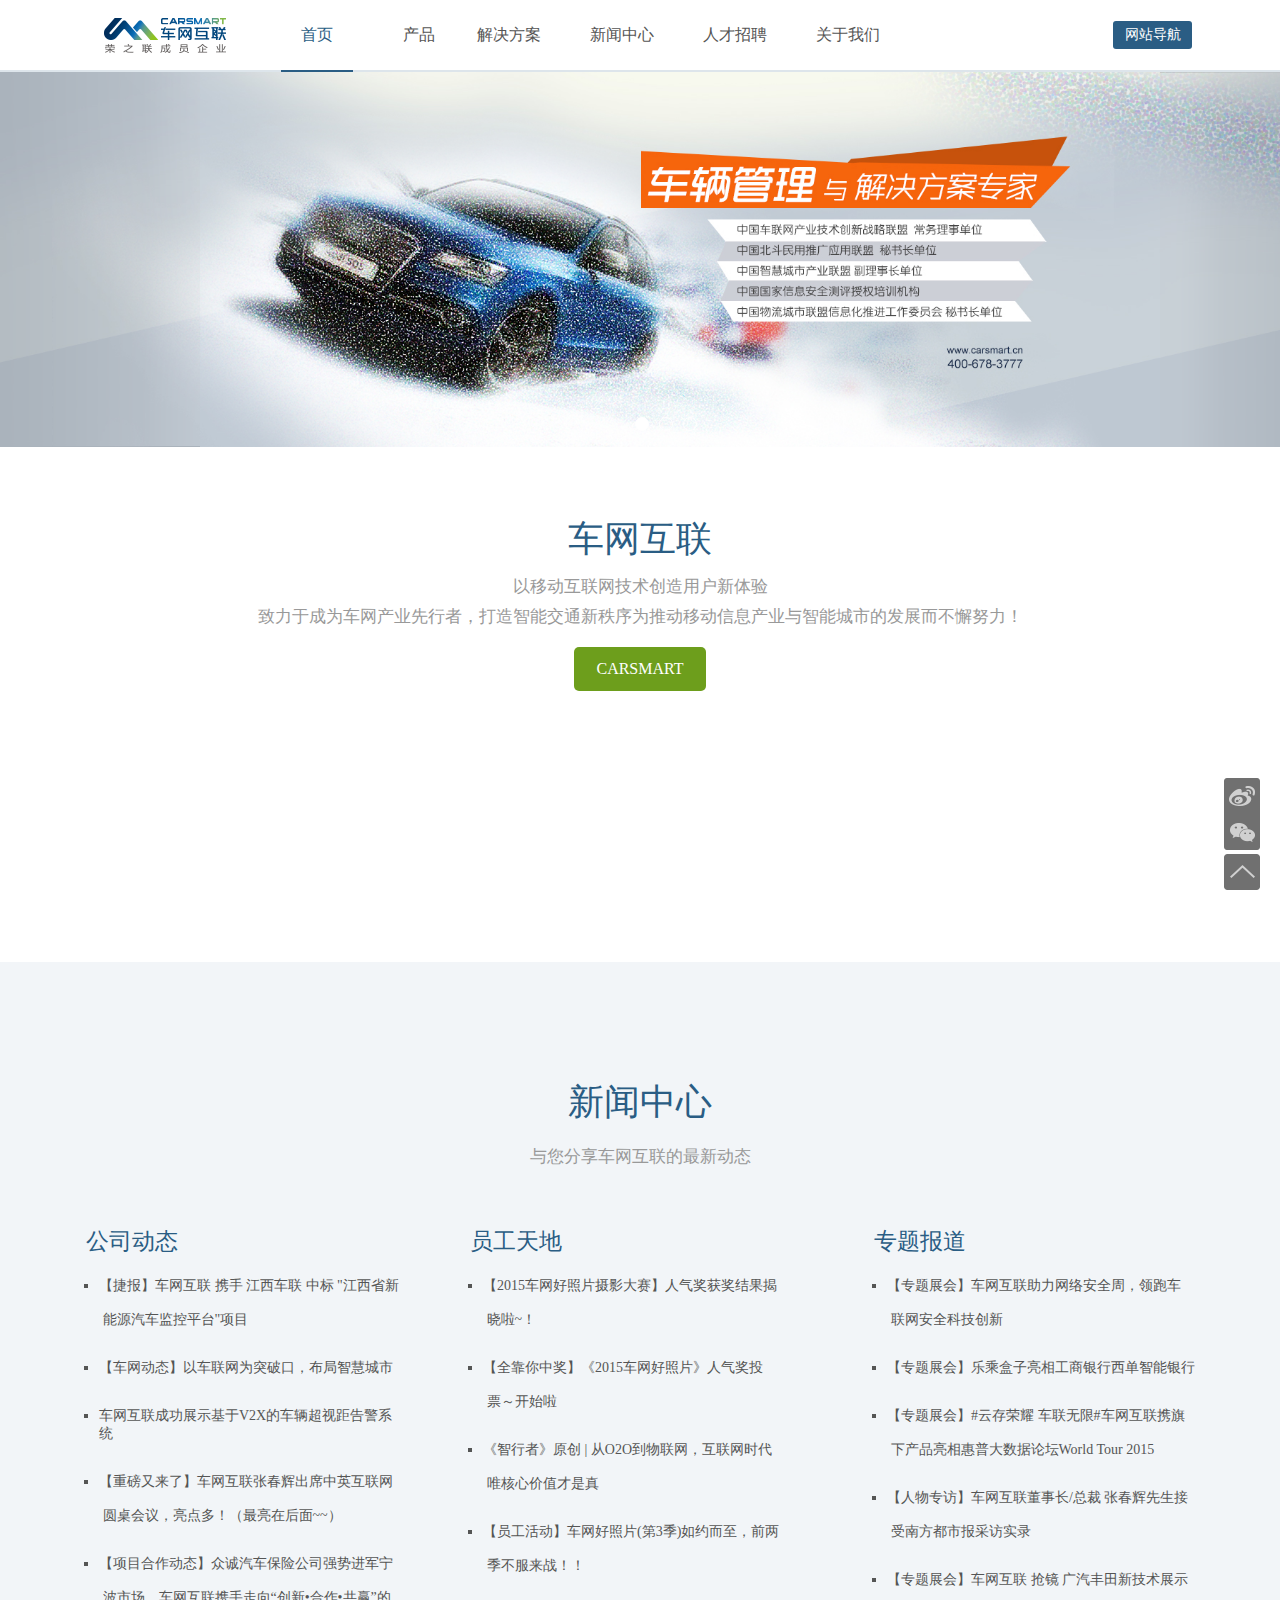
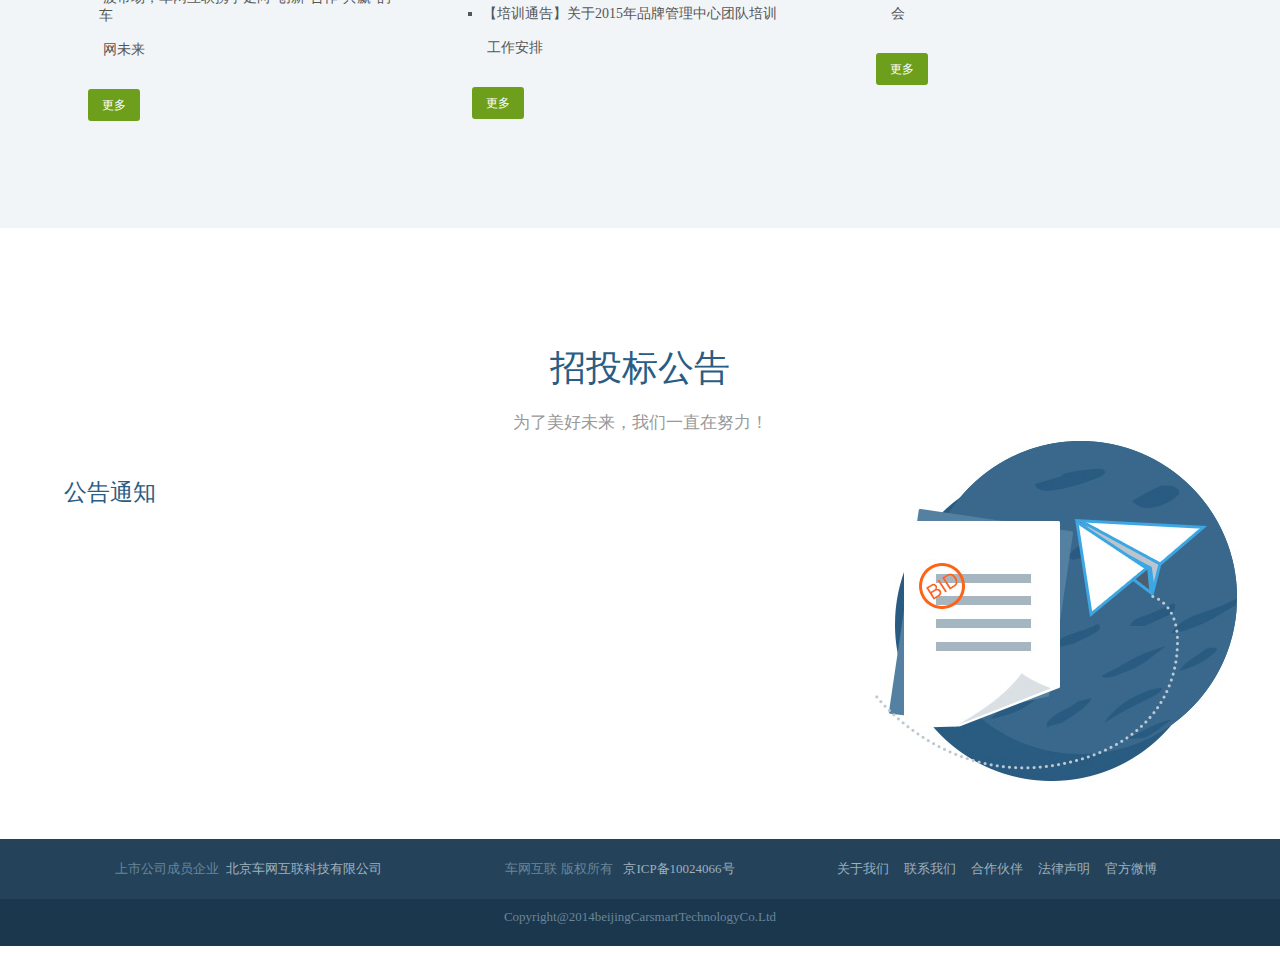
<file: index.html>
<!doctype html>
<html lang="en">
<head>
	<meta charset="UTF-8">
	<title>北京车网互联科技有限公司</title>
	<link rel="stylesheet" href="首页/css/index.css">
	<script src="函数/function.js"></script>
	<script src="函数/animate.js"></script>
	<script src="首页/js/index.js"></script>
</head>
<body>
	<div class="logo">
		<div class="logo1">
			<a href=""><img src="首页/images/logo.png" alt="" class="logo2"></a>
			<ul>
				<li class="sy"><a href="">首页</a></li>
				<li class="cp cp66"><a href="" class="lianjie">产品</a>
                    <div class="cpxl">
                    	<div class="cpxlw">
                    		<div class="cpxl1"><i>个人产品：</i></div>
                    		<a href="../二级页面/产品/乐乘/lecheng.html"><div class="cpxl2">乐乘</div></a>
                    		<a href=""><div class="cpxl3">智乘（即将发布）</div></a>
                    		<a href="file:///D:/WUIF1603-2/%E8%BD%A6%E7%BD%91%E4%BA%92%E8%81%94/%E4%BA%8C%E7%BA%A7%E9%A1%B5%E9%9D%A2/%E4%BA%A7%E5%93%81/%E7%BA%B7%E4%B9%98/fencheng.html"><div class="cpxl4">纷乘</div></a>
                    		<div class="cpxl5"><i>行业应用：</i></div>
                    		<a href=""><div class="cpxl6">车店通</div></a>
                    		<div class="cpxl7"><i>硬件产品：</i></div>
                    		<a href="..file:///D:/WUIF1603-2/%E8%BD%A6%E7%BD%91%E4%BA%92%E8%81%94/%E4%B8%89%E7%BA%A7%E9%A1%B5%E9%9D%A2/%E4%B9%90%E4%B9%98%E7%9B%92%E5%AD%90/hezi.html"><div class="cpxl8">乐乘盒子</div></a>
                    		<a href="file:///D:/WUIF1603-2/%E8%BD%A6%E7%BD%91%E4%BA%92%E8%81%94/%E4%BA%8C%E7%BA%A7%E9%A1%B5%E9%9D%A2/%E4%BA%A7%E5%93%81/%E7%BA%B7%E4%B9%98/fencheng.html"><div class="cpxl9">纷乘行车记录仪</div></a>
                    	</div>
                    </div>
				</li>
				<li class="jjfa cp66"><a href="" class="lianjie">解决方案</a>
                     <div class="cpxl">
                    	<div class="cpxlw">

                            <a href="file:///D:/WUIF1603-2/%E8%BD%A6%E7%BD%91%E4%BA%92%E8%81%94/%E4%BA%8C%E7%BA%A7%E9%A1%B5%E9%9D%A2/%E8%A7%A3%E5%86%B3%E6%96%B9%E6%A1%88/%E8%A1%8C%E4%B8%9A%E8%A7%A3%E5%86%B3%E6%96%B9%E6%A1%88/answer.html"><div class="cpxl2">行业解决方案</div></a>
                    		<a href="file:///D:/WUIF1603-2/%E8%BD%A6%E7%BD%91%E4%BA%92%E8%81%94/%E4%BA%8C%E7%BA%A7%E9%A1%B5%E9%9D%A2/%E8%A7%A3%E5%86%B3%E6%96%B9%E6%A1%88/%E8%A1%8C%E4%B8%9A%E8%A7%A3%E5%86%B3%E6%96%B9%E6%A1%88/answer.html"><div class="cpxl3">北斗应用系统</div></a>
                    	    <a href="file:///D:/WUIF1603-2/%E8%BD%A6%E7%BD%91%E4%BA%92%E8%81%94/%E4%BA%8C%E7%BA%A7%E9%A1%B5%E9%9D%A2/%E8%A7%A3%E5%86%B3%E6%96%B9%E6%A1%88/%E8%A1%8C%E4%B8%9A%E8%A7%A3%E5%86%B3%E6%96%B9%E6%A1%88/answer.html"><div class="cpxl9">智慧城市建设</div></a>
                    	</div>
                    </div>
				</li>
				<li class="xwzx cp66"><a href="" class="lianjie">新闻中心</a>
				    <div class="cpxl">
                    	<div class="cpxlw">

                            <a href="file:///D:/WUIF1603-2/%E8%BD%A6%E7%BD%91%E4%BA%92%E8%81%94/%E4%BA%8C%E7%BA%A7%E9%A1%B5%E9%9D%A2/%E6%96%B0%E9%97%BB%E4%B8%AD%E5%BF%83/%E5%85%AC%E5%8F%B8%E5%8A%A8%E6%80%81/gsdt.html"><div class="cpxl2">公司动态</div></a>
                    		<a href="file:///D:/WUIF1603-2/%E8%BD%A6%E7%BD%91%E4%BA%92%E8%81%94/%E4%BA%8C%E7%BA%A7%E9%A1%B5%E9%9D%A2/%E6%96%B0%E9%97%BB%E4%B8%AD%E5%BF%83/%E5%85%AC%E5%8F%B8%E5%8A%A8%E6%80%81/gsdt.html"><div class="cpxl3">员工天地</div></a>
                    	    <a href="file:///D:/WUIF1603-2/%E8%BD%A6%E7%BD%91%E4%BA%92%E8%81%94/%E4%BA%8C%E7%BA%A7%E9%A1%B5%E9%9D%A2/%E6%96%B0%E9%97%BB%E4%B8%AD%E5%BF%83/%E5%85%AC%E5%8F%B8%E5%8A%A8%E6%80%81/gsdt.html"><div class="cpxl9">专题报道</div></a>
                    	</div>
                    </div>
                </li>
				<li class="rczp"><a href="file:///D:/WUIF1603-2/%E8%BD%A6%E7%BD%91%E4%BA%92%E8%81%94/%E4%BA%8C%E7%BA%A7%E9%A1%B5%E9%9D%A2/%E4%BA%BA%E6%89%8D%E6%8B%9B%E8%81%98/zhaopin.html" class="lianjie lianjie1">人才招聘</a></li>
				<li class="gywm  cp66"><a href="file:///D:/WUIF1603-2/%E8%BD%A6%E7%BD%91%E4%BA%92%E8%81%94/%E4%BA%8C%E7%BA%A7%E9%A1%B5%E9%9D%A2/%E5%85%B3%E4%BA%8E%E6%88%91%E4%BB%AC/%E5%85%AC%E5%8F%B8%E7%AE%80%E4%BB%8B/gsjj.html" class="lianjie">关于我们</a>
                    <div class="cpxl">
                    	<div class="cpxlw">

                            <a href="file:///D:/WUIF1603-2/%E8%BD%A6%E7%BD%91%E4%BA%92%E8%81%94/%E4%BA%8C%E7%BA%A7%E9%A1%B5%E9%9D%A2/%E5%85%B3%E4%BA%8E%E6%88%91%E4%BB%AC/%E5%85%AC%E5%8F%B8%E7%AE%80%E4%BB%8B/gsjj.html"><div class="cpxl2">公司简介</div></a>
                    		<a href="file:///D:/WUIF1603-2/%E8%BD%A6%E7%BD%91%E4%BA%92%E8%81%94/%E4%BA%8C%E7%BA%A7%E9%A1%B5%E9%9D%A2/%E5%85%B3%E4%BA%8E%E6%88%91%E4%BB%AC/%E5%85%AC%E5%8F%B8%E7%AE%80%E4%BB%8B/gsjj.html"><div class="cpxl3">企业文化</div></a>
                    		<a href="file:///D:/WUIF1603-2/%E8%BD%A6%E7%BD%91%E4%BA%92%E8%81%94/%E4%BA%8C%E7%BA%A7%E9%A1%B5%E9%9D%A2/%E5%85%B3%E4%BA%8E%E6%88%91%E4%BB%AC/%E5%85%AC%E5%8F%B8%E7%AE%80%E4%BB%8B/gsjj.html"><div class="cpxl4">大事记</div></a>
                    		<a href="file:///D:/WUIF1603-2/%E8%BD%A6%E7%BD%91%E4%BA%92%E8%81%94/%E4%BA%8C%E7%BA%A7%E9%A1%B5%E9%9D%A2/%E5%85%B3%E4%BA%8E%E6%88%91%E4%BB%AC/%E5%85%AC%E5%8F%B8%E7%AE%80%E4%BB%8B/gsjj.html"><div class="cpxl6">资质&荣誉</div></a>
                    	    <a href="file:///D:/WUIF1603-2/%E8%BD%A6%E7%BD%91%E4%BA%92%E8%81%94/%E4%BA%8C%E7%BA%A7%E9%A1%B5%E9%9D%A2/%E5%85%B3%E4%BA%8E%E6%88%91%E4%BB%AC/%E5%85%AC%E5%8F%B8%E7%AE%80%E4%BB%8B/gsjj.html"><div class="cpxl9">合作伙伴</div></a>
                    	</div>
                    </div>
				</li>
				<li class="wzdh"><a href="" class="lianjie">网站导航
                 <div class="wzdhdx"></div>
				</li></a>
			</ul>
		</div>
	</div>
	<div class="nr">
        <!-- 轮播开始 -->
		<div class="window">
           <div class="box">
             <a href=""><img src="首页/images/1.jpg" alt=""></a>
             <a href=""><img src="首页/images/2.jpg" alt=""></a>
             <a href=""><img src="首页/images/3.jpg" alt=""></a>
             
           </div>
           <ul>
             <li></li>
             <li></li>
             <li></li>
             
           </ul>
    
          <div class="Left"><img src="首页/images/7.jpg" alt="">
                
          </div>
          <div class="Right"><img src="首页/images/8.jpg" alt=""></div>
           <!-- <div class="zuojt"></div> -->
        </div>
       <!-- window结束 -->
       



       <div class="hljs1">车网互联</div>
       <div class="hljs2">以移动互联网技术创造用户新体验</div>
       <div class="hljs3">致力于成为车网产业先行者，打造智能交通新秩序为推动移动信息产业与智能城市的发展而不懈努力！</div>
       <div class="hljs4">
           
           <a href=""><div class="hljs5">CARSMART
            <div class="baitu1"></div>
           </div></a>
       </div>
       <div class="stp">
        <div class="stp2">
           <div class="stp1"><img src="首页/images/9.jpg" alt="">车辆软硬件</div>
           <div class="stp1"><img src="首页/images/10.jpg" alt="">移动终端软件</div>
           <div class="stp1"><img src="首页/images/11.jpg" alt="">互联网应用</div>
           <div class="stp1"><img src="首页/images/12.jpg" alt="">行业应用平台</div>
       </div>
       <!-- 四张图片限制宽 -->
       </div>
       <!-- 四张图片完结 -->

       <!-- 下边新闻中心 -->
       <div class="xwzxzj">
         
         <div class="xwzxzj1">新闻中心</div>
         <div class="xwzxzj2">与您分享车网互联的最新动态</div>
          <div class="gsdt">
            <div class="gsdt1">
              <div class="gsdt11">公司动态</div>
              <ul style="list-style-type:square">
                <li><a href="">【捷报】车网互联 携手 江西车联 中标 "江西省新<br><br>&nbsp;能源汽车监控平台"项目</a></li>
                <li><a href="">【车网动态】以车联网为突破口，布局智慧城市</a></li>
                <li><a href="">车网互联成功展示基于V2X的车辆超视距告警系统</a></li>
                <li><a href="">【重磅又来了】车网互联张春辉出席中英互联网<br><br>&nbsp;圆桌会议，亮点多！（最亮在后面~~）</a></li>
                <li><a href="">【项目合作动态】众诚汽车保险公司强势进军宁<br><br>&nbsp;波市场，车网互联携手走向“创新•合作•共赢”的车<br><br>&nbsp;网未来</a></li>
              </ul>
              <a href=""><div class="more">更多
              <div class="baitu"></div>
              </div></a>
            </div>
            <div class="gsdt2">
              <div class="gsdt11">员工天地</div>
              <ul style="list-style-type:square">
                <li><a href="">【2015车网好照片摄影大赛】人气奖获奖结果揭<br><br>&nbsp;晓啦~！</a></li>
                <li><a href="">【全靠你中奖】《2015车网好照片》人气奖投<br><br>&nbsp;票～开始啦</a></li>
                <li><a href="">《智行者》原创 | 从O2O到物联网，互联网时代<br><br>&nbsp;唯核心价值才是真</a></li>
                <li><a href="">【员工活动】车网好照片(第3季)如约而至，前两<br><br>&nbsp;季不服来战！！</a></li>
                <li><a href="">【培训通告】关于2015年品牌管理中心团队培训<br><br>&nbsp;工作安排</a></li>
              </ul>
              <a href=""><div class="more">更多
                <div class="baitu"></div>

              </div></a>
            </div>
            <div class="gsdt3">
              <div class="gsdt11">专题报道</div>
              <ul style="list-style-type:square">
                <li><a href="">【专题展会】车网互联助力网络安全周，领跑车<br><br>&nbsp;联网安全科技创新</a></li>
                <li><a href="">【专题展会】乐乘盒子亮相工商银行西单智能银行</a></li>
                <li><a href="">【专题展会】#云存荣耀 车联无限#车网互联携旗<br><br>&nbsp;下产品亮相惠普大数据论坛World Tour 2015</a></li>
                <li><a href="">【人物专访】车网互联董事长/总裁 张春辉先生接<br><br>&nbsp;受南方都市报采访实录</a></li>
                <li><a href="">【专题展会】车网互联 抢镜 广汽丰田新技术展示<br><br>&nbsp;会</a></li>
              </ul>
              <a href=""><div class="more">更多
                <div class="baitu"></div>
              </div></a>
            </div>
          </div>
       </div>


       <!-- 下部招投标 -->

       <div class="ztb">
         
         <div class="xwzxzj1">招投标公告</div>
         <div class="xwzxzj2">为了美好未来，我们一直在努力！</div>
         <div class="ggtz">
           
           <div class="ggtz1">公告通知</div>
           <div class="ggtz2"><img src="首页/images/13.jpg" alt=""></div>
         </div>
       </div>
       <div class="ssgs">
         <div class="ssgs1">
           <div class="ssgs2">上市公司成员企业</div>
           <div class="ssgs3">北京车网互联科技有限公司</div>
           <div class="ssgs4">车网互联&nbsp;版权所有</div>
           <div class="ssgs5">京ICP备10024066号</div>
           <ul >
             <li class="ssgs6"><a href="">关于我们</a></li>
             <li class="ssgs6"><a href="">联系我们</a></li>
             <li class="ssgs6"><a href="">合作伙伴</a></li>
             <li class="ssgs6"><a href="">法律声明</a></li>
             <li class="ssgs6"><a href="">官方微博</a></li>
           </ul>

         </div>
       </div>
       <div class="foot">
         <div class="foot1">Copyright@2014beijingCarsmartTechnologyCo.Ltd</div>
       </div>
	</div>
    <!-- 内容结束 -->



     <div class="ycdw">
      <div class="ycdw1">
        <div class="ycdw11"></div>
      </div>
      <div class="ycdw2">
        <div class="ycdw22"></div>
        
      </div>
    </div>
      <div class="ycdw3"></div>
   

</body>
</html>
</file>
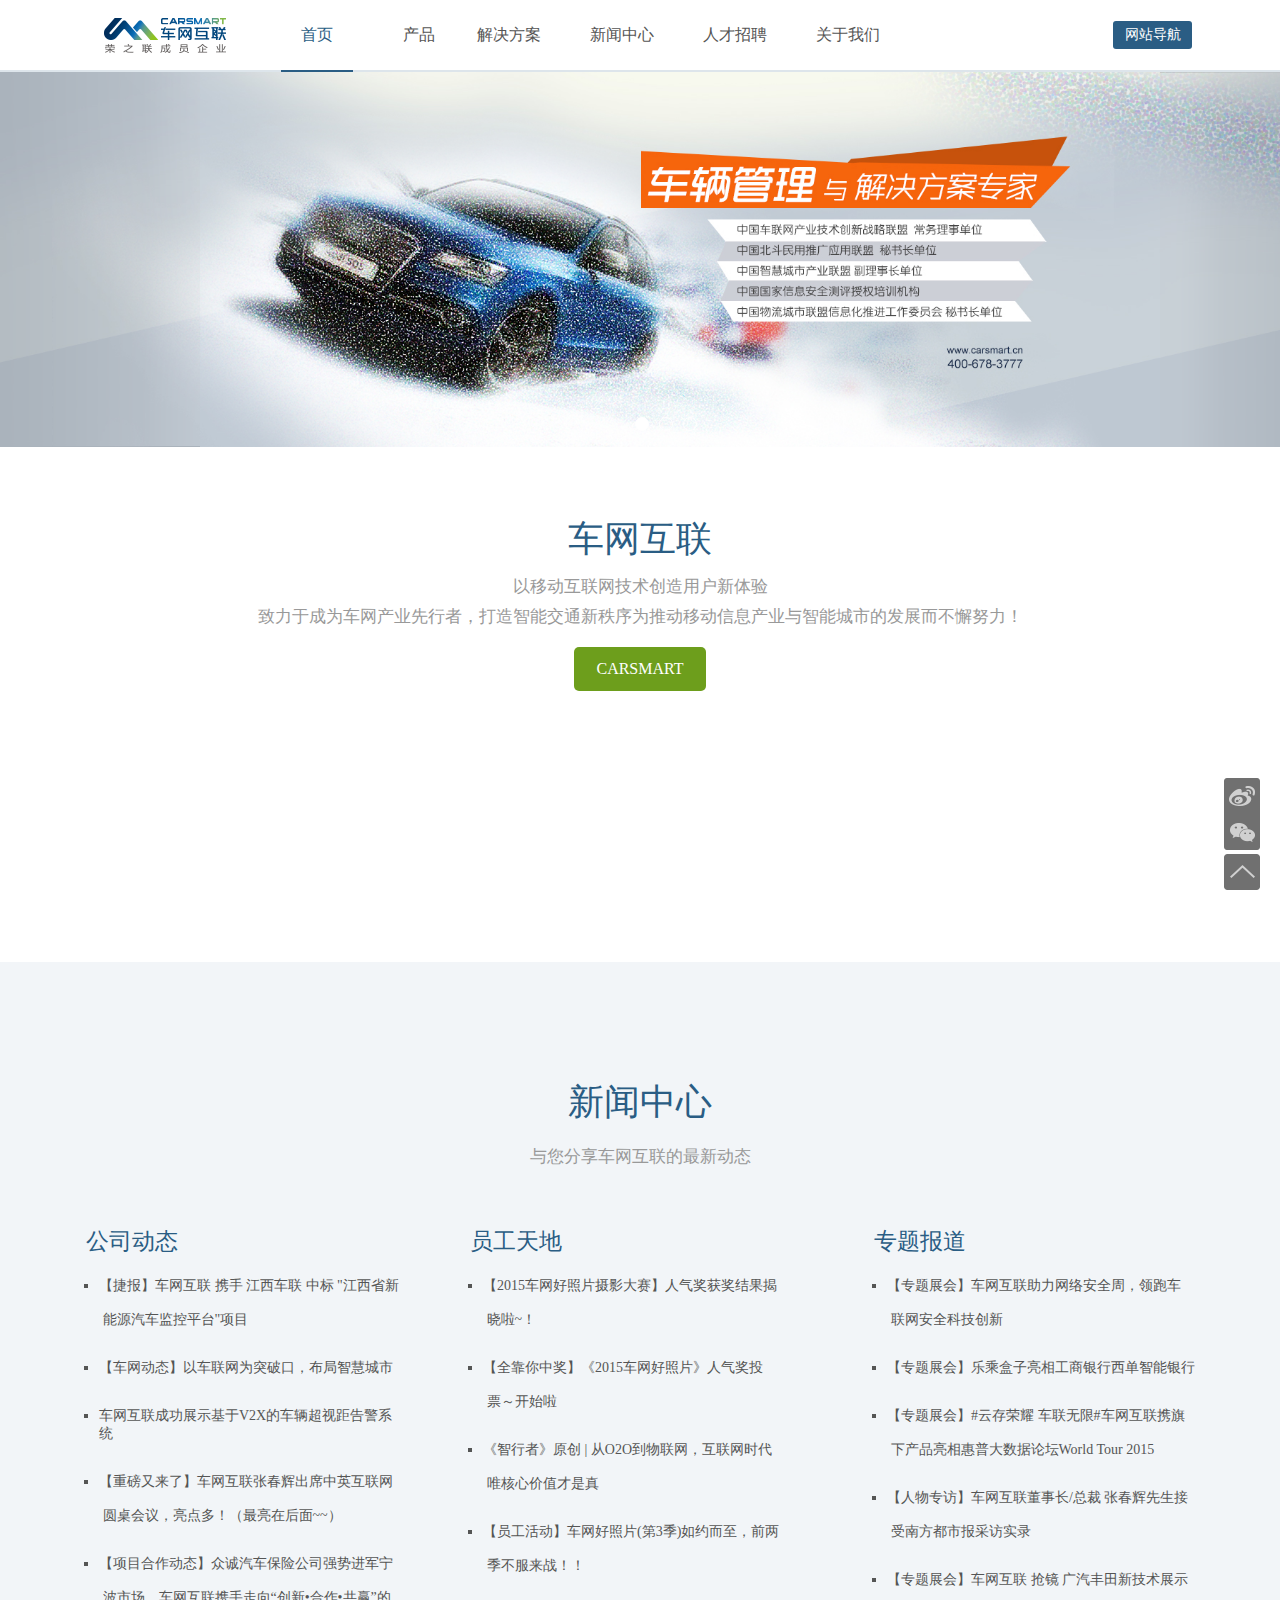
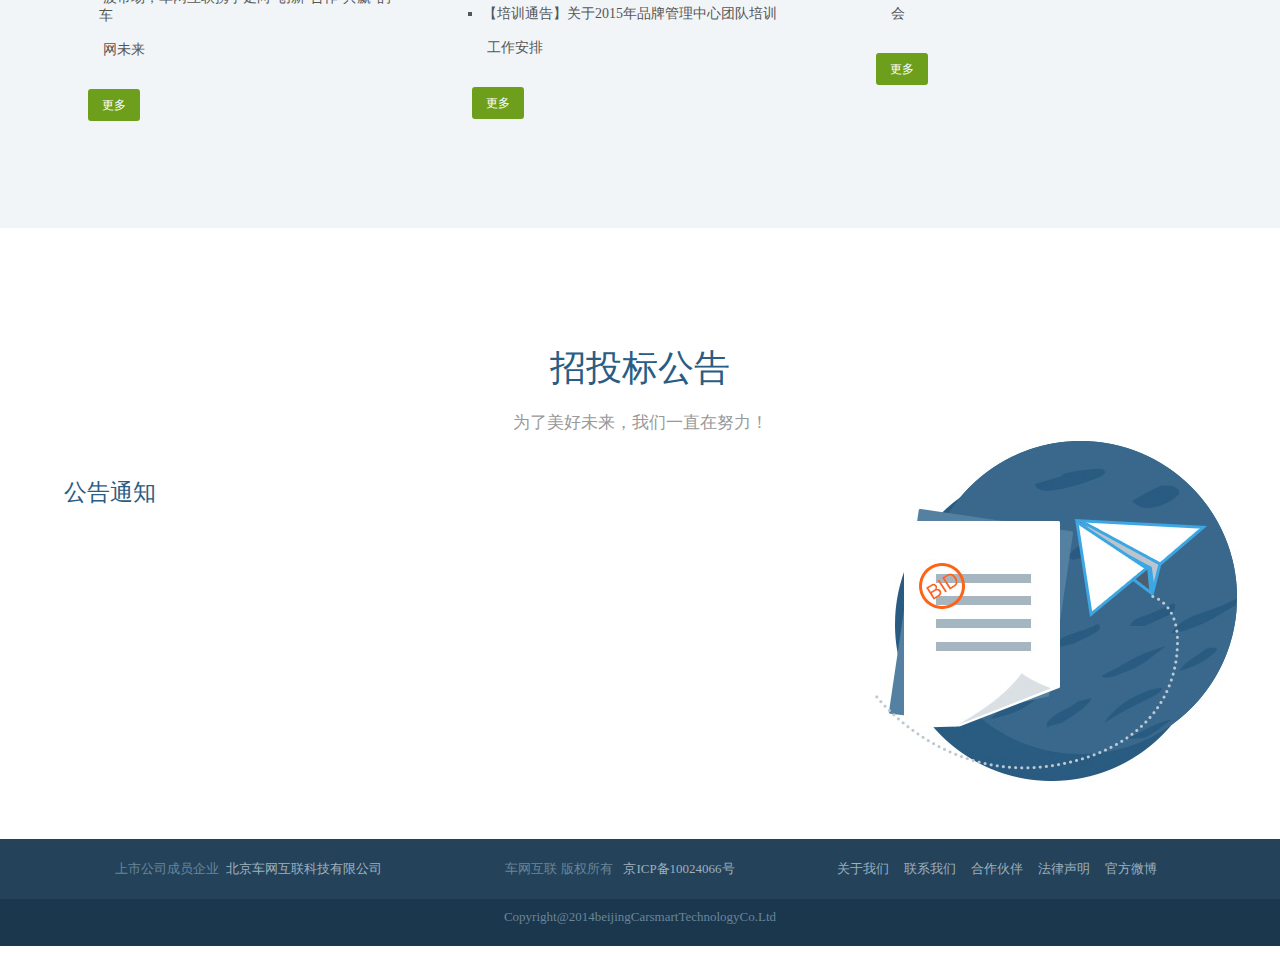
<file: 首页/index.html>
<!doctype html>
<html lang="en">
<head>
	<meta charset="UTF-8">
	<title>北京车网互联科技有限公司</title>
	<link rel="stylesheet" href="css/index.css">
	<script src="../函数/function.js"></script>
	<script src="../函数/animate.js"></script>
	<script src="js/index.js"></script>
</head>
<body>
	<div class="logo">
		<div class="logo1">
			<a href=""><img src="images/logo.png" alt="" class="logo2"></a>
			<ul>
				<li class="sy"><a href="">首页</a></li>
				<li class="cp cp66"><a href="" class="lianjie">产品</a>
                    <div class="cpxl">
                    	<div class="cpxlw">
                    		<div class="cpxl1"><i>个人产品：</i></div>
                    		<a href="../二级页面/产品/乐乘/lecheng.html"><div class="cpxl2">乐乘</div></a>
                    		<a href=""><div class="cpxl3">智乘（即将发布）</div></a>
                    		<a href="file:///D:/WUIF1603-2/%E8%BD%A6%E7%BD%91%E4%BA%92%E8%81%94/%E4%BA%8C%E7%BA%A7%E9%A1%B5%E9%9D%A2/%E4%BA%A7%E5%93%81/%E7%BA%B7%E4%B9%98/fencheng.html"><div class="cpxl4">纷乘</div></a>
                    		<div class="cpxl5"><i>行业应用：</i></div>
                    		<a href=""><div class="cpxl6">车店通</div></a>
                    		<div class="cpxl7"><i>硬件产品：</i></div>
                    		<a href="..file:///D:/WUIF1603-2/%E8%BD%A6%E7%BD%91%E4%BA%92%E8%81%94/%E4%B8%89%E7%BA%A7%E9%A1%B5%E9%9D%A2/%E4%B9%90%E4%B9%98%E7%9B%92%E5%AD%90/hezi.html"><div class="cpxl8">乐乘盒子</div></a>
                    		<a href="file:///D:/WUIF1603-2/%E8%BD%A6%E7%BD%91%E4%BA%92%E8%81%94/%E4%BA%8C%E7%BA%A7%E9%A1%B5%E9%9D%A2/%E4%BA%A7%E5%93%81/%E7%BA%B7%E4%B9%98/fencheng.html"><div class="cpxl9">纷乘行车记录仪</div></a>
                    	</div>
                    </div>
				</li>
				<li class="jjfa cp66"><a href="" class="lianjie">解决方案</a>
                     <div class="cpxl">
                    	<div class="cpxlw">

                            <a href="file:///D:/WUIF1603-2/%E8%BD%A6%E7%BD%91%E4%BA%92%E8%81%94/%E4%BA%8C%E7%BA%A7%E9%A1%B5%E9%9D%A2/%E8%A7%A3%E5%86%B3%E6%96%B9%E6%A1%88/%E8%A1%8C%E4%B8%9A%E8%A7%A3%E5%86%B3%E6%96%B9%E6%A1%88/answer.html"><div class="cpxl2">行业解决方案</div></a>
                    		<a href="file:///D:/WUIF1603-2/%E8%BD%A6%E7%BD%91%E4%BA%92%E8%81%94/%E4%BA%8C%E7%BA%A7%E9%A1%B5%E9%9D%A2/%E8%A7%A3%E5%86%B3%E6%96%B9%E6%A1%88/%E8%A1%8C%E4%B8%9A%E8%A7%A3%E5%86%B3%E6%96%B9%E6%A1%88/answer.html"><div class="cpxl3">北斗应用系统</div></a>
                    	    <a href="file:///D:/WUIF1603-2/%E8%BD%A6%E7%BD%91%E4%BA%92%E8%81%94/%E4%BA%8C%E7%BA%A7%E9%A1%B5%E9%9D%A2/%E8%A7%A3%E5%86%B3%E6%96%B9%E6%A1%88/%E8%A1%8C%E4%B8%9A%E8%A7%A3%E5%86%B3%E6%96%B9%E6%A1%88/answer.html"><div class="cpxl9">智慧城市建设</div></a>
                    	</div>
                    </div>
				</li>
				<li class="xwzx cp66"><a href="" class="lianjie">新闻中心</a>
				    <div class="cpxl">
                    	<div class="cpxlw">

                            <a href="file:///D:/WUIF1603-2/%E8%BD%A6%E7%BD%91%E4%BA%92%E8%81%94/%E4%BA%8C%E7%BA%A7%E9%A1%B5%E9%9D%A2/%E6%96%B0%E9%97%BB%E4%B8%AD%E5%BF%83/%E5%85%AC%E5%8F%B8%E5%8A%A8%E6%80%81/gsdt.html"><div class="cpxl2">公司动态</div></a>
                    		<a href="file:///D:/WUIF1603-2/%E8%BD%A6%E7%BD%91%E4%BA%92%E8%81%94/%E4%BA%8C%E7%BA%A7%E9%A1%B5%E9%9D%A2/%E6%96%B0%E9%97%BB%E4%B8%AD%E5%BF%83/%E5%85%AC%E5%8F%B8%E5%8A%A8%E6%80%81/gsdt.html"><div class="cpxl3">员工天地</div></a>
                    	    <a href="file:///D:/WUIF1603-2/%E8%BD%A6%E7%BD%91%E4%BA%92%E8%81%94/%E4%BA%8C%E7%BA%A7%E9%A1%B5%E9%9D%A2/%E6%96%B0%E9%97%BB%E4%B8%AD%E5%BF%83/%E5%85%AC%E5%8F%B8%E5%8A%A8%E6%80%81/gsdt.html"><div class="cpxl9">专题报道</div></a>
                    	</div>
                    </div>
                </li>
				<li class="rczp"><a href="file:///D:/WUIF1603-2/%E8%BD%A6%E7%BD%91%E4%BA%92%E8%81%94/%E4%BA%8C%E7%BA%A7%E9%A1%B5%E9%9D%A2/%E4%BA%BA%E6%89%8D%E6%8B%9B%E8%81%98/zhaopin.html" class="lianjie lianjie1">人才招聘</a></li>
				<li class="gywm  cp66"><a href="file:///D:/WUIF1603-2/%E8%BD%A6%E7%BD%91%E4%BA%92%E8%81%94/%E4%BA%8C%E7%BA%A7%E9%A1%B5%E9%9D%A2/%E5%85%B3%E4%BA%8E%E6%88%91%E4%BB%AC/%E5%85%AC%E5%8F%B8%E7%AE%80%E4%BB%8B/gsjj.html" class="lianjie">关于我们</a>
                    <div class="cpxl">
                    	<div class="cpxlw">

                            <a href="file:///D:/WUIF1603-2/%E8%BD%A6%E7%BD%91%E4%BA%92%E8%81%94/%E4%BA%8C%E7%BA%A7%E9%A1%B5%E9%9D%A2/%E5%85%B3%E4%BA%8E%E6%88%91%E4%BB%AC/%E5%85%AC%E5%8F%B8%E7%AE%80%E4%BB%8B/gsjj.html"><div class="cpxl2">公司简介</div></a>
                    		<a href="file:///D:/WUIF1603-2/%E8%BD%A6%E7%BD%91%E4%BA%92%E8%81%94/%E4%BA%8C%E7%BA%A7%E9%A1%B5%E9%9D%A2/%E5%85%B3%E4%BA%8E%E6%88%91%E4%BB%AC/%E5%85%AC%E5%8F%B8%E7%AE%80%E4%BB%8B/gsjj.html"><div class="cpxl3">企业文化</div></a>
                    		<a href="file:///D:/WUIF1603-2/%E8%BD%A6%E7%BD%91%E4%BA%92%E8%81%94/%E4%BA%8C%E7%BA%A7%E9%A1%B5%E9%9D%A2/%E5%85%B3%E4%BA%8E%E6%88%91%E4%BB%AC/%E5%85%AC%E5%8F%B8%E7%AE%80%E4%BB%8B/gsjj.html"><div class="cpxl4">大事记</div></a>
                    		<a href="file:///D:/WUIF1603-2/%E8%BD%A6%E7%BD%91%E4%BA%92%E8%81%94/%E4%BA%8C%E7%BA%A7%E9%A1%B5%E9%9D%A2/%E5%85%B3%E4%BA%8E%E6%88%91%E4%BB%AC/%E5%85%AC%E5%8F%B8%E7%AE%80%E4%BB%8B/gsjj.html"><div class="cpxl6">资质&荣誉</div></a>
                    	    <a href="file:///D:/WUIF1603-2/%E8%BD%A6%E7%BD%91%E4%BA%92%E8%81%94/%E4%BA%8C%E7%BA%A7%E9%A1%B5%E9%9D%A2/%E5%85%B3%E4%BA%8E%E6%88%91%E4%BB%AC/%E5%85%AC%E5%8F%B8%E7%AE%80%E4%BB%8B/gsjj.html"><div class="cpxl9">合作伙伴</div></a>
                    	</div>
                    </div>
				</li>
				<li class="wzdh"><a href="" class="lianjie">网站导航
                 <div class="wzdhdx"></div>
				</li></a>
			</ul>
		</div>
	</div>
	<div class="nr">
        <!-- 轮播开始 -->
		<div class="window">
           <div class="box">
             <a href=""><img src="images/1.jpg" alt=""></a>
             <a href=""><img src="images/2.jpg" alt=""></a>
             <a href=""><img src="images/3.jpg" alt=""></a>
             
           </div>
           <ul>
             <li></li>
             <li></li>
             <li></li>
             
           </ul>
    
          <div class="Left"><img src="images/7.jpg" alt="">
                
          </div>
          <div class="Right"><img src="images/8.jpg" alt=""></div>
           <!-- <div class="zuojt"></div> -->
        </div>
       <!-- window结束 -->
       



       <div class="hljs1">车网互联</div>
       <div class="hljs2">以移动互联网技术创造用户新体验</div>
       <div class="hljs3">致力于成为车网产业先行者，打造智能交通新秩序为推动移动信息产业与智能城市的发展而不懈努力！</div>
       <div class="hljs4">
           
           <a href=""><div class="hljs5">CARSMART
            <div class="baitu1"></div>
           </div></a>
       </div>
       <div class="stp">
        <div class="stp2">
           <div class="stp1"><img src="images/9.jpg" alt="">车辆软硬件</div>
           <div class="stp1"><img src="images/10.jpg" alt="">移动终端软件</div>
           <div class="stp1"><img src="images/11.jpg" alt="">互联网应用</div>
           <div class="stp1"><img src="images/12.jpg" alt="">行业应用平台</div>
       </div>
       <!-- 四张图片限制宽 -->
       </div>
       <!-- 四张图片完结 -->

       <!-- 下边新闻中心 -->
       <div class="xwzxzj">
         
         <div class="xwzxzj1">新闻中心</div>
         <div class="xwzxzj2">与您分享车网互联的最新动态</div>
          <div class="gsdt">
            <div class="gsdt1">
              <div class="gsdt11">公司动态</div>
              <ul style="list-style-type:square">
                <li><a href="">【捷报】车网互联 携手 江西车联 中标 "江西省新<br><br>&nbsp;能源汽车监控平台"项目</a></li>
                <li><a href="">【车网动态】以车联网为突破口，布局智慧城市</a></li>
                <li><a href="">车网互联成功展示基于V2X的车辆超视距告警系统</a></li>
                <li><a href="">【重磅又来了】车网互联张春辉出席中英互联网<br><br>&nbsp;圆桌会议，亮点多！（最亮在后面~~）</a></li>
                <li><a href="">【项目合作动态】众诚汽车保险公司强势进军宁<br><br>&nbsp;波市场，车网互联携手走向“创新•合作•共赢”的车<br><br>&nbsp;网未来</a></li>
              </ul>
              <a href=""><div class="more">更多
              <div class="baitu"></div>
              </div></a>
            </div>
            <div class="gsdt2">
              <div class="gsdt11">员工天地</div>
              <ul style="list-style-type:square">
                <li><a href="">【2015车网好照片摄影大赛】人气奖获奖结果揭<br><br>&nbsp;晓啦~！</a></li>
                <li><a href="">【全靠你中奖】《2015车网好照片》人气奖投<br><br>&nbsp;票～开始啦</a></li>
                <li><a href="">《智行者》原创 | 从O2O到物联网，互联网时代<br><br>&nbsp;唯核心价值才是真</a></li>
                <li><a href="">【员工活动】车网好照片(第3季)如约而至，前两<br><br>&nbsp;季不服来战！！</a></li>
                <li><a href="">【培训通告】关于2015年品牌管理中心团队培训<br><br>&nbsp;工作安排</a></li>
              </ul>
              <a href=""><div class="more">更多
                <div class="baitu"></div>

              </div></a>
            </div>
            <div class="gsdt3">
              <div class="gsdt11">专题报道</div>
              <ul style="list-style-type:square">
                <li><a href="">【专题展会】车网互联助力网络安全周，领跑车<br><br>&nbsp;联网安全科技创新</a></li>
                <li><a href="">【专题展会】乐乘盒子亮相工商银行西单智能银行</a></li>
                <li><a href="">【专题展会】#云存荣耀 车联无限#车网互联携旗<br><br>&nbsp;下产品亮相惠普大数据论坛World Tour 2015</a></li>
                <li><a href="">【人物专访】车网互联董事长/总裁 张春辉先生接<br><br>&nbsp;受南方都市报采访实录</a></li>
                <li><a href="">【专题展会】车网互联 抢镜 广汽丰田新技术展示<br><br>&nbsp;会</a></li>
              </ul>
              <a href=""><div class="more">更多
                <div class="baitu"></div>
              </div></a>
            </div>
          </div>
       </div>


       <!-- 下部招投标 -->

       <div class="ztb">
         
         <div class="xwzxzj1">招投标公告</div>
         <div class="xwzxzj2">为了美好未来，我们一直在努力！</div>
         <div class="ggtz">
           
           <div class="ggtz1">公告通知</div>
           <div class="ggtz2"><img src="images/13.jpg" alt=""></div>
         </div>
       </div>
       <div class="ssgs">
         <div class="ssgs1">
           <div class="ssgs2">上市公司成员企业</div>
           <div class="ssgs3">北京车网互联科技有限公司</div>
           <div class="ssgs4">车网互联&nbsp;版权所有</div>
           <div class="ssgs5">京ICP备10024066号</div>
           <ul >
             <li class="ssgs6"><a href="">关于我们</a></li>
             <li class="ssgs6"><a href="">联系我们</a></li>
             <li class="ssgs6"><a href="">合作伙伴</a></li>
             <li class="ssgs6"><a href="">法律声明</a></li>
             <li class="ssgs6"><a href="">官方微博</a></li>
           </ul>

         </div>
       </div>
       <div class="foot">
         <div class="foot1">Copyright@2014beijingCarsmartTechnologyCo.Ltd</div>
       </div>
	</div>
    <!-- 内容结束 -->



     <div class="ycdw">
      <div class="ycdw1">
        <div class="ycdw11"></div>
      </div>
      <div class="ycdw2">
        <div class="ycdw22"></div>
        
      </div>
    </div>
      <div class="ycdw3"></div>
   

</body>
</html>
</file>
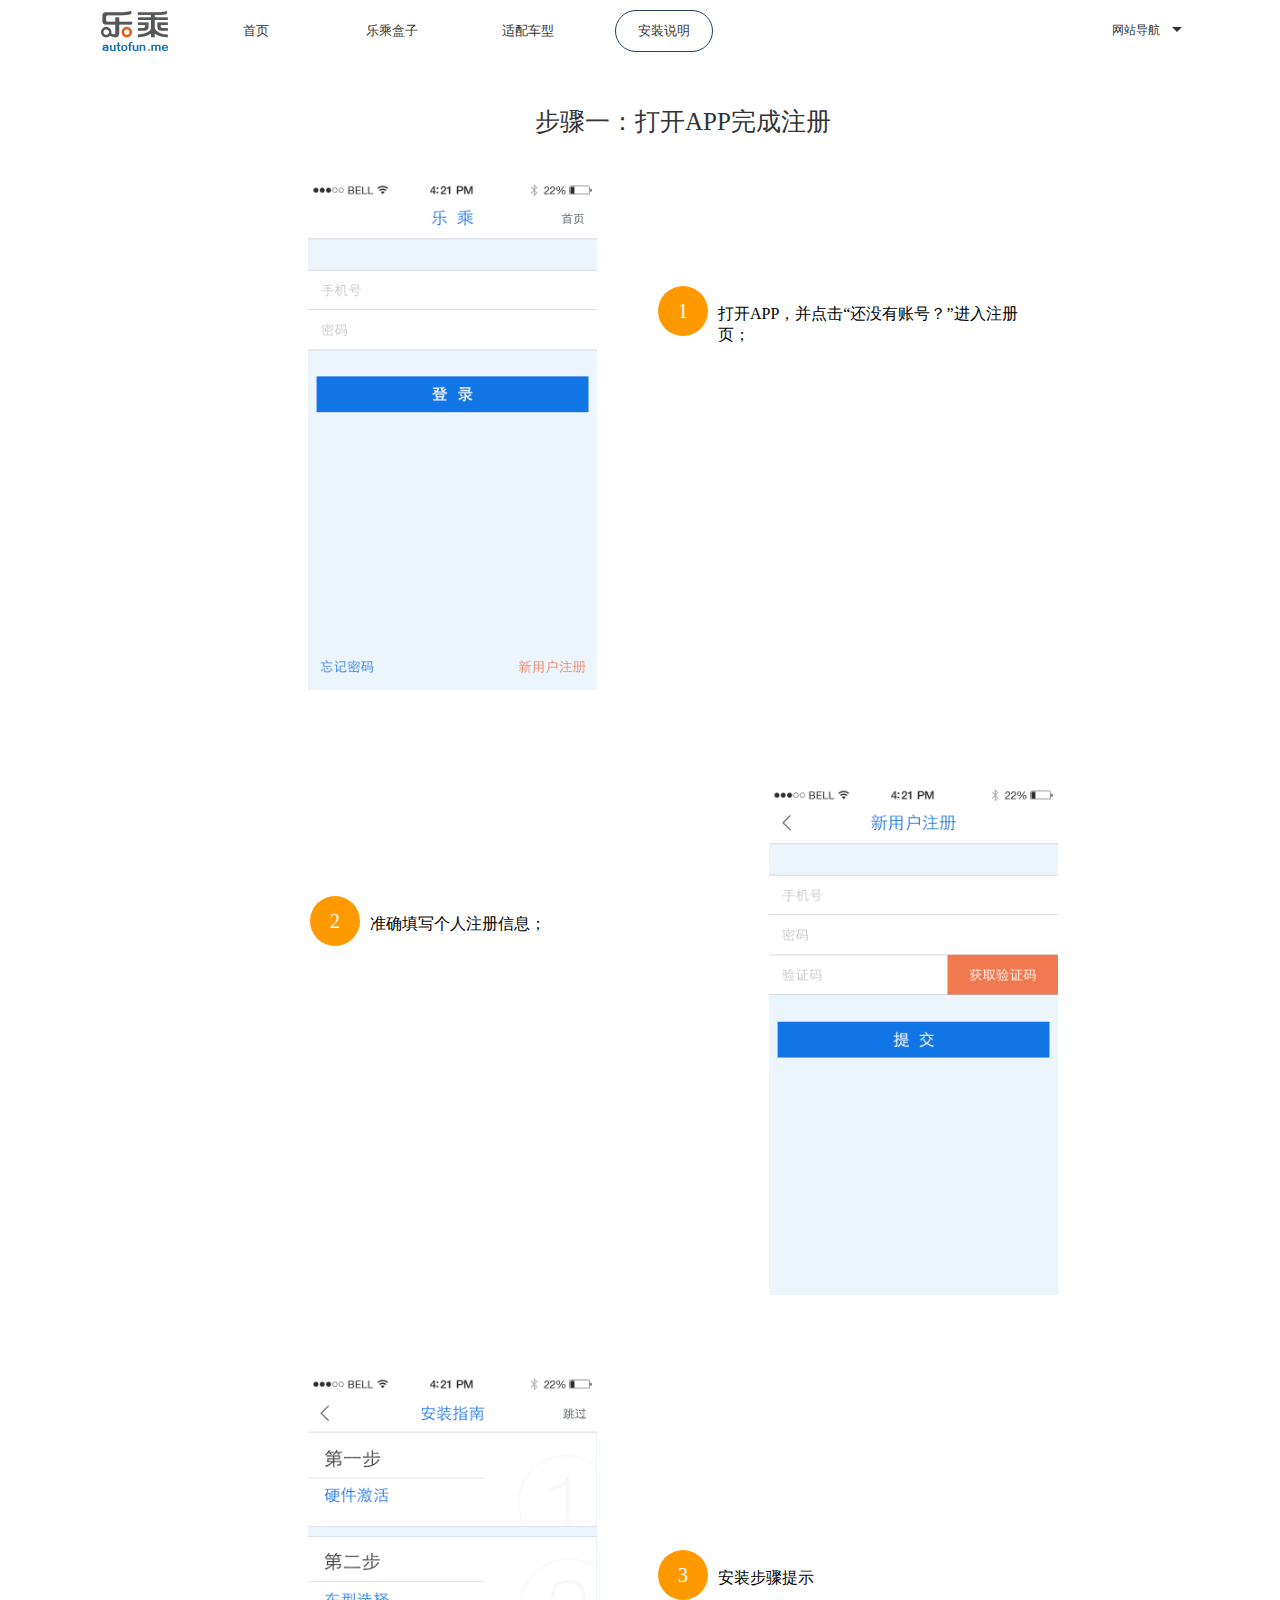
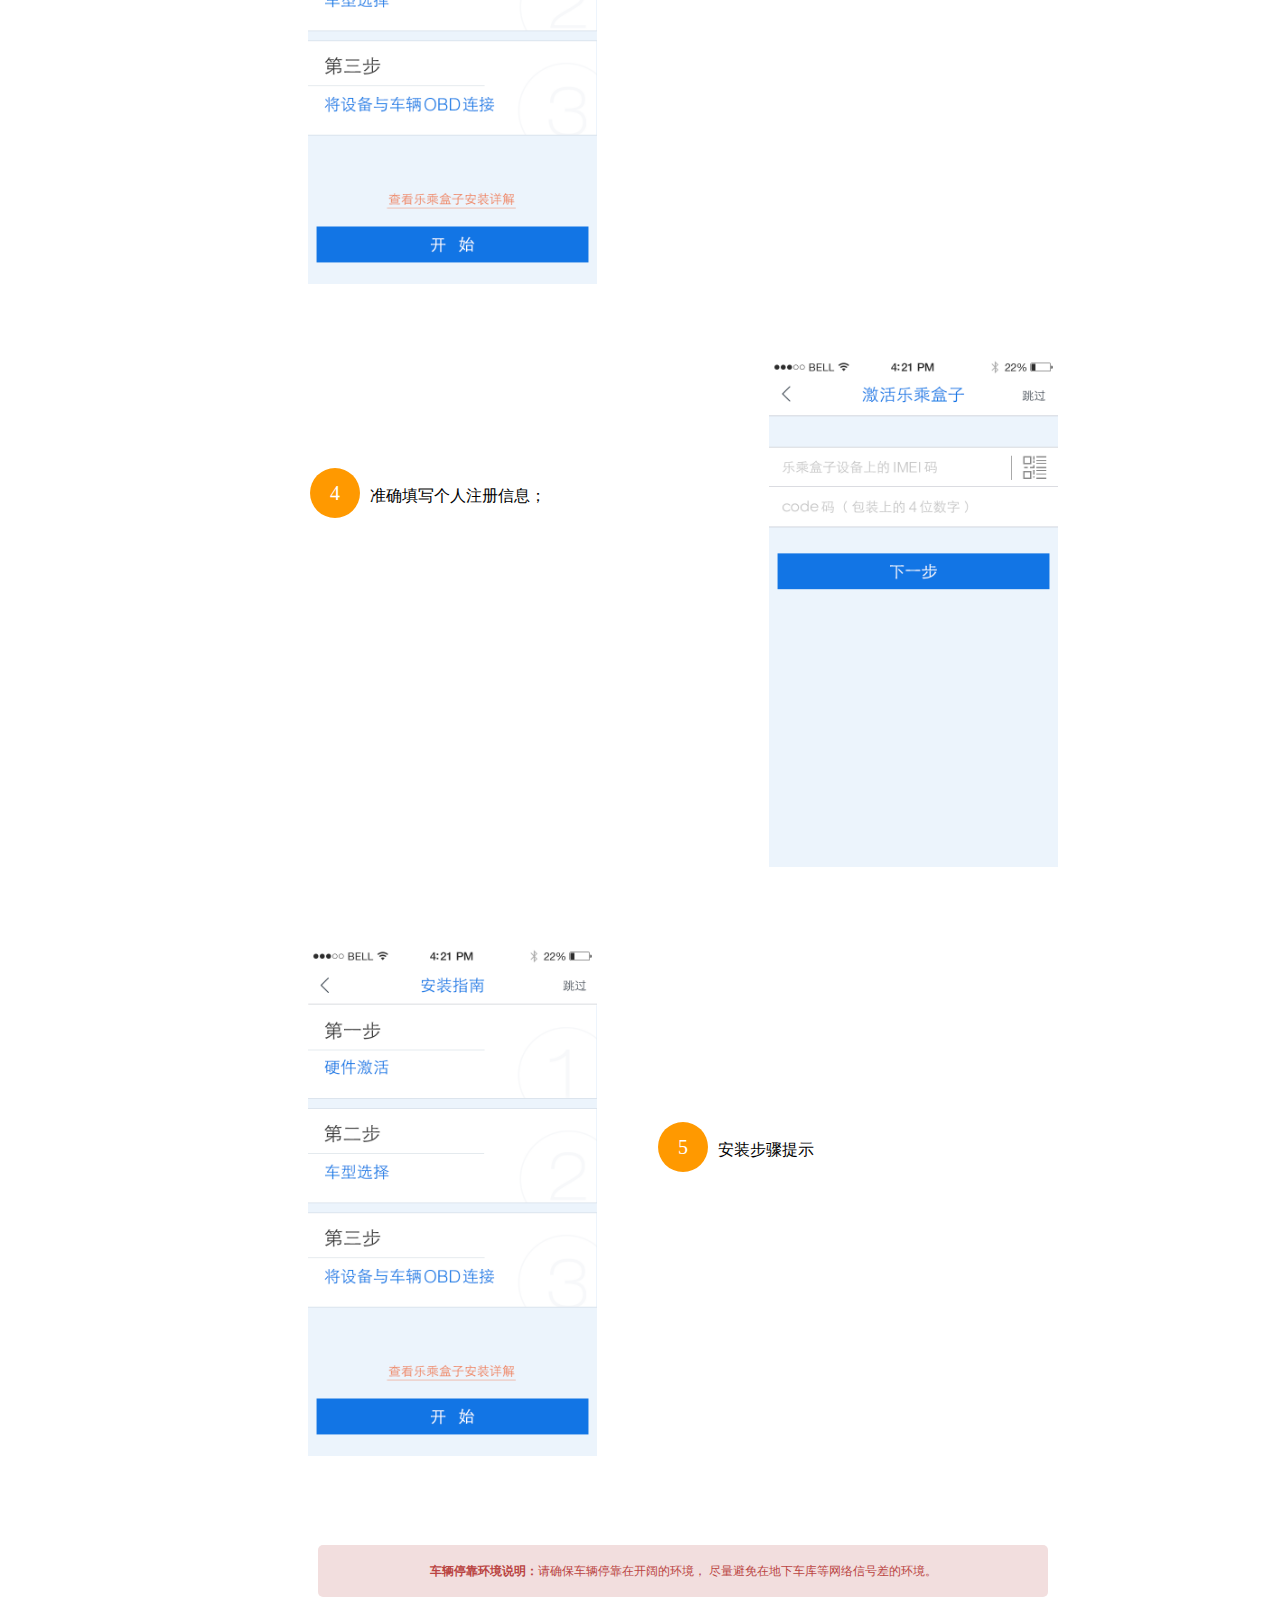
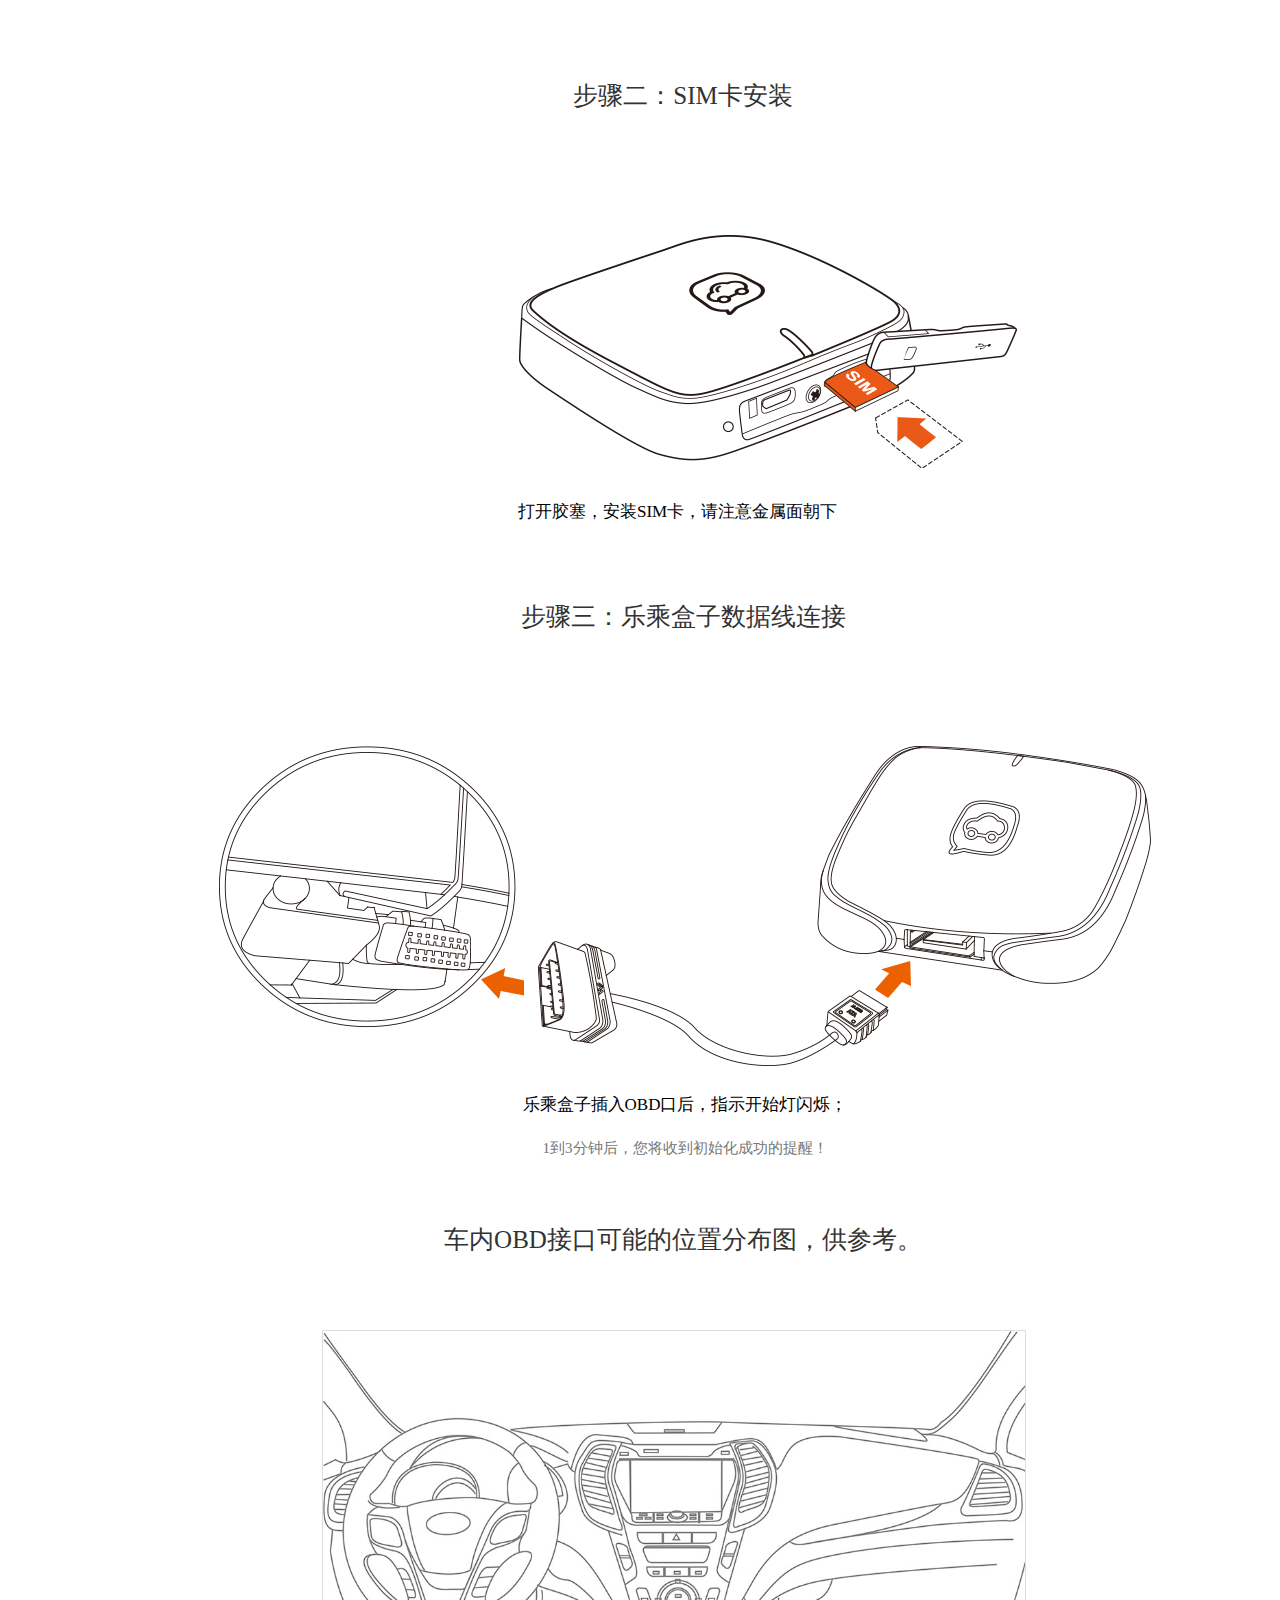
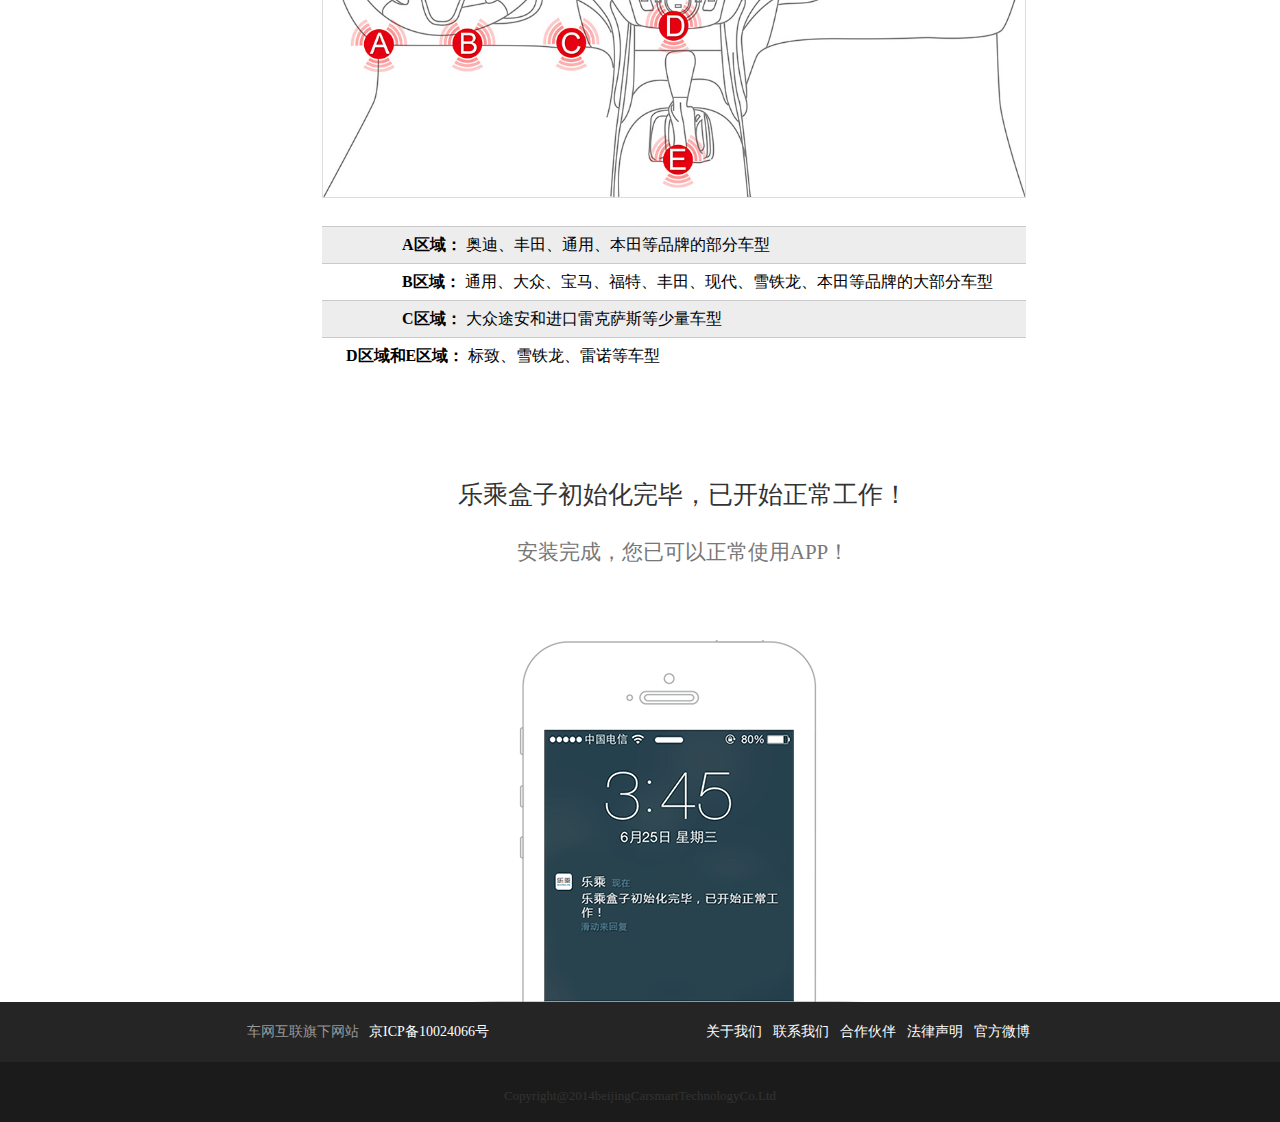
<file: 三级页面/安装说明/spcx.html>
<!doctype html>
<html lang="en">
<head>
	<meta charset="UTF-8">
	<title>安装说明</title>
	<link rel="stylesheet" href="css/azsm.css">
	<script src="js/function.js"></script>
	<script src="js/animate.js"></script>

	<script src="js/azsm.js"></script>


</head>
<body>
	<!-- head开始 -->
	<div class="head">
		<div class="head_one">

			<!-- logo图片 -->
			<a href="file:///D:/WUIF1603-2/%E8%BD%A6%E7%BD%91%E4%BA%92%E8%81%94/%E9%A6%96%E9%A1%B5/index.html"><img src="images/logo.png" alt=""></a>
			<ul>
				<a href="file:///D:/WUIF1603-2/%E8%BD%A6%E7%BD%91%E4%BA%92%E8%81%94/%E9%A6%96%E9%A1%B5/index.html"><li class="head_border ">首页</li></a>
				<a href="file:///D:/WUIF1603-2/%E8%BD%A6%E7%BD%91%E4%BA%92%E8%81%94/%E4%B8%89%E7%BA%A7%E9%A1%B5%E9%9D%A2/%E4%B9%90%E4%B9%98%E7%9B%92%E5%AD%90/hezi.html"><li class="head_border">乐乘盒子</li></a>
				<a href="file:///D:/WUIF1603-2/%E8%BD%A6%E7%BD%91%E4%BA%92%E8%81%94/%E4%B8%89%E7%BA%A7%E9%A1%B5%E9%9D%A2/%E9%80%82%E9%85%8D%E8%BD%A6%E5%9E%8B/spcx.html"><li class="head_border">适配车型</li></a>
				<a href="file:///D:/WUIF1603-2/%E8%BD%A6%E7%BD%91%E4%BA%92%E8%81%94/%E4%B8%89%E7%BA%A7%E9%A1%B5%E9%9D%A2/%E5%AE%89%E8%A3%85%E8%AF%B4%E6%98%8E/spcx.html"><li class="head_li">安装说明</li></a>
			</ul>
			<!-- 网站导航开始 -->
			<a href="">
				<div class="wzdh">
				    <p>网站导航</p>
                    <div class="wzdh_sj"></div>
			    </div>
		    </a>
			<!-- 网站导航结束 -->
		</div>
	</div>
	<!-- head结束 -->




      <div class="one">
      	<p>步骤一：打开APP完成注册</p>
      	<img src="images/1.png" alt="">
      	<div class="one1">
      	   <div class="one2">1</div>
      	   <div class="one3">打开APP，并点击“还没有账号？”进入注册页；
      	   </div>
        </div>
      </div>





            <div class="two">
     
      	<div class="two1">
      	   <div class="two2">2</div>
      	   <div class="two3">准确填写个人注册信息；
      	   </div>
        </div>
      	<img src="images/2.png" alt="">

      </div>





          <div class="three">
     
      	<div class="three1">
      	   <div class="three2">3</div>
      	   <div class="three3">安装步骤提示
      	   </div>
        </div>
      	<img src="images/3.png" alt="">

      </div>





       <div class="four">
     
      	<div class="four1">
      	   <div class="four2">4</div>
      	   <div class="four3">准确填写个人注册信息；
      	   </div>
        </div>
      	<img src="images/4.png" alt="">

      </div>
	




          <div class="five">
     
      	<div class="five1">
      	   <div class="five2">5</div>
      	   <div class="five3">安装步骤提示
      	   </div>
        </div>
      	<img src="images/3.png" alt="">
             <div class="five4">
   	          <b>车辆停靠环境说明：</b>请确保车辆停靠在开阔的环境，          尽量避免在地下车库等网络信号差的环境。 
             </div>
      </div>






    <div class="six">
    	<p>步骤二：SIM卡安装</p>
    	<div class="six1">
    	<img src="images/6.png" alt="">
    	   <div class="six2">打开胶塞，安装SIM卡，请注意金属面朝下</div>
    	</div>
    </div>




        <div class="seven">
    	<p>步骤三：乐乘盒子数据线连接</p>
    	<div class="seven1">
    	<img src="images/7.png" alt="">
    	   <div class="seven2">乐乘盒子插入OBD口后，指示开始灯闪烁；
    	   </div>
    	   <div class="seven3">1到3分钟后，您将收到初始化成功的提醒！</div>
    	</div>
    </div>





    <div class="eight">
    	<p>车内OBD接口可能的位置分布图，供参考。</p>
    	<div class="eight1">
    		<img src="images/8.jpg" alt="">
    		<ul class="eight2">
    			<li class="eight3 eight4  eight6"><b>A区域：</b> 	奥迪、丰田、通用、本田等品牌的部分车型</li>
    			<li class="eight3 eight4"><b>B区域：</b> 	通用、大众、宝马、福特、丰田、现代、雪铁龙、本田等品牌的大部分车型</li>
    			<li class="eight3 eight4  eight6"><b>C区域：</b> 	大众途安和进口雷克萨斯等少量车型</li>
    			<li class="eight3 eight5"><b>D区域和E区域：</b> 	标致、雪铁龙、雷诺等车型</li>
    		</ul>
    	</div>

    </div>




    <div class="nine">
    	<p>乐乘盒子初始化完毕，已开始正常工作！</p>
    	<div class="nine1">安装完成，您已可以正常使用APP！</div>
    	<img src="images/8.png" alt="">
    </div>









           <div class="foot_one">
        	  <ul class="foot_ul1">
        	  	<li class="foot_font1">车网互联旗下网站</li>
        	  	<a href=""><li class="foot_font2">京ICP备10024066号</li></a>
        	  	
        	  </ul>
        	  <ul class="foot_ul2">
        	  	<a href=""><li class="foot_font3">关于我们</li></a>
                <a href=""><li class="foot_font3">联系我们</li></a>
                <a href=""><li class="foot_font3">合作伙伴</li></a>
                <a href=""><li class="foot_font3">法律声明</li></a>
                <a href=""><li class="foot_font3">官方微博</li></a>
        	  </ul>
           </div>
        <div class="foot_two">
        	<div class="foot11">Copyright@2014beijingCarsmartTechnologyCo.Ltd</div>
            </div>
        </div>
        <!--         foot结束 -->
	</div>
	<!-- 中部通长限制框1368px;结束 -->

</body>
</html>
</file>
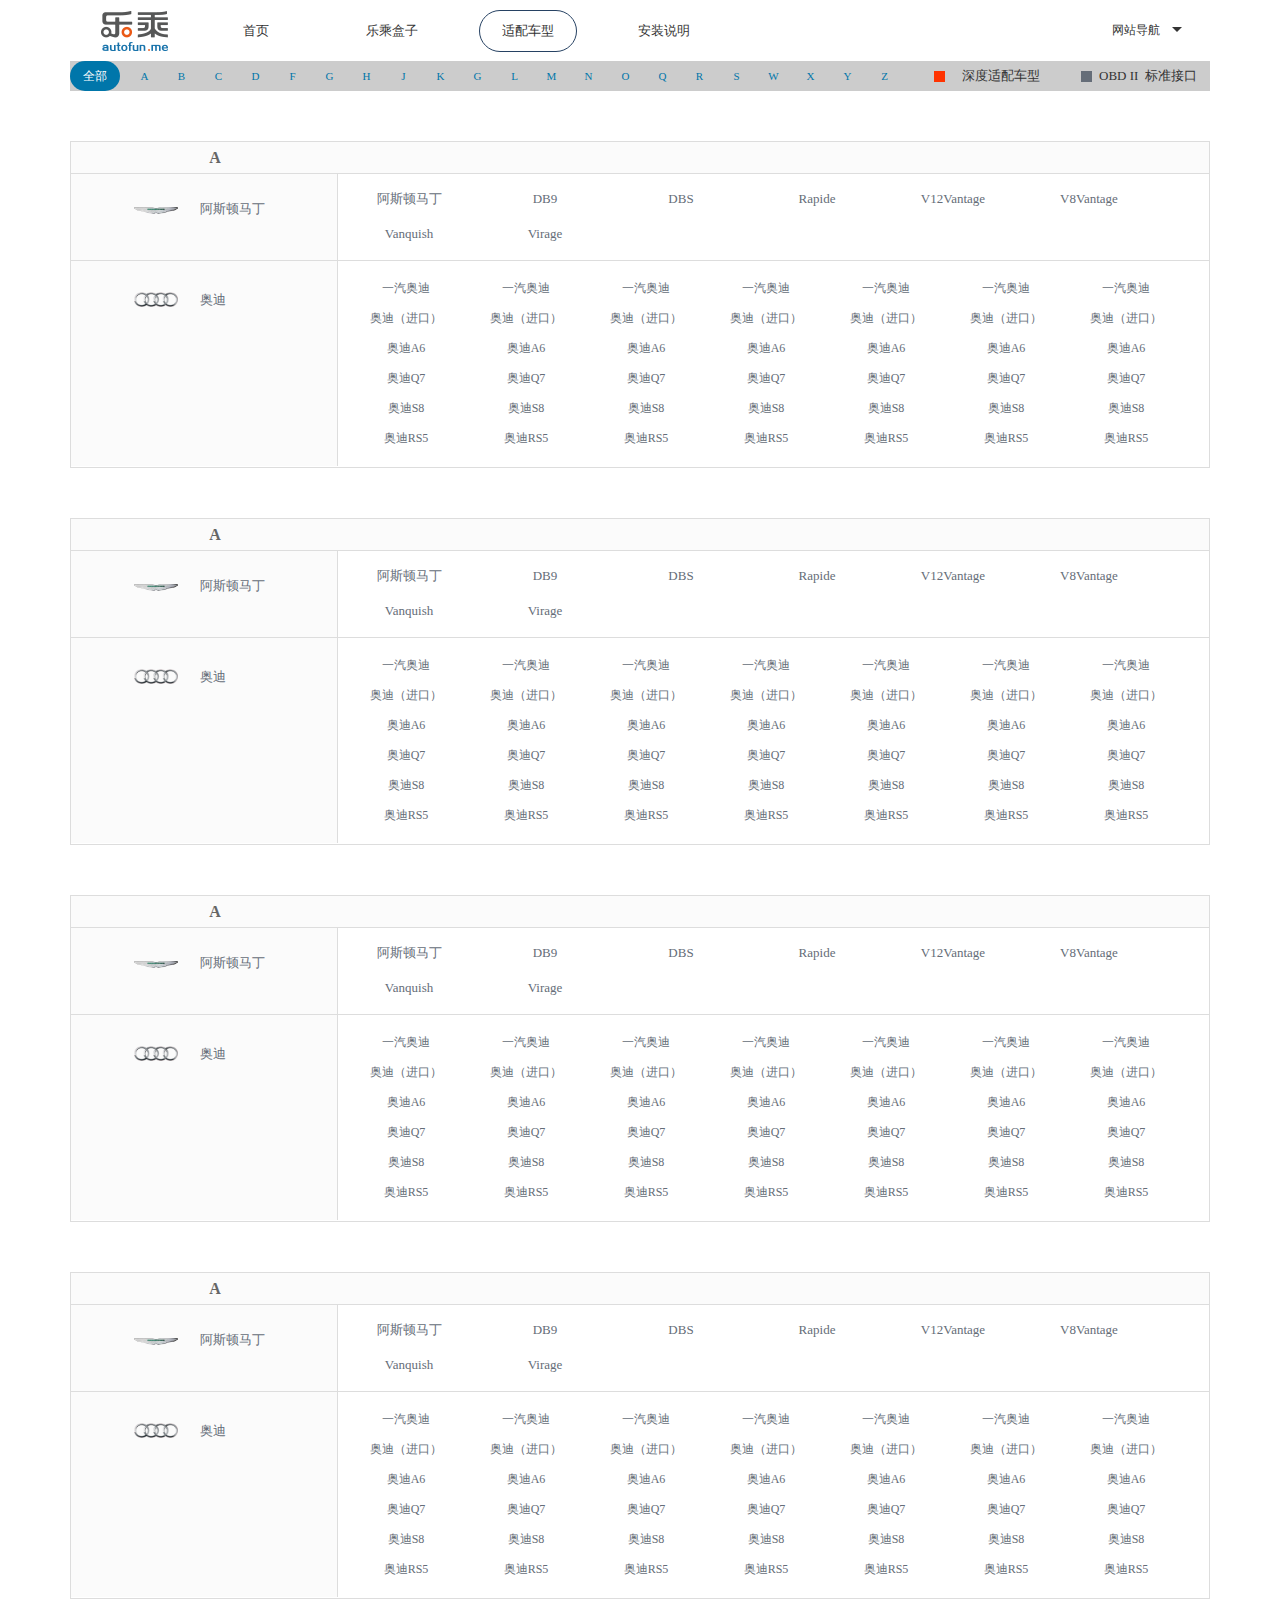
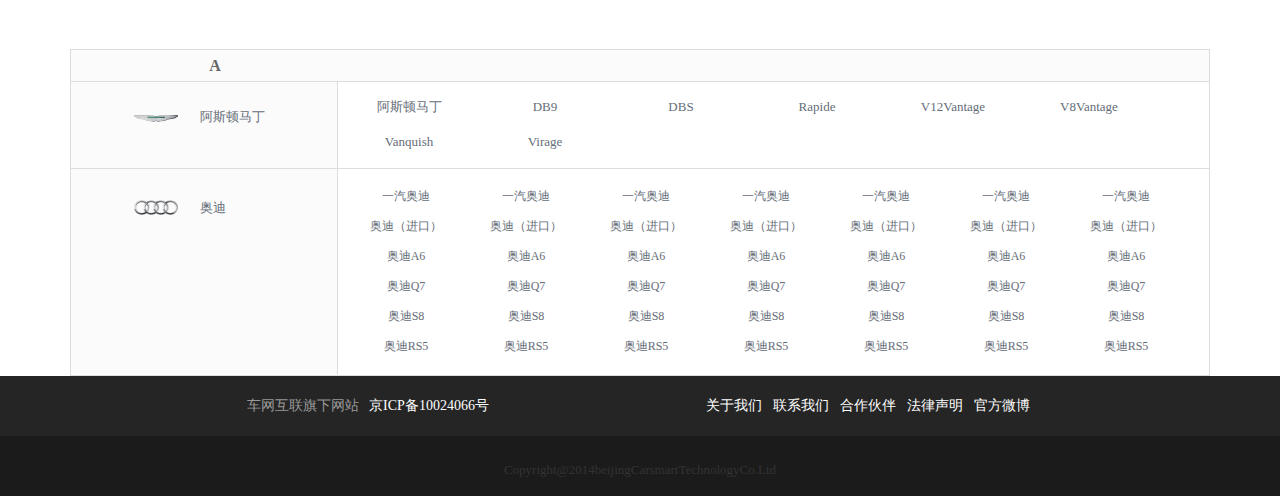
<file: 三级页面/适配车型/spcx.html>
<!doctype html>
<html lang="en">
<head>
	<meta charset="UTF-8">
	<title>适配车型</title>
	<link rel="stylesheet" href="css/spcx.css">
	<script src="js/function.js"></script>
	<script src="js/animate.js"></script>

	<script src="js/azsm.js"></script>


</head>
<body>
	<!-- head开始 -->
	<div class="head">
		<div class="head_one">

			<!-- logo图片 -->
			<img src="images/logo.png" alt="">
			<ul>
				<a href="file:///D:/WUIF1603-2/%E8%BD%A6%E7%BD%91%E4%BA%92%E8%81%94/%E9%A6%96%E9%A1%B5/index.html"><li class="head_border ">首页</li></a>
				<a href="file:///D:/WUIF1603-2/%E8%BD%A6%E7%BD%91%E4%BA%92%E8%81%94/%E4%B8%89%E7%BA%A7%E9%A1%B5%E9%9D%A2/%E4%B9%90%E4%B9%98%E7%9B%92%E5%AD%90/hezi.html"><li class="head_border">乐乘盒子</li></a>
				<a href=""><li class="head_li">适配车型</li></a>
				<a href="file:///D:/WUIF1603-2/%E8%BD%A6%E7%BD%91%E4%BA%92%E8%81%94/%E4%B8%89%E7%BA%A7%E9%A1%B5%E9%9D%A2/%E5%AE%89%E8%A3%85%E8%AF%B4%E6%98%8E/spcx.html"><li class="head_border">安装说明</li></a>
			</ul>
			<!-- 网站导航开始 -->
			<a href="">
				<div class="wzdh">
				    <p>网站导航</p>
                    <div class="wzdh_sj"></div>
			    </div>
		    </a>
			<!-- 网站导航结束 -->
		</div>
	</div>
	<!-- head结束 -->

   <div class="banner">
     
    <div class="one">
      <div class="one1">全部</div>
      <ul class="one2">
        <li class="one3">A</li>
        <li class="one3">B</li>
        <li class="one3">C</li>
        <li class="one3">D</li>
        <li class="one3">F</li>
        <li class="one3">G</li>
        <li class="one3">H</li>
        <li class="one3">J</li>
        <li class="one3">K</li>
        <li class="one3">G</li>
        <li class="one3">L</li>
        <li class="one3">M</li>
        <li class="one3">N</li>
        <li class="one3">O</li>
        <li class="one3">Q</li>
        <li class="one3">R</li>
        <li class="one3">S</li>
        <li class="one3">W</li>
        <li class="one3">X</li>
        <li class="one3">Y</li>
        <li class="one3">Z</li>

      </ul>
      <div class="one4"></div>
      <div class="one5">深度适配车型</div>
      <div class="one6"></div>
      <div class="one5">OBD&nbsp;II&nbsp; 标准接口 </div>

    
      
    </div>


    <div class="biaoge">
     <div class="bg1">
       <p><b>A</b></p>
     </div>
     <div class="bg2">
       <div class="bg21">
         <div class="bg211">
           <img src="images/1.png" alt="">
           <div>阿斯顿马丁</div>

         </div>
       </div>
       <div class="bg22">
         <ul class="bg221">
           <li class="bg222 bg223">阿斯顿马丁</li>
           <li class="bg222">DB9</li>
           <li class="bg222">DBS</li>
           <li class="bg222">Rapide</li>
           <li class="bg222">V12Vantage</li>
           <li class="bg222">V8Vantage</li>
           <li class="bg222 bg223">Vanquish</li>
           <li class="bg222">Virage</li>
         </ul>
       </div>

     </div>
     <div class="bg3">
       <div class="bg31">
         <div class="bg311">
           <img src="images/2.png" alt="" >
           <div>奥迪</div>

         </div>
       </div>
       <div class="bg32">
         <div class="bg321">
           <div>一汽奥迪</div>
           <div>奥迪（进口）</div>
           <div>奥迪A6</div>
           <div>奥迪Q7</div>
           <div>奥迪S8</div>
           <div>奥迪RS5</div>
           
         </div>
         <div class="bg321">
                     <div>一汽奥迪</div>
           <div>奥迪（进口）</div>
           <div>奥迪A6</div>
           <div>奥迪Q7</div>
           <div>奥迪S8</div>
           <div>奥迪RS5</div>
         </div>
         <div class="bg321">
                     <div>一汽奥迪</div>
           <div>奥迪（进口）</div>
           <div>奥迪A6</div>
           <div>奥迪Q7</div>
           <div>奥迪S8</div>
           <div>奥迪RS5</div>
         </div>
         <div class="bg321">
                     <div>一汽奥迪</div>
           <div>奥迪（进口）</div>
           <div>奥迪A6</div>
           <div>奥迪Q7</div>
           <div>奥迪S8</div>
           <div>奥迪RS5</div>
         </div>
         <div class="bg321">
                     <div>一汽奥迪</div>
           <div>奥迪（进口）</div>
           <div>奥迪A6</div>
           <div>奥迪Q7</div>
           <div>奥迪S8</div>
           <div>奥迪RS5</div>
         </div>
         <div class="bg321">
                     <div>一汽奥迪</div>
           <div>奥迪（进口）</div>
           <div>奥迪A6</div>
           <div>奥迪Q7</div>
           <div>奥迪S8</div>
           <div>奥迪RS5</div>
         </div>
         <div class="bg321">
                     <div>一汽奥迪</div>
           <div>奥迪（进口）</div>
           <div>奥迪A6</div>
           <div>奥迪Q7</div>
           <div>奥迪S8</div>
           <div>奥迪RS5</div>
         </div>
       </div>

     </div>






   <!-- 表格结束 -->

    </div>






    <div class="biaoge">
     <div class="bg1">
       <p><b>A</b></p>
     </div>
     <div class="bg2">
       <div class="bg21">
         <div class="bg211">
           <img src="images/1.png" alt="">
           <div>阿斯顿马丁</div>

         </div>
       </div>
       <div class="bg22">
         <ul class="bg221">
           <li class="bg222 bg223">阿斯顿马丁</li>
           <li class="bg222">DB9</li>
           <li class="bg222">DBS</li>
           <li class="bg222">Rapide</li>
           <li class="bg222">V12Vantage</li>
           <li class="bg222">V8Vantage</li>
           <li class="bg222 bg223">Vanquish</li>
           <li class="bg222">Virage</li>
         </ul>
       </div>

     </div>
     <div class="bg3">
       <div class="bg31">
         <div class="bg311">
           <img src="images/2.png" alt="" >
           <div>奥迪</div>

         </div>
       </div>
       <div class="bg32">
         <div class="bg321">
           <div>一汽奥迪</div>
           <div>奥迪（进口）</div>
           <div>奥迪A6</div>
           <div>奥迪Q7</div>
           <div>奥迪S8</div>
           <div>奥迪RS5</div>
           
         </div>
         <div class="bg321">
                     <div>一汽奥迪</div>
           <div>奥迪（进口）</div>
           <div>奥迪A6</div>
           <div>奥迪Q7</div>
           <div>奥迪S8</div>
           <div>奥迪RS5</div>
         </div>
         <div class="bg321">
                     <div>一汽奥迪</div>
           <div>奥迪（进口）</div>
           <div>奥迪A6</div>
           <div>奥迪Q7</div>
           <div>奥迪S8</div>
           <div>奥迪RS5</div>
         </div>
         <div class="bg321">
                     <div>一汽奥迪</div>
           <div>奥迪（进口）</div>
           <div>奥迪A6</div>
           <div>奥迪Q7</div>
           <div>奥迪S8</div>
           <div>奥迪RS5</div>
         </div>
         <div class="bg321">
                     <div>一汽奥迪</div>
           <div>奥迪（进口）</div>
           <div>奥迪A6</div>
           <div>奥迪Q7</div>
           <div>奥迪S8</div>
           <div>奥迪RS5</div>
         </div>
         <div class="bg321">
                     <div>一汽奥迪</div>
           <div>奥迪（进口）</div>
           <div>奥迪A6</div>
           <div>奥迪Q7</div>
           <div>奥迪S8</div>
           <div>奥迪RS5</div>
         </div>
         <div class="bg321">
                     <div>一汽奥迪</div>
           <div>奥迪（进口）</div>
           <div>奥迪A6</div>
           <div>奥迪Q7</div>
           <div>奥迪S8</div>
           <div>奥迪RS5</div>
         </div>
       </div>

     </div>






   <!-- 表格结束 -->

    </div>
    <div class="biaoge">
     <div class="bg1">
       <p><b>A</b></p>
     </div>
     <div class="bg2">
       <div class="bg21">
         <div class="bg211">
           <img src="images/1.png" alt="">
           <div>阿斯顿马丁</div>

         </div>
       </div>
       <div class="bg22">
         <ul class="bg221">
           <li class="bg222 bg223">阿斯顿马丁</li>
           <li class="bg222">DB9</li>
           <li class="bg222">DBS</li>
           <li class="bg222">Rapide</li>
           <li class="bg222">V12Vantage</li>
           <li class="bg222">V8Vantage</li>
           <li class="bg222 bg223">Vanquish</li>
           <li class="bg222">Virage</li>
         </ul>
       </div>

     </div>
     <div class="bg3">
       <div class="bg31">
         <div class="bg311">
           <img src="images/2.png" alt="" >
           <div>奥迪</div>

         </div>
       </div>
       <div class="bg32">
         <div class="bg321">
           <div>一汽奥迪</div>
           <div>奥迪（进口）</div>
           <div>奥迪A6</div>
           <div>奥迪Q7</div>
           <div>奥迪S8</div>
           <div>奥迪RS5</div>
           
         </div>
         <div class="bg321">
                     <div>一汽奥迪</div>
           <div>奥迪（进口）</div>
           <div>奥迪A6</div>
           <div>奥迪Q7</div>
           <div>奥迪S8</div>
           <div>奥迪RS5</div>
         </div>
         <div class="bg321">
                     <div>一汽奥迪</div>
           <div>奥迪（进口）</div>
           <div>奥迪A6</div>
           <div>奥迪Q7</div>
           <div>奥迪S8</div>
           <div>奥迪RS5</div>
         </div>
         <div class="bg321">
                     <div>一汽奥迪</div>
           <div>奥迪（进口）</div>
           <div>奥迪A6</div>
           <div>奥迪Q7</div>
           <div>奥迪S8</div>
           <div>奥迪RS5</div>
         </div>
         <div class="bg321">
                     <div>一汽奥迪</div>
           <div>奥迪（进口）</div>
           <div>奥迪A6</div>
           <div>奥迪Q7</div>
           <div>奥迪S8</div>
           <div>奥迪RS5</div>
         </div>
         <div class="bg321">
                     <div>一汽奥迪</div>
           <div>奥迪（进口）</div>
           <div>奥迪A6</div>
           <div>奥迪Q7</div>
           <div>奥迪S8</div>
           <div>奥迪RS5</div>
         </div>
         <div class="bg321">
                     <div>一汽奥迪</div>
           <div>奥迪（进口）</div>
           <div>奥迪A6</div>
           <div>奥迪Q7</div>
           <div>奥迪S8</div>
           <div>奥迪RS5</div>
         </div>
       </div>

     </div>






   <!-- 表格结束 -->

    </div>
    <div class="biaoge">
     <div class="bg1">
       <p><b>A</b></p>
     </div>
     <div class="bg2">
       <div class="bg21">
         <div class="bg211">
           <img src="images/1.png" alt="">
           <div>阿斯顿马丁</div>

         </div>
       </div>
       <div class="bg22">
         <ul class="bg221">
           <li class="bg222 bg223">阿斯顿马丁</li>
           <li class="bg222">DB9</li>
           <li class="bg222">DBS</li>
           <li class="bg222">Rapide</li>
           <li class="bg222">V12Vantage</li>
           <li class="bg222">V8Vantage</li>
           <li class="bg222 bg223">Vanquish</li>
           <li class="bg222">Virage</li>
         </ul>
       </div>

     </div>
     <div class="bg3">
       <div class="bg31">
         <div class="bg311">
           <img src="images/2.png" alt="" >
           <div>奥迪</div>

         </div>
       </div>
       <div class="bg32">
         <div class="bg321">
           <div>一汽奥迪</div>
           <div>奥迪（进口）</div>
           <div>奥迪A6</div>
           <div>奥迪Q7</div>
           <div>奥迪S8</div>
           <div>奥迪RS5</div>
           
         </div>
         <div class="bg321">
                     <div>一汽奥迪</div>
           <div>奥迪（进口）</div>
           <div>奥迪A6</div>
           <div>奥迪Q7</div>
           <div>奥迪S8</div>
           <div>奥迪RS5</div>
         </div>
         <div class="bg321">
                     <div>一汽奥迪</div>
           <div>奥迪（进口）</div>
           <div>奥迪A6</div>
           <div>奥迪Q7</div>
           <div>奥迪S8</div>
           <div>奥迪RS5</div>
         </div>
         <div class="bg321">
                     <div>一汽奥迪</div>
           <div>奥迪（进口）</div>
           <div>奥迪A6</div>
           <div>奥迪Q7</div>
           <div>奥迪S8</div>
           <div>奥迪RS5</div>
         </div>
         <div class="bg321">
                     <div>一汽奥迪</div>
           <div>奥迪（进口）</div>
           <div>奥迪A6</div>
           <div>奥迪Q7</div>
           <div>奥迪S8</div>
           <div>奥迪RS5</div>
         </div>
         <div class="bg321">
                     <div>一汽奥迪</div>
           <div>奥迪（进口）</div>
           <div>奥迪A6</div>
           <div>奥迪Q7</div>
           <div>奥迪S8</div>
           <div>奥迪RS5</div>
         </div>
         <div class="bg321">
                     <div>一汽奥迪</div>
           <div>奥迪（进口）</div>
           <div>奥迪A6</div>
           <div>奥迪Q7</div>
           <div>奥迪S8</div>
           <div>奥迪RS5</div>
         </div>
       </div>

     </div>






   <!-- 表格结束 -->

    </div>
    <div class="biaoge">
     <div class="bg1">
       <p><b>A</b></p>
     </div>
     <div class="bg2">
       <div class="bg21">
         <div class="bg211">
           <img src="images/1.png" alt="">
           <div>阿斯顿马丁</div>

         </div>
       </div>
       <div class="bg22">
         <ul class="bg221">
           <li class="bg222 bg223">阿斯顿马丁</li>
           <li class="bg222">DB9</li>
           <li class="bg222">DBS</li>
           <li class="bg222">Rapide</li>
           <li class="bg222">V12Vantage</li>
           <li class="bg222">V8Vantage</li>
           <li class="bg222 bg223">Vanquish</li>
           <li class="bg222">Virage</li>
         </ul>
       </div>

     </div>
     <div class="bg3">
       <div class="bg31">
         <div class="bg311">
           <img src="images/2.png" alt="" >
           <div>奥迪</div>

         </div>
       </div>
       <div class="bg32">
         <div class="bg321">
           <div>一汽奥迪</div>
           <div>奥迪（进口）</div>
           <div>奥迪A6</div>
           <div>奥迪Q7</div>
           <div>奥迪S8</div>
           <div>奥迪RS5</div>
           
         </div>
         <div class="bg321">
                     <div>一汽奥迪</div>
           <div>奥迪（进口）</div>
           <div>奥迪A6</div>
           <div>奥迪Q7</div>
           <div>奥迪S8</div>
           <div>奥迪RS5</div>
         </div>
         <div class="bg321">
                     <div>一汽奥迪</div>
           <div>奥迪（进口）</div>
           <div>奥迪A6</div>
           <div>奥迪Q7</div>
           <div>奥迪S8</div>
           <div>奥迪RS5</div>
         </div>
         <div class="bg321">
                     <div>一汽奥迪</div>
           <div>奥迪（进口）</div>
           <div>奥迪A6</div>
           <div>奥迪Q7</div>
           <div>奥迪S8</div>
           <div>奥迪RS5</div>
         </div>
         <div class="bg321">
                     <div>一汽奥迪</div>
           <div>奥迪（进口）</div>
           <div>奥迪A6</div>
           <div>奥迪Q7</div>
           <div>奥迪S8</div>
           <div>奥迪RS5</div>
         </div>
         <div class="bg321">
                     <div>一汽奥迪</div>
           <div>奥迪（进口）</div>
           <div>奥迪A6</div>
           <div>奥迪Q7</div>
           <div>奥迪S8</div>
           <div>奥迪RS5</div>
         </div>
         <div class="bg321">
                     <div>一汽奥迪</div>
           <div>奥迪（进口）</div>
           <div>奥迪A6</div>
           <div>奥迪Q7</div>
           <div>奥迪S8</div>
           <div>奥迪RS5</div>
         </div>
       </div>

     </div>






   <!-- 表格结束 -->

    </div>


<!-- banner结束 -->
   </div>


      








           <div class="foot_one">
        	  <ul class="foot_ul1">
        	  	<li class="foot_font1">车网互联旗下网站</li>
        	  	<a href=""><li class="foot_font2">京ICP备10024066号</li></a>
        	  	
        	  </ul>
        	  <ul class="foot_ul2">
        	  	<a href=""><li class="foot_font3">关于我们</li></a>
                <a href=""><li class="foot_font3">联系我们</li></a>
                <a href=""><li class="foot_font3">合作伙伴</li></a>
                <a href=""><li class="foot_font3">法律声明</li></a>
                <a href=""><li class="foot_font3">官方微博</li></a>
        	  </ul>
           </div>
        <div class="foot_two">
        	<div class="foot11">Copyright@2014beijingCarsmartTechnologyCo.Ltd</div>
            </div>
        </div>
        <!--         foot结束 -->
	</div>
	<!-- 中部通长限制框1368px;结束 -->

</body>
</html>
</file>
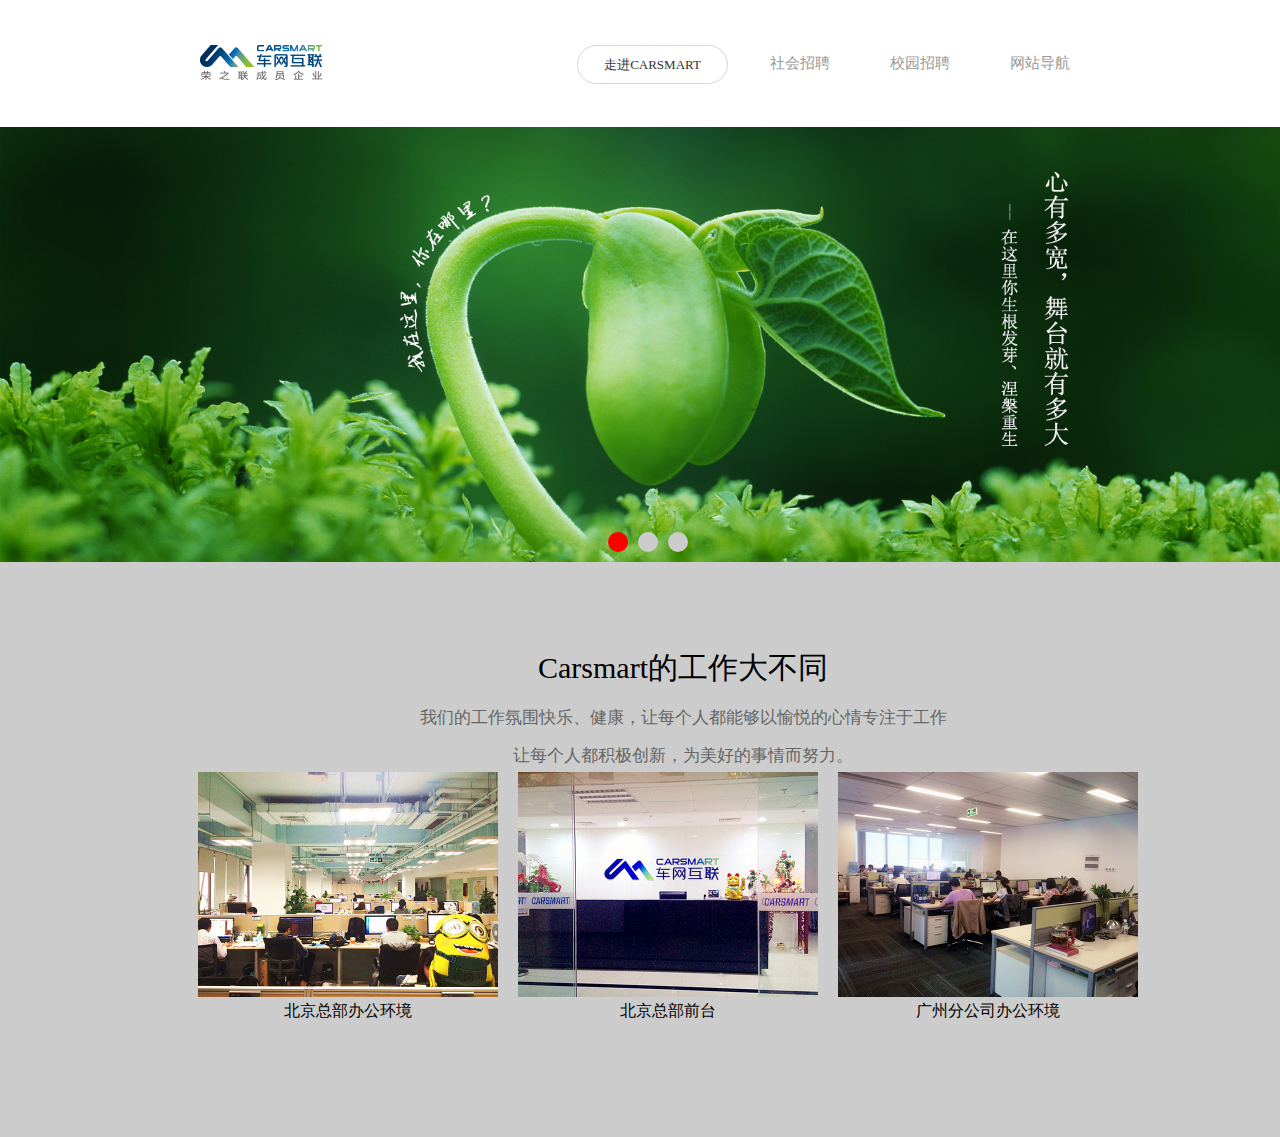
<file: 二级页面/人才招聘/zhaopin.html>
<!doctype html>
<html lang="en">
<head>
	<meta charset="UTF-8">
	<title>人才招聘</title>
	<script src="js/function.js"></script>
	<script src="js/animate.js"></script>
	<script src="js/zhaopin.js"></script>
	<link rel="stylesheet" href="css/zhaopin.css">
</head>
<body>
	<div class="head">
		<a href="file:///D:/WUIF1603-2/%E8%BD%A6%E7%BD%91%E4%BA%92%E8%81%94/%E9%A6%96%E9%A1%B5/index.html"><img src="images/logo.png" alt=""></a>
		<a href=""><div class="zj">走进CARSMART</div></a>
		<a href=""><div class="shzp">社会招聘</div></a>
		<a href=""><div class="xyzp">校园招聘</div></a>
		<a href=""><div class="wzdh">网站导航
           <div class="wzdh1">
           	<ul>
           		<li class="wzdh2">车网互联官网</li>
           		<li class="wzdh2">乐乘</li>
           		<li class="wzdh2">纷乘</li>
           		<li class="wzdh2">养车宝</li>
           		<li class="wzdh2">车店通</li>
           	</ul>
           </div>
		</div></a>

	</div>



	<!-- 轮播开始 -->
	<div class="window">
    <div class="box">
      <a href=""><img src="images/1.jpg" alt=""style="opacity:1"></a>
      <a href=""><img src="images/2.jpg" alt=""></a>
      <a href=""><img src="images/3.jpg" alt=""></a>
    </div>
    <ul>
      <li></li>
      <li></li>
      <li></li>

    </ul>
    
      <div class="Left"><img src="images/4.png" alt=""></div>
      <div class="Right"><img src="images/4.png" alt=""></div>
   
     
  </div>


  <!-- 轮播完 -->



 <div class="gzbt">
 	
 	<p class=gzbt1>Carsmart的工作大不同</p>
 	<p class=gzbt2>我们的工作氛围快乐、健康，让每个人都能够以愉悦的心情专注于工作</p>
 	<p class=gzbt2>让每个人都积极创新，为美好的事情而努力。</p>
 	<div class="gzbt3">
 		<ul>
 			<li class="gzbt4"><img src="images/6.jpg" alt="">
             <p>北京总部办公环境</p>
 			</li>
 			<li class="gzbt4"><img src="images/7.jpg" alt="">
             <p>北京总部前台</p>
              
 			</li>
 			<li class="gzbt4"><img src="images/8.jpg" alt="">
             <p>广州分公司办公环境</p>

 			</li>
 		</ul>
 	</div>

 </div>
	
</body>
</html>
</file>
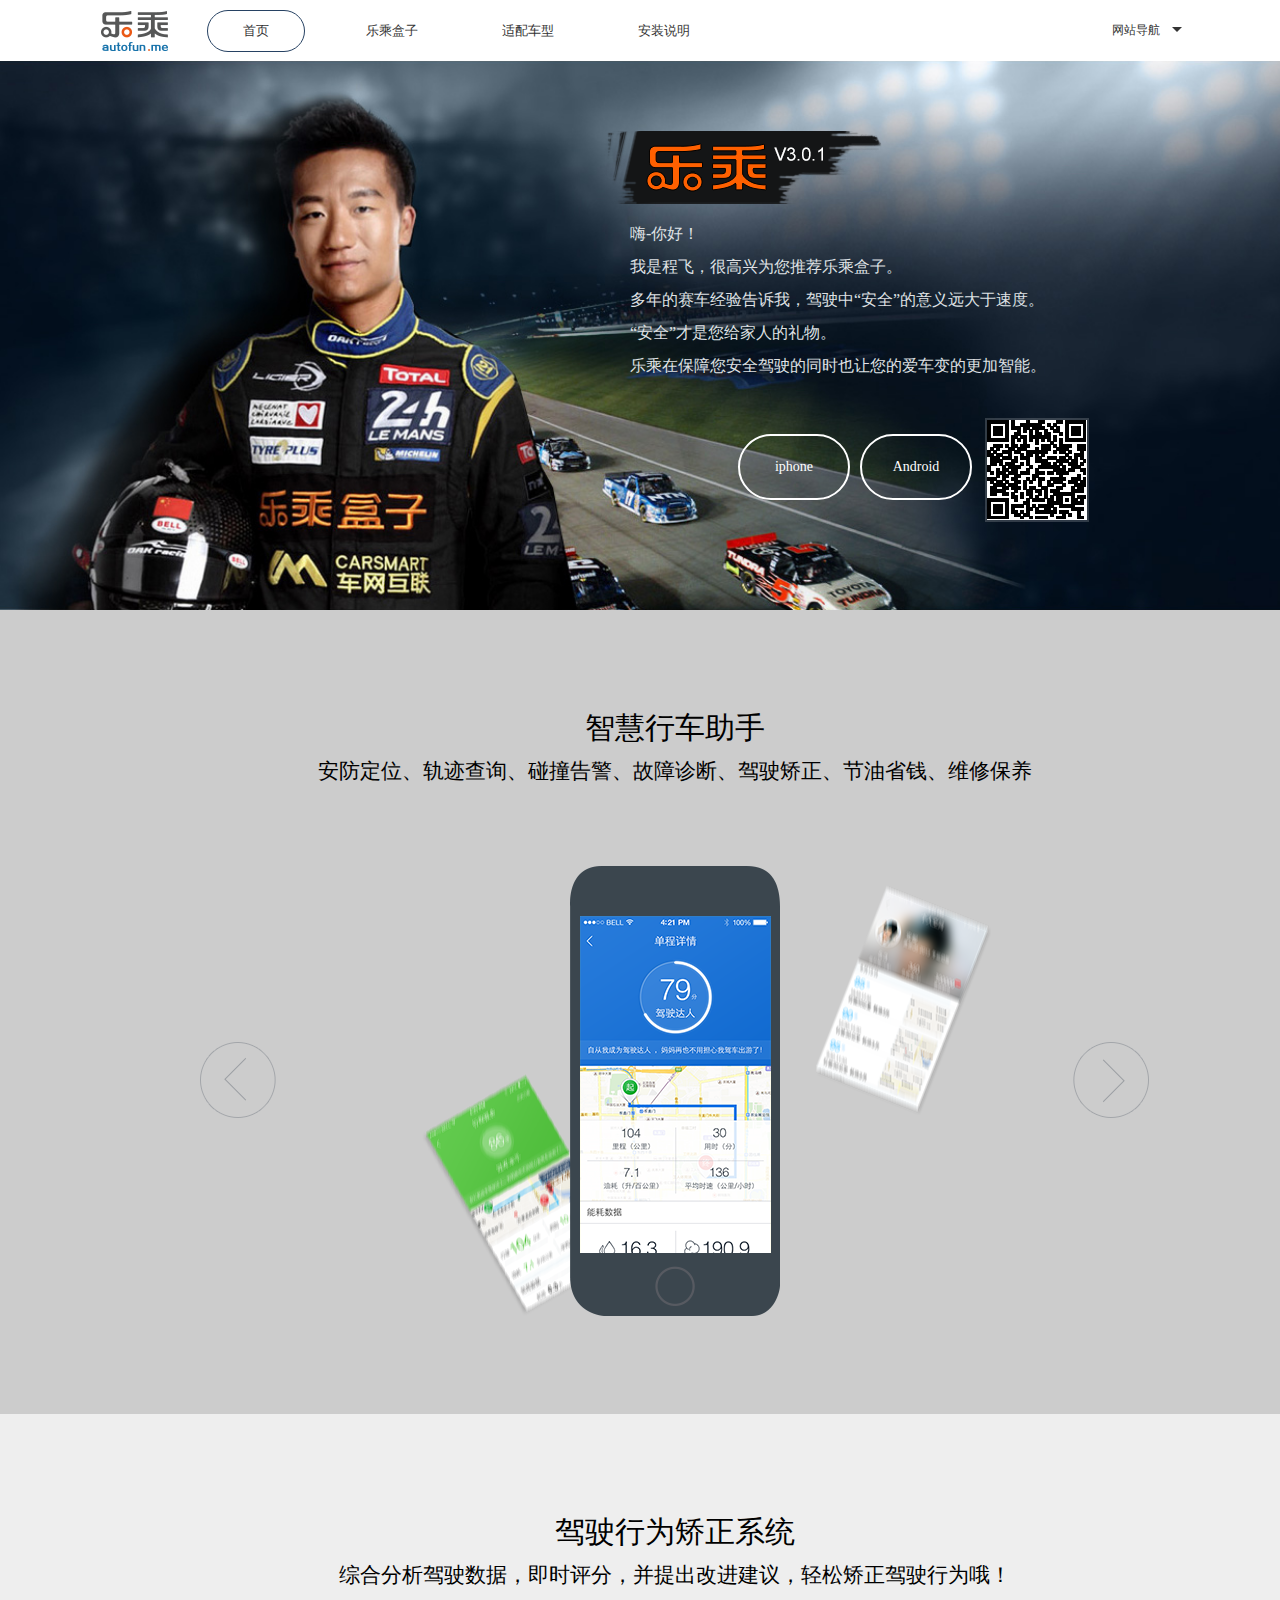
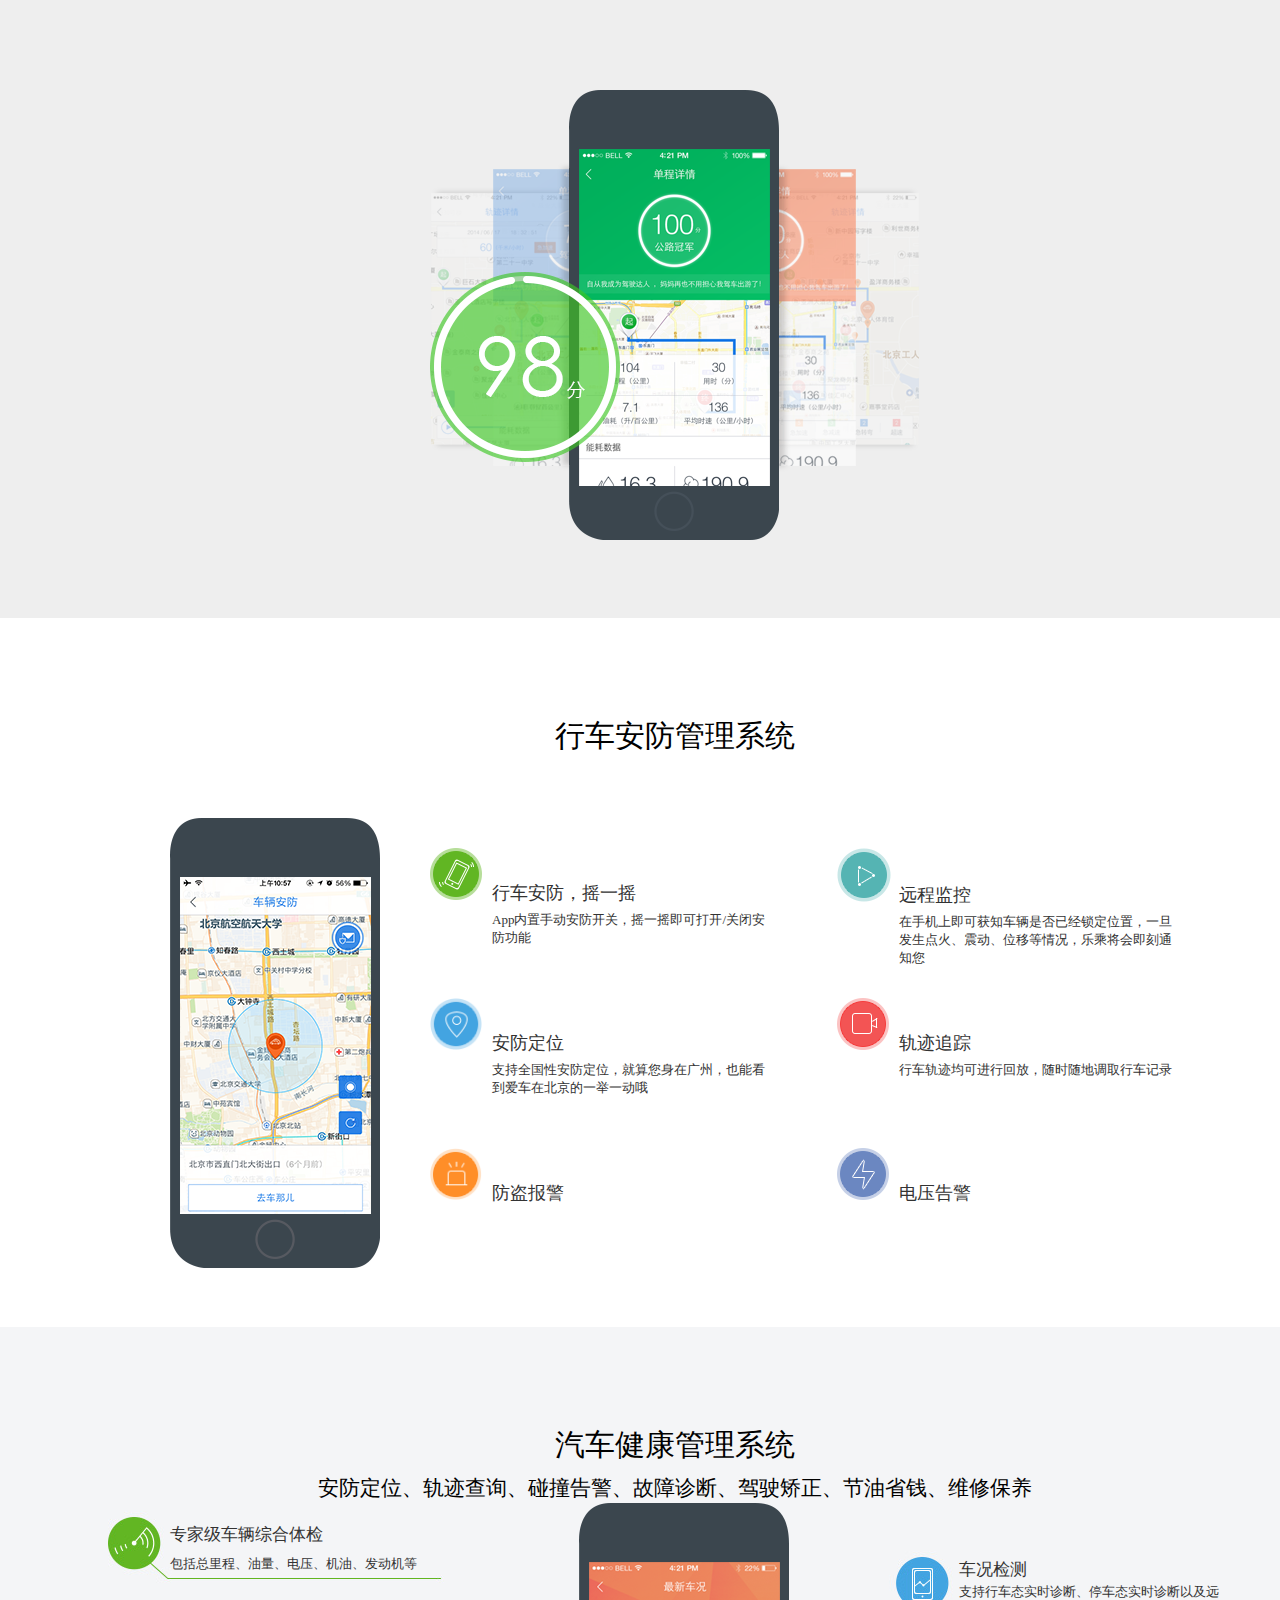
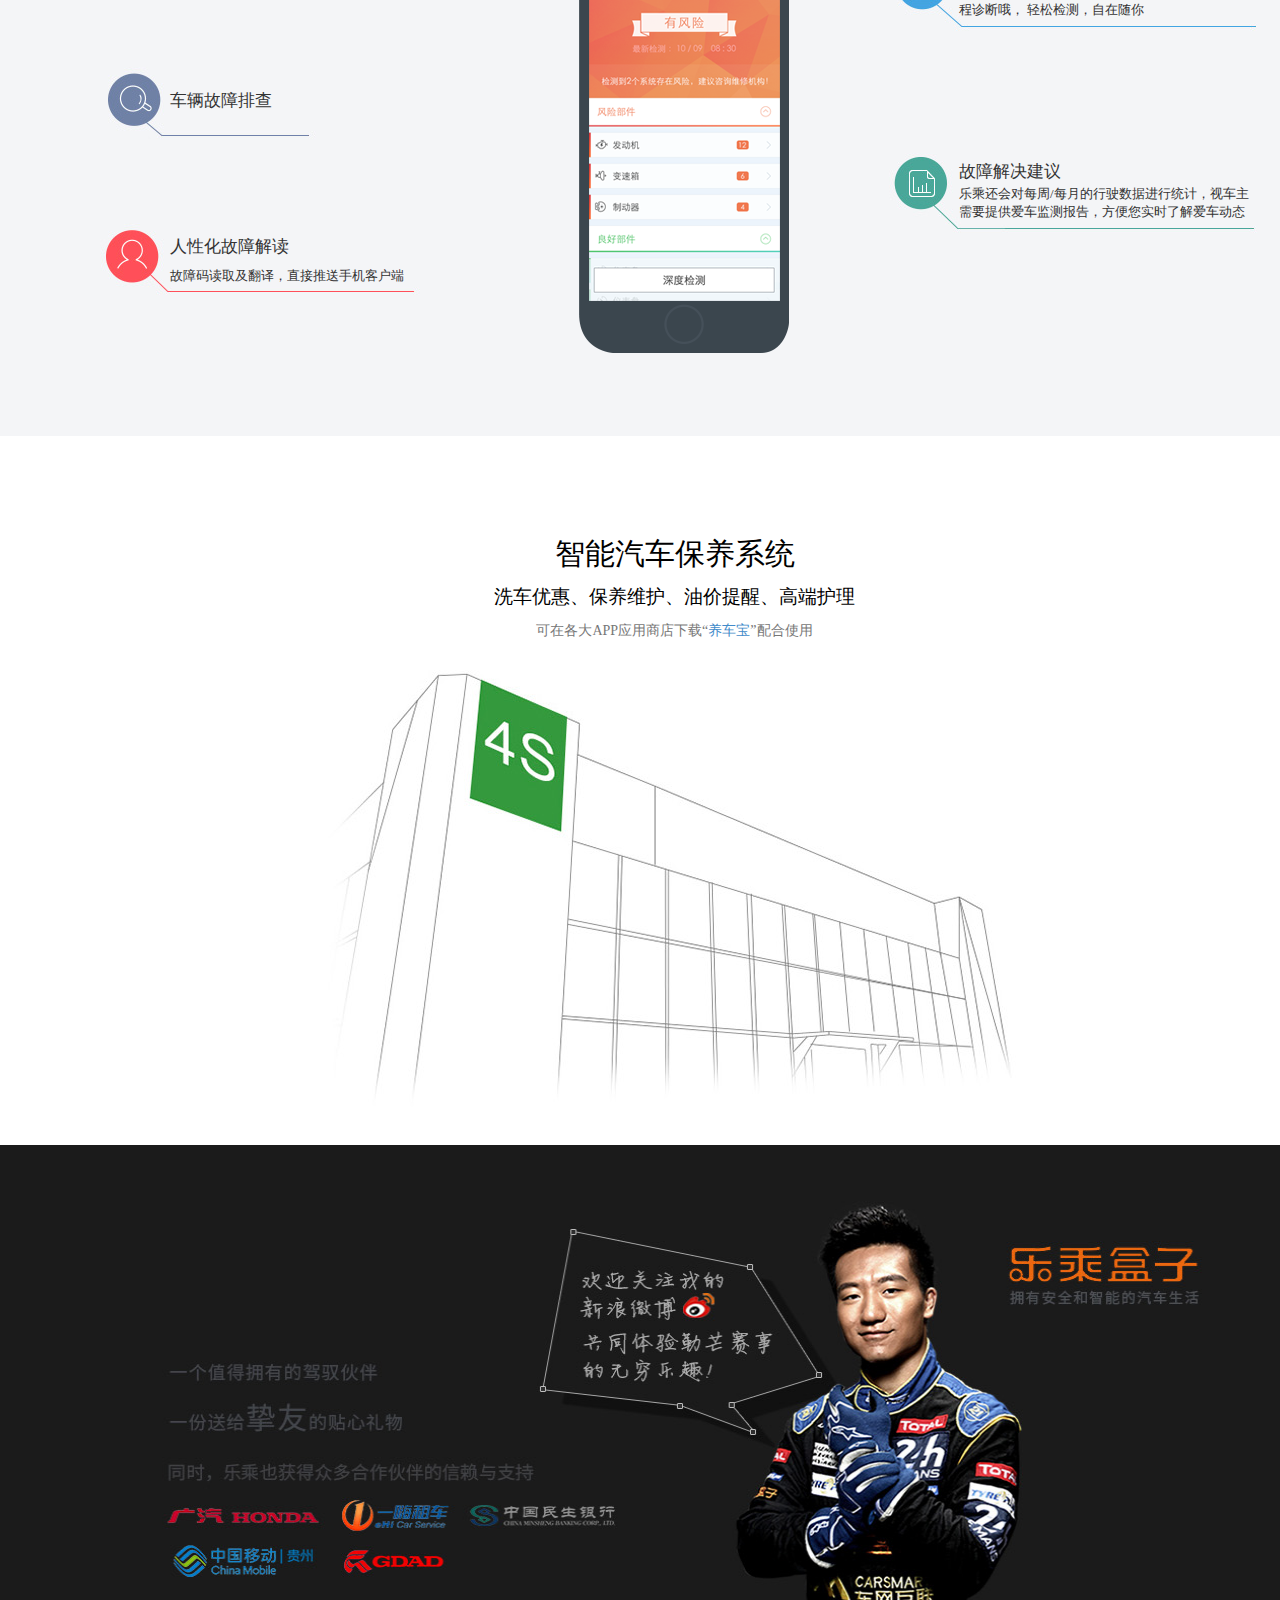
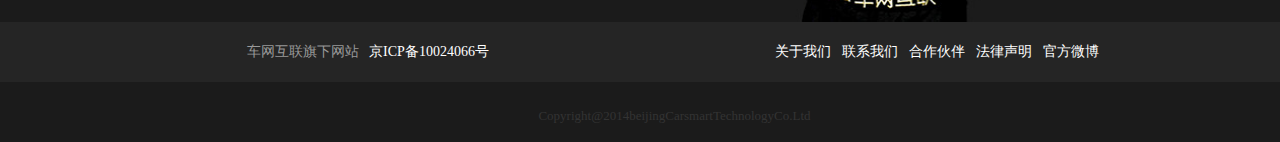
<file: 二级页面/产品/乐乘/lecheng.html>
<!doctype html>
<html lang="en">
<head>
	<meta charset="UTF-8">
	<title>产品——乐乘</title>
	<link rel="stylesheet" href="css/lecheng.css">
	<script src="js/function.js"></script>
	<script src="js/animate.js"></script>

	<script src="js/lecheng.js"></script>


</head>
<body>
	<!-- head开始 -->
	<div class="head">
		<div class="head_one">

			<!-- logo图片 -->
			<a href="file:///D:/WUIF1603-2/%E8%BD%A6%E7%BD%91%E4%BA%92%E8%81%94/%E9%A6%96%E9%A1%B5/index.html"><img src="images/logo.png" alt=""></a>
			<ul>
				<a href="file:///D:/WUIF1603-2/%E8%BD%A6%E7%BD%91%E4%BA%92%E8%81%94/%E9%A6%96%E9%A1%B5/index.html"><li class="head_li ">首页</li></a>
				<a href="file:///D:/WUIF1603-2/%E8%BD%A6%E7%BD%91%E4%BA%92%E8%81%94/%E4%B8%89%E7%BA%A7%E9%A1%B5%E9%9D%A2/%E4%B9%90%E4%B9%98%E7%9B%92%E5%AD%90/hezi.html"><li class="head_border">乐乘盒子</li></a>
				<a href="file:///D:/WUIF1603-2/%E8%BD%A6%E7%BD%91%E4%BA%92%E8%81%94/%E4%B8%89%E7%BA%A7%E9%A1%B5%E9%9D%A2/%E9%80%82%E9%85%8D%E8%BD%A6%E5%9E%8B/spcx.html"><li class="head_border">适配车型</li></a>
				<a href="file:///D:/WUIF1603-2/%E8%BD%A6%E7%BD%91%E4%BA%92%E8%81%94/%E4%B8%89%E7%BA%A7%E9%A1%B5%E9%9D%A2/%E5%AE%89%E8%A3%85%E8%AF%B4%E6%98%8E/spcx.html"><li class="head_border">安装说明</li></a>
			</ul>
			<!-- 网站导航开始 -->
			<a href="">
				<div class="wzdh">
				    <p>网站导航</p>
                    <div class="wzdh_sj"></div>
			    </div>
		    </a>
			<!-- 网站导航结束 -->
		</div>
	</div>
	<!-- head结束 -->


	<!-- 中部通长图片开始 -->
	<div class="mid">
		<img src="images/cf.jpg" alt="" class="midimg">
		<img src="images/logo01.png" alt="" class="midimg1">
		<div class="midfont">
			<p>嗨-你好！</p>
			<p>我是程飞，很高兴为您推荐乐乘盒子。</p>
			<p>多年的赛车经验告诉我，驾驶中“安全”的意义远大于速度。</p>
            
			<p>“安全”才是您给家人的礼物。</p>
			<p>乐乘在保障您安全驾驶的同时也让您的爱车变的更加智能。</p>

		</div>
		<ul>
			<a href=""><li class="mid_one">iphone</li></a>
			<a href=""><li class="mid_one">Android</li></a>

		</ul>
		<img src="images/ewm.png" alt="" class="mid_ewm">
       
	</div>
	<!-- 中部通长图片结束 -->
	<!-- 中部通长限制框1368px;开始 -->
	<div class="mid_width">
		<div class="mid_onebgcolor">
		    <p class="mid_head">智慧行车助手</p>
		    <p class="mid_headone">安防定位、轨迹查询、碰撞告警、故障诊断、驾驶矫正、节油省钱、维修保养</p>
            <div class="iphone">
            	<img src="images/iphone.png" alt="">

            	<!-- 节点轮播开始 -->
            	<div class="window">
            		

                      <div class="box">
            	           <img src="images/18.png" alt="">
            	           <img src="images/19.png" alt="">

            	           <img src="images/20.png" alt="">

            	           <img src="images/21.png" alt="">

            	           <img src="images/22.png" alt="">

            	           <img src="images/23.png" alt="">

                      	 
                      </div>
            	</div>







            	<!-- 节点轮播结束 -->




            </div>
            <!-- iphone图片结束div -->
		
               <!-- 左右按钮开始 -->
               <div class="btnl"><img src="images/24.png" alt=""></div>
               <div class="btnr"><img src="images/25.png" alt=""></div>

               <!-- 左右按钮结束 -->

        </div>



        <div class="mid_twobgcolor">
		    <p class="mid_head">驾驶行为矫正系统</p>
		    <p class="mid_headone">综合分析驾驶数据，即时评分，并提出改进建议，轻松矫正驾驶行为哦！</p>
		    <div class="jsxw"><img src="images/4.png" alt="" class=""></div>

		


        </div>


        <div class="mid_threebgcolor">
		    <p class="mid_head">行车安防管理系统</p>
		    
            <img src="images/5.png" alt="" class="xcaf">
            <ul class="xcaful">
            	<li class="xcaf1">
            		<img src="images/6.png" alt="">
            		<div class="yyy">行车安防，摇一摇</div>
            		<div class="afkg">App内置手动安防开关，摇一摇即可打开/关闭安防功能</div>
            	</li>
            	<li class="xcaf1">
            		<img src="images/7.png" alt="">
            		<div class="yyy">安防定位</div>
            		<div class="afkg">支持全国性安防定位，就算您身在广州，也能看到爱车在北京的一举一动哦</div>
            	</li>
            	<li class="xcaf1">
            		<img src="images/8.png" alt="">
            		<div class="yyy">防盗报警</div>
            		
            	</li>
            </ul>
            <ul class="xcaful2">
            	<li class="xcaf2">
            		<img src="images/9.png" alt="">

            		<div class="yyy">远程监控</div>
            		<div class="afkg">在手机上即可获知车辆是否已经锁定位置，一旦发生点火、震动、位移等情况，乐乘将会即刻通知您</div>
            	</li>
            	<li class="xcaf2">
            		<img src="images/10.png" alt="">

            		<div class="yyy">轨迹追踪</div>
            		<div class="afkg">行车轨迹均可进行回放，随时随地调取行车记录</div>
            	</li>
            	<li class="xcaf2">
            		<img src="images/11.png" alt="">

            		<div class="yyy">电压告警</div>
            		
            	</li>
            </ul>
		


        </div>


        <div class="mid_fourbgcolor">
		    <p class="mid_head">汽车健康管理系统</p>
		    <p class="mid_headone">安防定位、轨迹查询、碰撞告警、故障诊断、驾驶矫正、节油省钱、维修保养</p>
		    <ul class="tijian">
		    	<li class="health ">
		    		<img src="images/12.jpg" alt="">
		    		<p>专家级车辆综合体检</p>
		    		<div>包括总里程、油量、电压、机油、发动机等 </div>
		    	</li>
		    	<li class=" health11">
		    		<img src="images/13.jpg" alt="">
		    		<p>车辆故障排查</p>
		    		
		    	</li>
		    	<li class="health ">
		    		<img src="images/14.jpg" alt="">
		    		<p>人性化故障解读</p>
		    		<div>故障码读取及翻译，直接推送手机客户端</div>
		    	</li>
		    </ul>
		    <div class="fengxian"><img src="images/17.png" alt=""></div>
		    <ul class="jiance">
		    	<li class="health1">
		    		<img src="images/15.jpg" alt="">
		    		<p>车况检测</p>
		    		<div>支持行车态实时诊断、停车态实时诊断以及远程诊断哦， 轻松检测，自在随你</div>
		    	</li>
		    	<li class="health2">
		    		<img src="images/16.jpg" alt="">
		    		<p>故障解决建议</p>
		    		<div>乐乘还会对每周/每月的行驶数据进行统计，视车主需要提供爱车监测报告，方便您实时了解爱车动态</div>
		    	</li>
		    </ul>

		


        </div>
        <div class="mid_fivebgcolor">
		    <p class="mid_head">智能汽车保养系统</p>
		    <p class="mid_xcyh">洗车优惠、保养维护、油价提醒、高端护理</p>
		    <p class="mid_app">可在各大APP应用商店下载“<a href="">养车宝</a>”配合使用</p>
		    <img src="images/2.jpg" alt="">

		


        </div>



        <!-- foot开始 -->

        <div class="foot"><img src="images/3.jpg" alt=""></div>
           <div class="foot_one">
        	  <ul class="foot_ul1">
        	  	<li class="foot_font1">车网互联旗下网站</li>
        	  	<a href=""><li class="foot_font2">京ICP备10024066号</li></a>
        	  	
        	  </ul>
        	  <ul class="foot_ul2">
        	  	<a href=""><li class="foot_font3">关于我们</li></a>
                <a href=""><li class="foot_font3">联系我们</li></a>
                <a href=""><li class="foot_font3">合作伙伴</li></a>
                <a href=""><li class="foot_font3">法律声明</li></a>
                <a href=""><li class="foot_font3">官方微博</li></a>
        	  </ul>
           </div>
        <div class="foot_two">
        	<div class="foot11">Copyright@2014beijingCarsmartTechnologyCo.Ltd</div>
            </div>
        </div>
        <!--         foot结束 -->
	</div>
	<!-- 中部通长限制框1368px;结束 -->

</body>
</html>
</file>
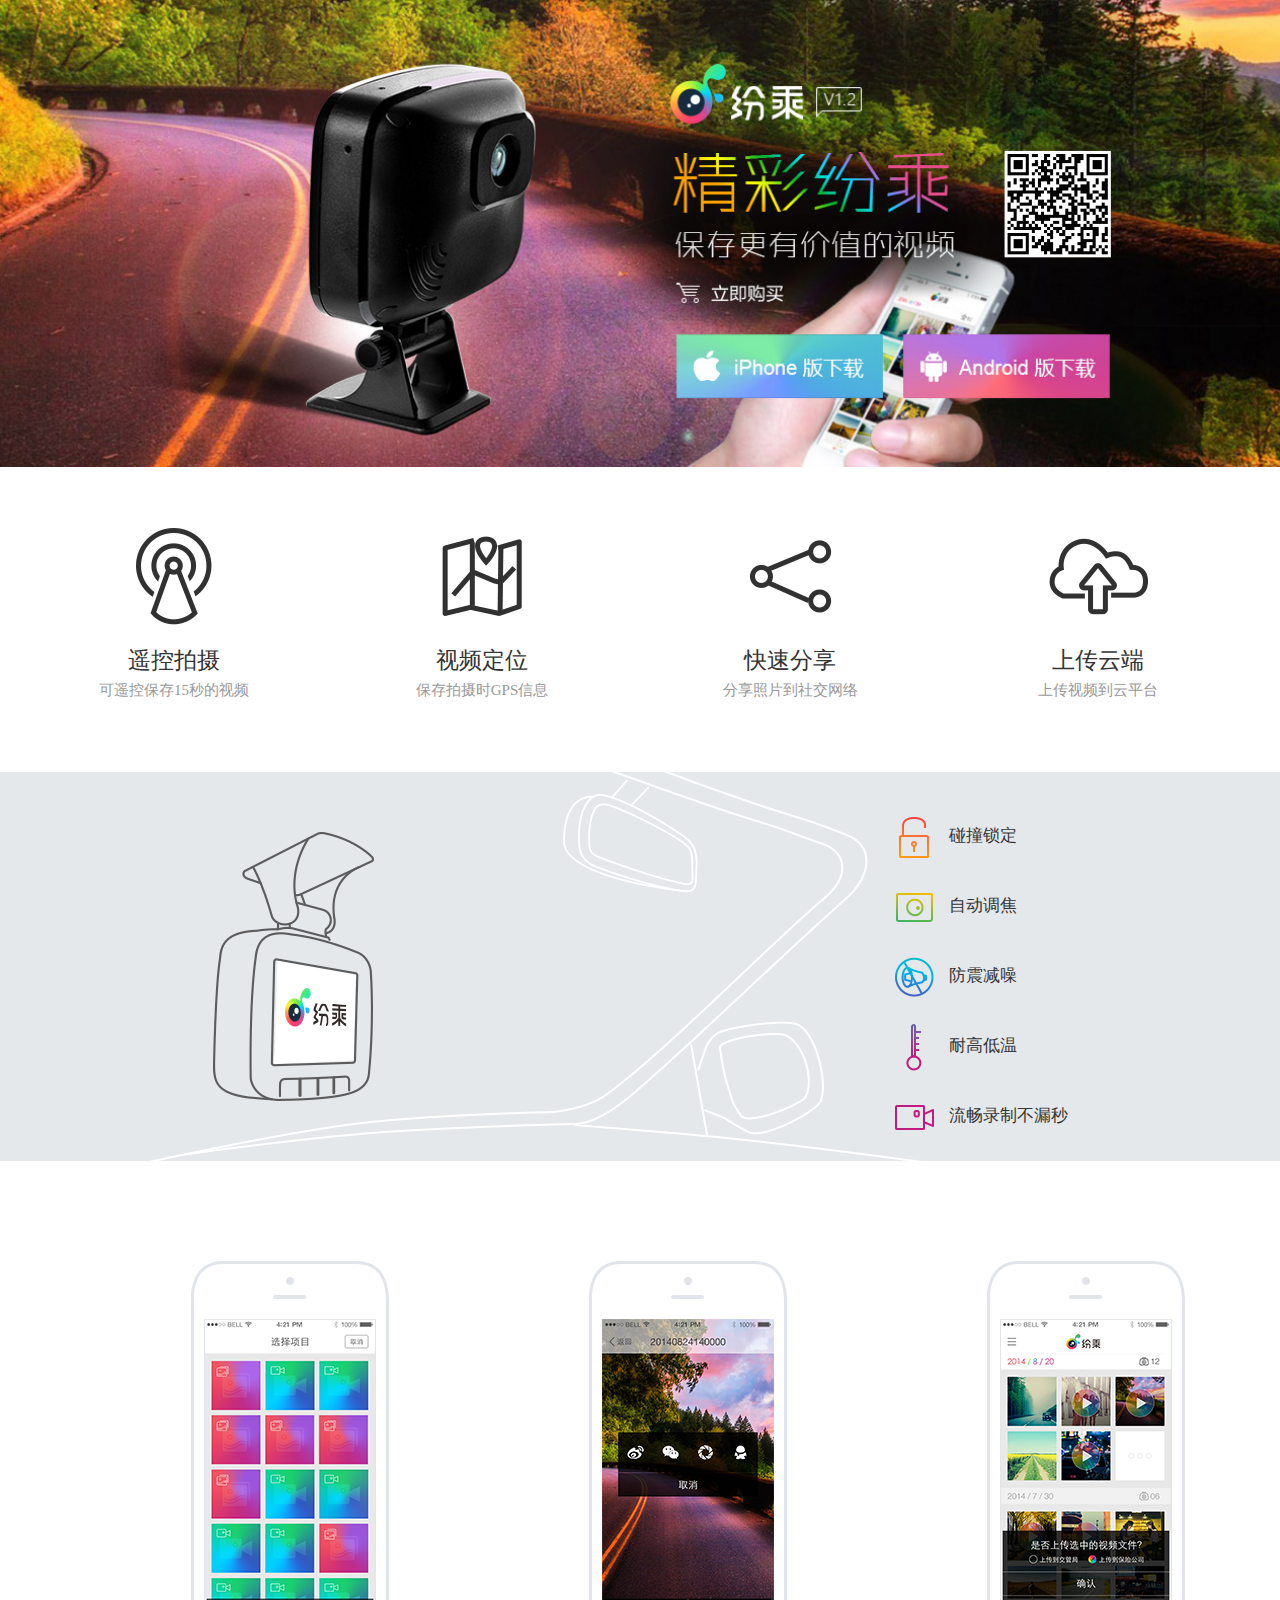
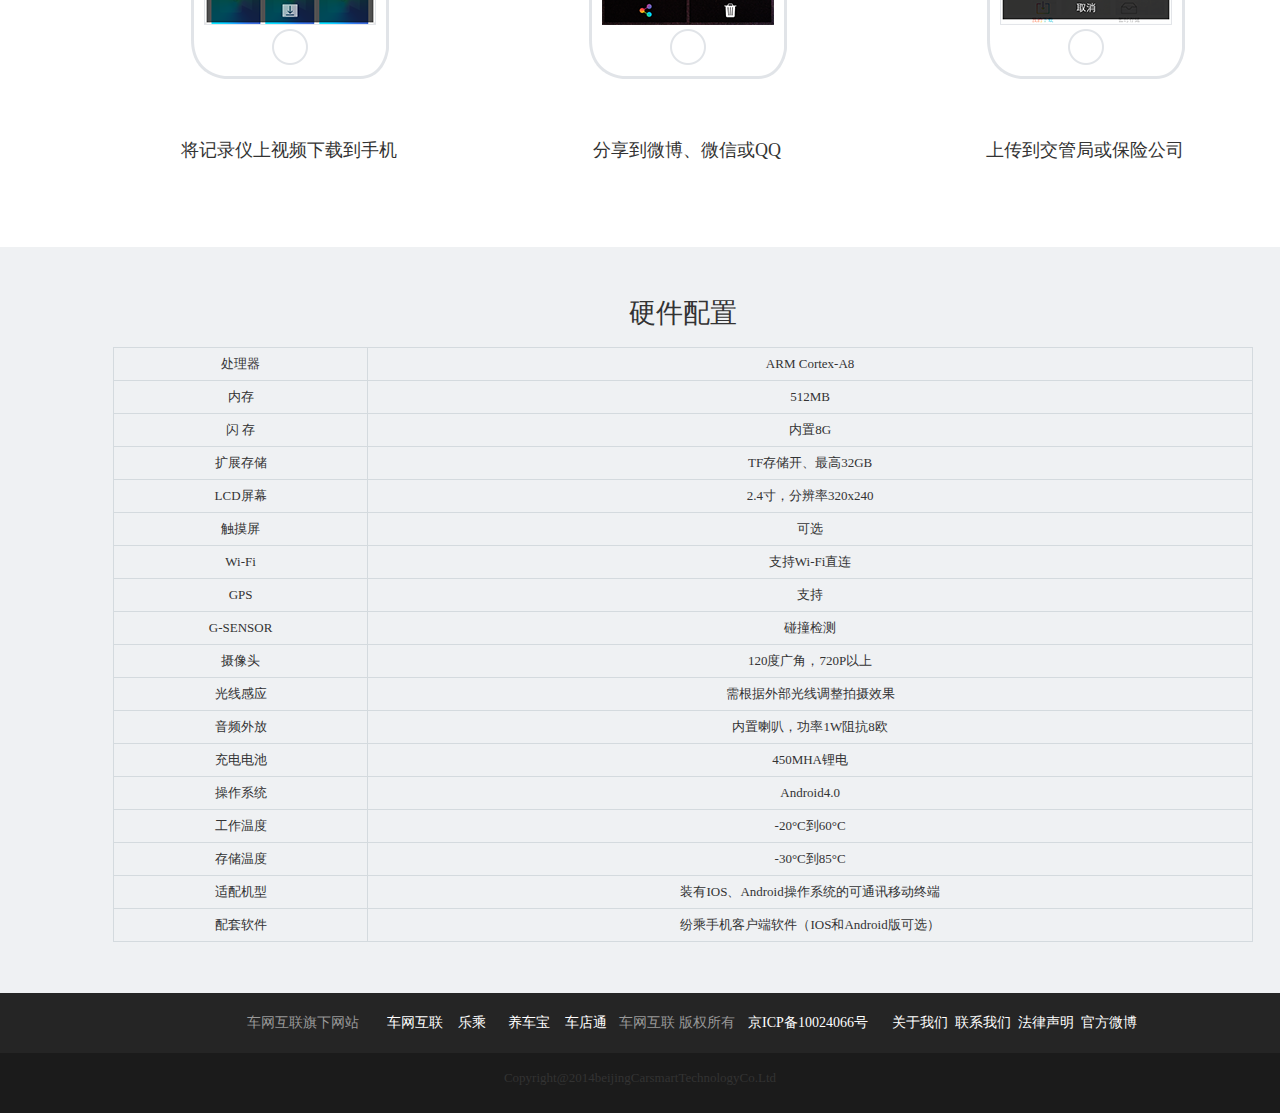
<file: 二级页面/产品/纷乘/fencheng.html>
<!doctype html>
<html lang="en">
<head>
	<meta charset="UTF-8">
	<title>产品——纷乘</title>
	<link rel="stylesheet" href="fencheng.css">
	<script src="js/function.js"></script>
	<script src="js/animate.js"></script>

	<script src="fencheng.js"></script>


</head>
<body>
	<!-- head图片 1349px； -->
	<div class="head"><img src="images/1.jpg" alt="">
        <a href=""><div class="baitu1"></div></a>
        <a href=""><div class="baitu2"></div></a>

	</div>
	<!-- head图片结束 -->
	<div class="one">
		
		<ul>
			<li class="two">
				<img src="images/1.png" alt="">
				<p>遥控拍摄</p>
				<div>可遥控保存15秒的视频</div>
			</li>
			<li class="two">
				<img src="images/2.png" alt="">
				<p>视频定位</p>
				<div>保存拍摄时GPS信息</div>				
			</li>
			<li class="two">
				<img src="images/3.png" alt="">
				<p>快速分享</p>
				<div>分享照片到社交网络</div>				
			</li>
			<li class="two">
				<img src="images/4.png" alt="">
				<p>上传云端</p>
				<div>上传视频到云平台</div>				
			</li>
		</ul>
	</div>
	<div class="three">
		<img src="images/5.png" alt="" class="img1">
		<img src="images/6.png" alt="" class="img2">

        <ul>
        	<li class="three1">
				<img src="images/7.png" alt="">
        		<div>碰撞锁定</div>
        	</li>
        	<li class="three1">
				<img src="images/8.png" alt="">
        		<div>自动调焦</div>
        		
        	</li>
        	<li class="three1">
				<img src="images/9.png" alt="">
        		<div>防震减噪</div>
        		
        	</li>
        	<li class="three1">
				<img src="images/10.png" alt="">
        		<div>耐高低温</div>
        		
        	</li>
        	<li class="three1">
				<img src="images/11.png" alt="">
        		<div>流畅录制不漏秒</div>
        		
        	</li>
        </ul>
	</div>
	<!-- three结束 -->



	<!-- four开始 -->
	<div class="four">
		<ul>
			<li class="four1">
				<img src="images/12.png" alt="">
				<div>将记录仪上视频下载到手机</div>
			</li>
			<li class="four1">
				<img src="images/13.png" alt="">
				<div>分享到微博、微信或QQ</div>
				
			</li>
			<li class="four1">
				<img src="images/14.png" alt="">
				<div>上传到交管局或保险公司</div>
				
			</li>
		</ul>
	</div>
	<!-- four结束 -->
	<!-- five开始 -->
	<div class="five">
		<div class="five1">硬件配置</div>
		<table>
			<tr class="">
				<td class="five2">处理器</td>
				<td class="five3">ARM Cortex-A8</td>
			</tr>
			<tr class="">
				<td class="five2">内存 </td>
				<td class="five3">512MB</td>
			</tr>
			<tr class="">
				<td class="five2">闪 存 </td>
				<td class="five3">内置8G</td>
			</tr>
			<tr class="">
				<td class="five2">扩展存储 </td>
				<td class="five3">TF存储开、最高32GB</td>
			</tr>
			<tr class="">
				<td class="five2">LCD屏幕 </td>
				<td class="five3">2.4寸，分辨率320x240</td>
			</tr>
			<tr class="">
				<td class="five2">触摸屏 </td>
				<td class="five3">可选 </td>
			</tr>
			<tr class="">
				<td class="five2">Wi-Fi </td>
				<td class="five3">支持Wi-Fi直连 </td>
			</tr>
			<tr class="">
				<td class="five2">GPS </td>
				<td class="five3">支持</td>
			</tr>
			<tr class="">
				<td class="five2">G-SENSOR </td>
				<td class="five3">碰撞检测 </td>
			</tr>
			<tr class="">
				<td class="five2">摄像头 </td>
				<td class="five3">120度广角，720P以上 </td>
			</tr>
			<tr class="">
				<td class="five2">光线感应 </td>
				<td class="five3">需根据外部光线调整拍摄效果 </td>
			</tr>
			<tr class="">
				<td class="five2">音频外放 </td>
				<td class="five3">内置喇叭，功率1W阻抗8欧 </td>
			</tr>
			<tr class="">
				<td class="five2">充电电池 </td>
				<td class="five3">450MHA锂电 </td>
			</tr>
			<tr class="">
				<td class="five2">操作系统 </td>
				<td class="five3">Android4.0 </td>
			</tr>
			<tr class="">
				<td class="five2">工作温度 </td>
				<td class="five3">-20°C到60°C</td>
			</tr>
			<tr class="">
				<td class="five2">存储温度 </td>
				<td class="five3">-30°C到85°C</td>
			</tr>
			<tr class="">
				<td class="five2">适配机型 </td>
				<td class="five3">装有IOS、Android操作系统的可通讯移动终端 </td>
			</tr>
			<tr class="">
				<td class="five2">配套软件 </td>
				<td class="five3">纷乘手机客户端软件（IOS和Android版可选） </td>
			</tr>
		</table>
		
	</div>
	<!-- five完 -->

	<!-- foot开始 -->
	<div class="foot_one">
        	  <ul class="foot_ul1 foot66">
        	  	<li class="foot_font1">车网互联旗下网站</li>
        	  	
        	  	
        	  </ul>
        	  <ul class="foot_ul2">
        	  	<a href=""><li class="foot_font3">车网互联</li></a>
                <a href=""><li class="foot_font3">乐乘</li></a>
                <a href=""><li class="foot_font3">养车宝</li></a>
                <a href=""><li class="foot_font3">车店通</li></a>
                
        	  </ul>
        	  <ul class="foot_ul1">
        	  	<li class="foot_font1">车网互联&nbsp;版权所有</li>
        	  	<a href=""><li class="foot_font2">京ICP备10024066号</li></a>
        	  	
        	  </ul>
        	  <ul class="foot_ul2">
        	  	<a href=""><li class="foot_font4">关于我们</li></a>
                <a href=""><li class="foot_font4">联系我们</li></a>
                <a href=""><li class="foot_font4">法律声明</li></a>
                <a href=""><li class="foot_font4">官方微博</li></a>
                
        	  </ul>
           </div>
        <div class="foot_two">
        	<div class="foot11">Copyright@2014beijingCarsmartTechnologyCo.Ltd</div>
            </div>
        </div>
	
</body>
</html>
</file>
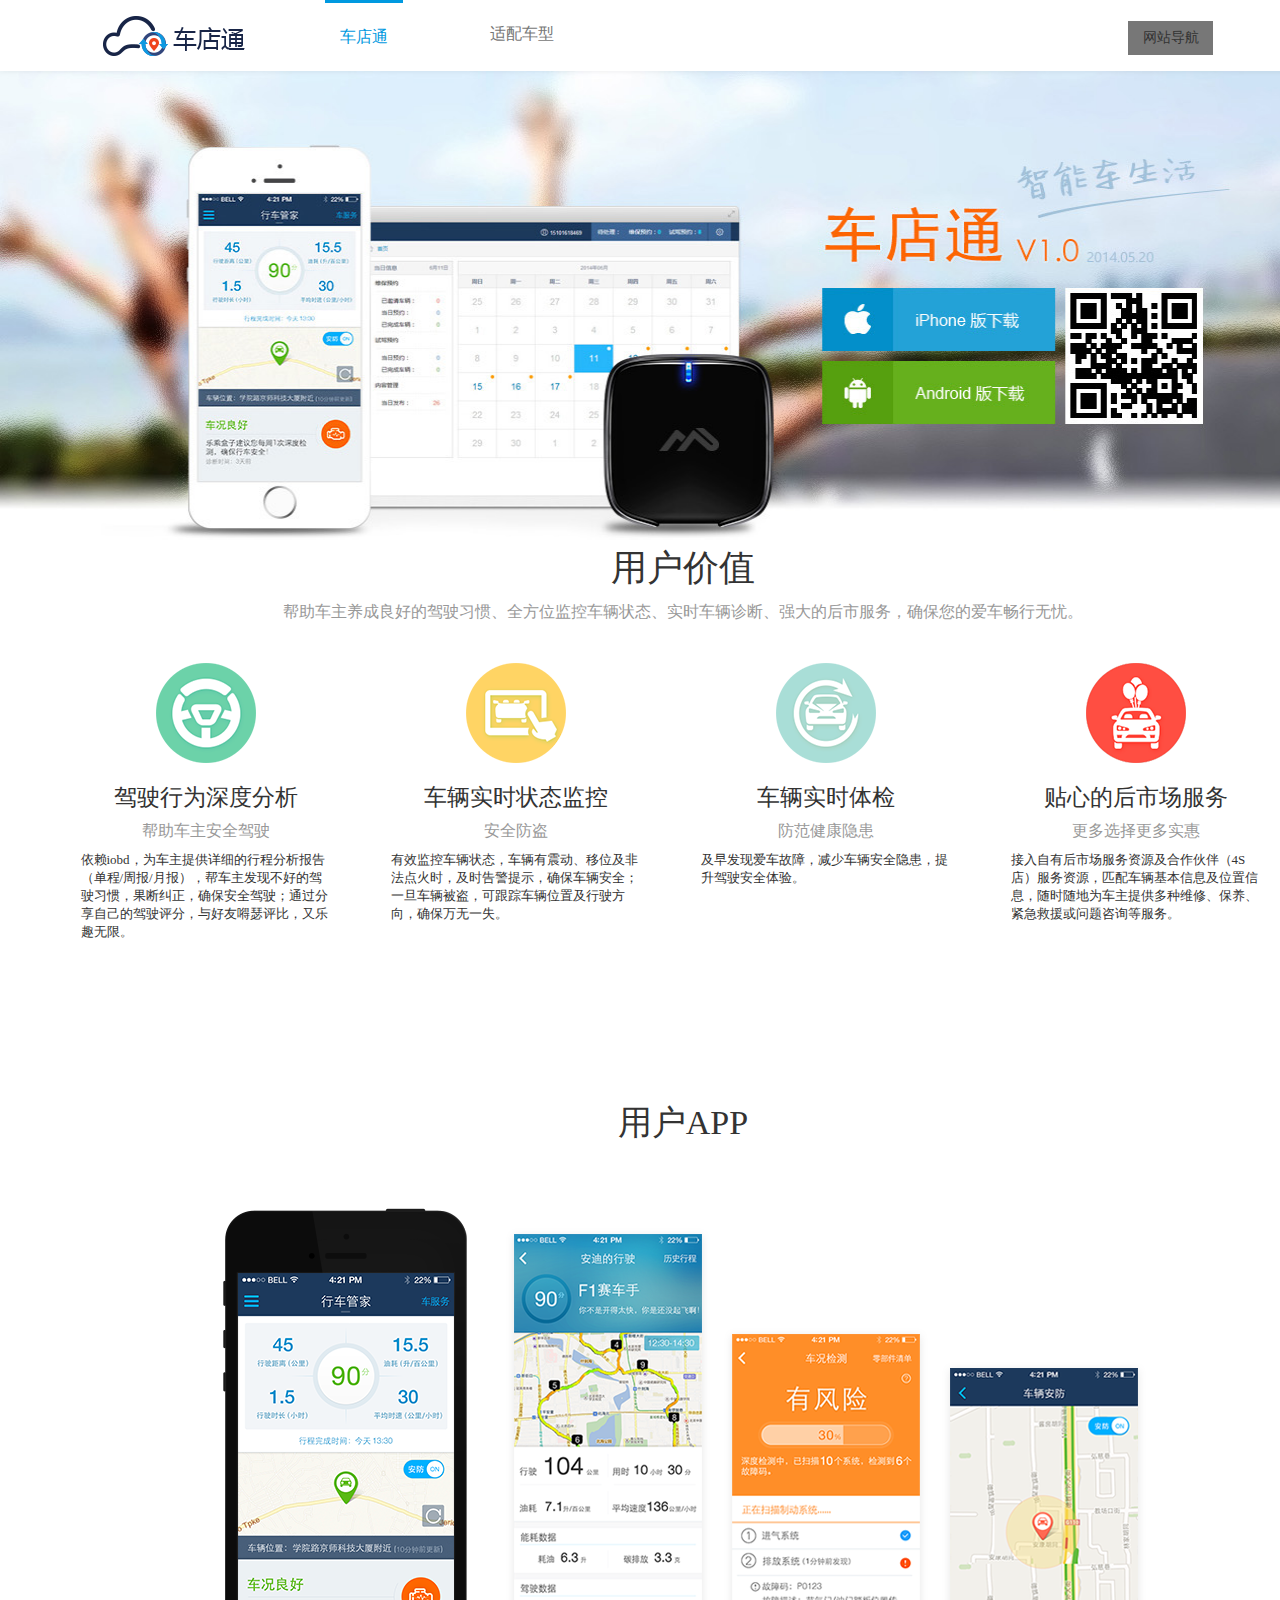
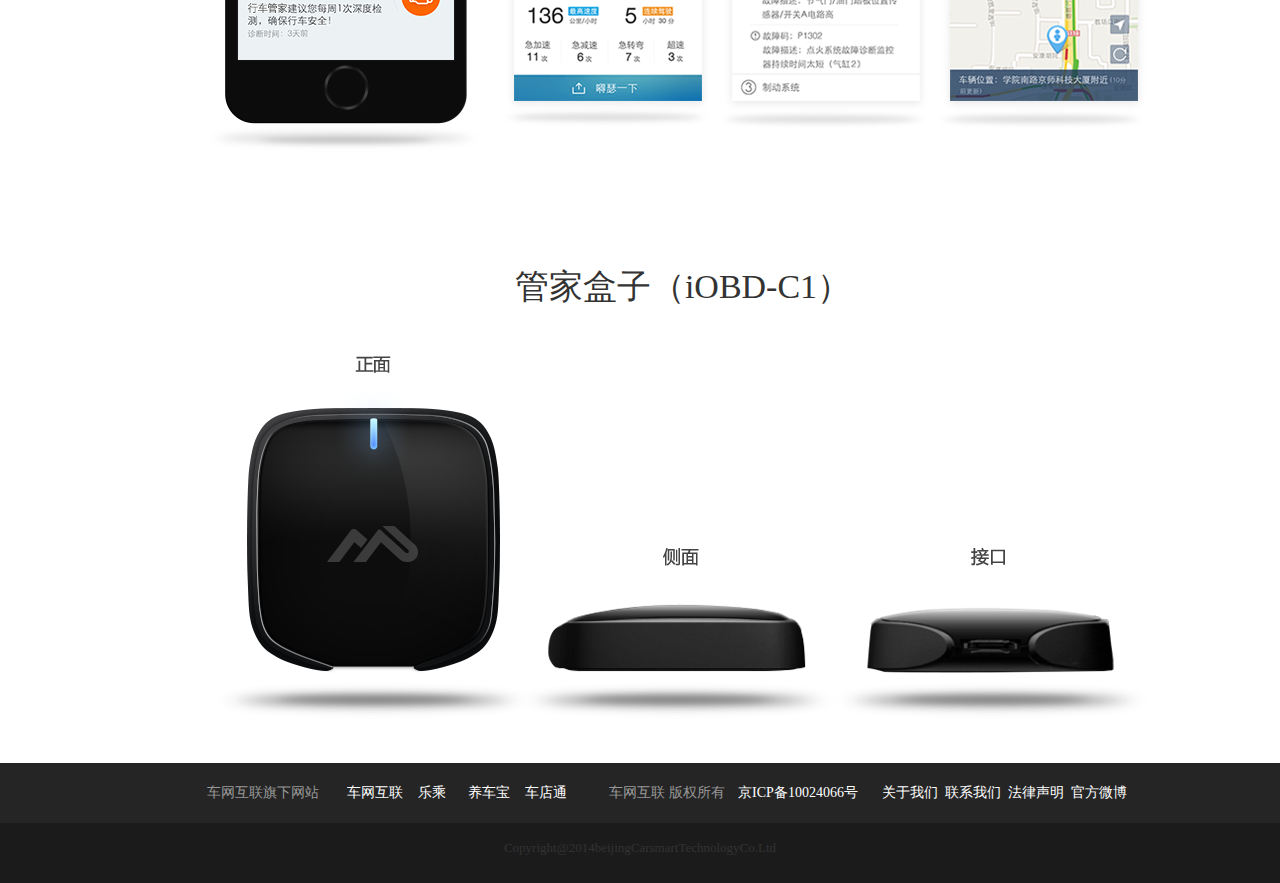
<file: 二级页面/产品/车店通/cdt.html>
<!doctype html>
<html lang="en">
<head>
	<meta charset="UTF-8">
	<title>车店通</title>
	<link rel="stylesheet" href="css/cdt.css">
</head>
<body>
	<!-- 头部开始 -->
	<div class="head">
		<img src="images/logo.png" alt="">
		<div class="cdt"><a href="">车店通</a></div>
		<div class="spcx"><a href="">适配车型</a></div>
			<div class="wzdh"><a href="" class="lianjie">网站导航
                 <div class="wzdhdx"></div></a>
	</div>
	</div>

	<!-- 头部结束 -->
	<div class="one">
		<img src="images/1.jpg" alt="">
	</div>


	<div class="two">
		<p class="two1">用户价值</p>
		<p class="two2">帮助车主养成良好的驾驶习惯、全方位监控车辆状态、实时车辆诊断、强大的后市服务，确保您的爱车畅行无忧。</p>
		<ul class="two3">
			<li class="two4 two8">
				<img src="images/icon-001.png" alt="">
				<p class="two5">驾驶行为深度分析</p>
				<p class="two6">帮助车主安全驾驶</p>
				<div class="two7">依赖iobd，为车主提供详细的行程分析报告（单程/周报/月报），帮车主发现不好的驾驶习惯，果断纠正，确保安全驾驶；通过分享自己的驾驶评分，与好友嘚瑟评比，又乐趣无限。</div>
			</li>
			<li class="two4">
				<img src="images/icon-002.png" alt="">
				<p class="two5">车辆实时状态监控</p>
				<p class="two6">安全防盗</p>
				<div class="two7">有效监控车辆状态，车辆有震动、移位及非法点火时，及时告警提示，确保车辆安全；一旦车辆被盗，可跟踪车辆位置及行驶方向，确保万无一失。</div>
			</li>
			<li class="two4">
				<img src="images/icon-003.png" alt="">
				<p class="two5">车辆实时体检</p>
				<p class="two6">防范健康隐患</p>
				<div class="two7">及早发现爱车故障，减少车辆安全隐患，提升驾驶安全体验。</div>
			</li>
			<li class="two4">
				<img src="images/icon-004.png" alt="">
				<p class="two5">贴心的后市场服务</p>
				<p class="two6">更多选择更多实惠</p>
				<div class="two7">接入自有后市场服务资源及合作伙伴（4S店）服务资源，匹配车辆基本信息及位置信息，随时随地为车主提供多种维修、保养、紧急救援或问题咨询等服务。</div>
			</li>
		</ul>
	</div>







	<div class="three">
		<p>用户APP</p>
		<img src="images/wz.png" alt="">
	</div>




	<div class="four">
		<p>管家盒子（iOBD-C1）</p>
		<img src="images/box.png" alt="">
	</div>



	<!-- foot开始 -->
	<div class="foot_one">
        	  <ul class="foot_ul1 foot66">
        	  	<li class="foot_font1">车网互联旗下网站</li>
        	  	
        	  	
        	  </ul>
        	  <ul class="foot_ul2">
        	  	<a href=""><li class="foot_font3">车网互联</li></a>
                <a href=""><li class="foot_font3">乐乘</li></a>
                <a href=""><li class="foot_font3">养车宝</li></a>
                <a href=""><li class="foot_font3">车店通</li></a>
                
        	  </ul>
        	  <ul class="foot_ul1">
        	  	<li class="foot_font1 font5">车网互联&nbsp;版权所有</li>
        	  	<a href=""><li class="foot_font2">京ICP备10024066号</li></a>
        	  	
        	  </ul>
        	  <ul class="foot_ul2">
        	  	<a href=""><li class="foot_font4">关于我们</li></a>
                <a href=""><li class="foot_font4">联系我们</li></a>
                <a href=""><li class="foot_font4">法律声明</li></a>
                <a href=""><li class="foot_font4">官方微博</li></a>
                
        	  </ul>
           </div>
        <div class="foot_two">
        	<div class="foot11">Copyright@2014beijingCarsmartTechnologyCo.Ltd</div>
            </div>
        </div>
	<!-- foot结束 -->
</body>
</html>
</file>
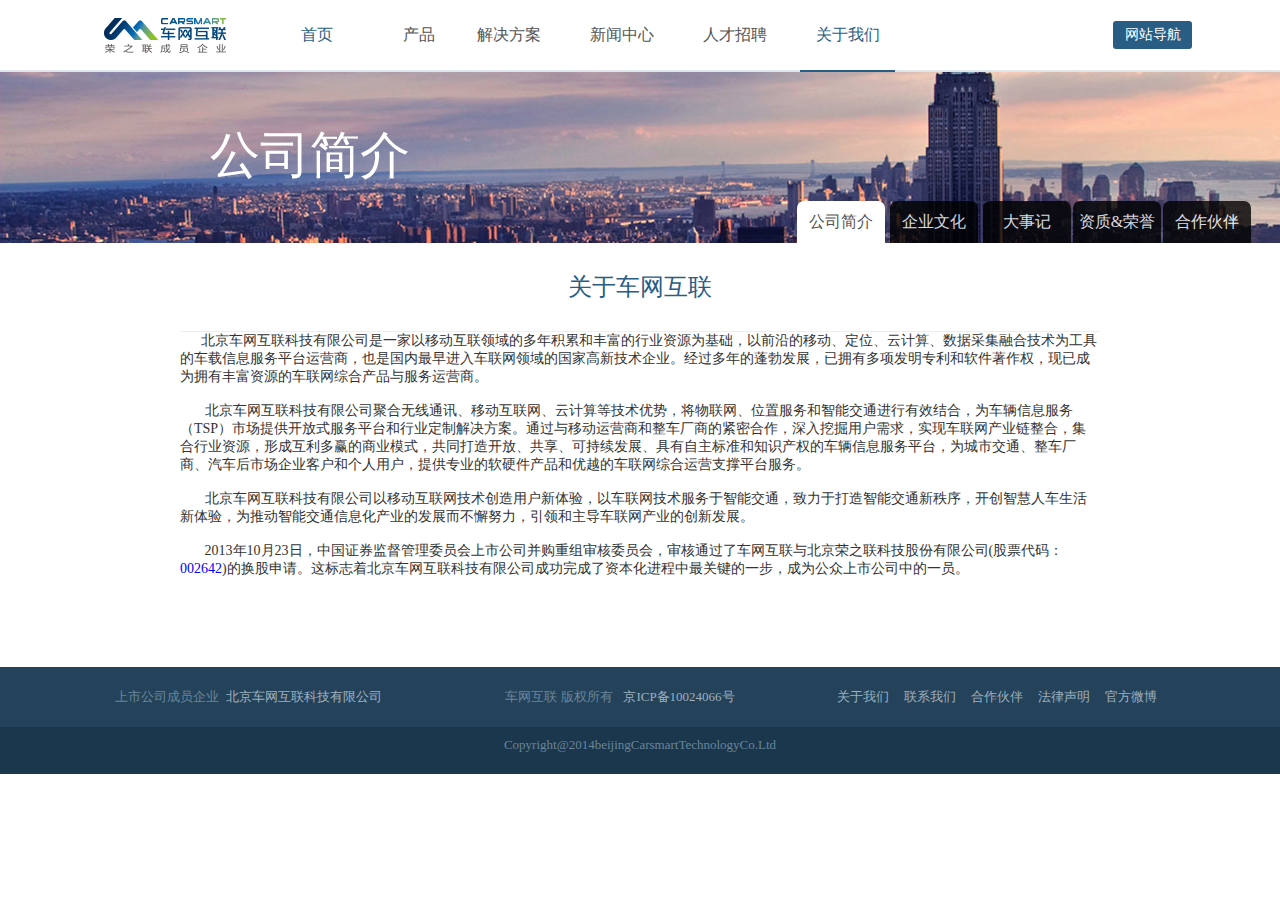
<file: 二级页面/关于我们/公司简介/gsjj.html>
<!doctype html>
<html lang="en">
<head>
	<meta charset="UTF-8">
	<title>公司简介</title>
	<link rel="stylesheet" href="css/gsjj.css">
	<script src="js/function.js"></script>
	<script src="js/animate.js"></script>
	<script src="js/answer.js"></script>
</head>
<body>
	<div class="logo">
		<div class="logo1">
			<a href=""><img src="images/logo.png" alt="" class="logo2"></a>
			<ul>
				<li class="sy"><a href="file:///D:/WUIF1603-2/%E8%BD%A6%E7%BD%91%E4%BA%92%E8%81%94/%E9%A6%96%E9%A1%B5/index.html">首页</a></li>
				<li class="cp cp66"><a href="" class="lianjie">产品</a>
                    <div class="cpxl">
                    	<div class="cpxlw">
                    		<div class="cpxl1"><i>个人产品：</i></div>
                    		<a href="file:///D:/WUIF1603-2/%E8%BD%A6%E7%BD%91%E4%BA%92%E8%81%94/%E4%BA%8C%E7%BA%A7%E9%A1%B5%E9%9D%A2/%E4%BA%A7%E5%93%81/%E4%B9%90%E4%B9%98/lecheng.html"><div class="cpxl2">乐乘</div></a>
                    		<a href=""><div class="cpxl3">智乘（即将发布）</div></a>
                    		<a href=""><div class="cpxl4">纷乘</div></a>
                    		<div class="cpxl5"><i>行业应用：</i></div>
                    		<a href=""><div class="cpxl6">车店通</div></a>
                    		<div class="cpxl7"><i>硬件产品：</i></div>
                    		<a href=""><div class="cpxl8">乐乘盒子</div></a>
                    		<a href=""><div class="cpxl9">纷乘行车记录仪</div></a>
                    	</div>
                    </div>
				</li>
				<li class="jjfa cp66"><a href="" class="lianjie">解决方案</a>
                     <div class="cpxl">
                    	<div class="cpxlw">

                            <a href=""><div class="cpxl2">行业解决方案</div></a>
                    		<a href=""><div class="cpxl3">北斗应用系统</div></a>
                    	    <a href=""><div class="cpxl9">智慧城市建设</div></a>
                    	</div>
                    </div>
				</li>
				<li class="xwzx cp66"><a href="" class="lianjie">新闻中心</a>
				    <div class="cpxl">
                    	<div class="cpxlw">

                            <a href=""><div class="cpxl2">公司动态</div></a>
                    		<a href=""><div class="cpxl3">员工天地</div></a>
                    	    <a href=""><div class="cpxl9">专题报道</div></a>
                    	</div>
                    </div>
                </li>
				<li class="rczp"><a href="" class="lianjie lianjie1">人才招聘</a></li>
				<li class="gywm  cp66"><a href="" class="lianjie">关于我们</a>
                    <div class="cpxl">
                    	<div class="cpxlw">

                            <a href=""><div class="cpxl2">公司简介</div></a>
                    		<a href=""><div class="cpxl3">企业文化</div></a>
                    		<a href=""><div class="cpxl4">大事记</div></a>
                    		<a href=""><div class="cpxl6">资质&荣誉</div></a>
                    	    <a href=""><div class="cpxl9">合作伙伴</div></a>
                    	</div>
                    </div>
				</li>
				<li class="wzdh"><a href="" class="lianjie">网站导航
                 <div class="wzdhdx"></div>
				</li></a>
			</ul>
		</div>
	</div>



       <div class="banner">
         <img src="images/1.jpg" alt="">
         <p>公司简介</p>
         <ul>
           <a href=""><li class="list1">公司简介</li></a>
           <a href=""><li class="list2">企业文化</li></a>
           <a href=""><li class="list3">大事记</li></a>
           <a href=""><li class="list4">资质&荣誉</li></a>
           <a href=""><li class="list5">合作伙伴</li></a>

         </ul>
       </div>


  

<div class="one">
  <p>关于车网互联</p>
  <div class="one1">&nbsp;&nbsp;&nbsp;&nbsp;&nbsp;&nbsp;北京车网互联科技有限公司是一家以移动互联领域的多年积累和丰富的行业资源为基础，以前沿的移动、定位、云计算、数据采集融合技术为工具的车载信息服务平台运营商，也是国内最早进入车联网领域的国家高新技术企业。经过多年的蓬勃发展，已拥有多项发明专利和软件著作权，现已成为拥有丰富资源的车联网综合产品与服务运营商。<br><br>

      &nbsp;&nbsp;&nbsp;&nbsp;&nbsp;&nbsp;&nbsp;北京车网互联科技有限公司聚合无线通讯、移动互联网、云计算等技术优势，将物联网、位置服务和智能交通进行有效结合，为车辆信息服务（TSP）市场提供开放式服务平台和行业定制解决方案。通过与移动运营商和整车厂商的紧密合作，深入挖掘用户需求，实现车联网产业链整合，集合行业资源，形成互利多赢的商业模式，共同打造开放、共享、可持续发展、具有自主标准和知识产权的车辆信息服务平台，为城市交通、整车厂商、汽车后市场企业客户和个人用户，提供专业的软硬件产品和优越的车联网综合运营支撑平台服务。<br><br>

      &nbsp;&nbsp;&nbsp;&nbsp;&nbsp;&nbsp;&nbsp;北京车网互联科技有限公司以移动互联网技术创造用户新体验，以车联网技术服务于智能交通，致力于打造智能交通新秩序，开创智慧人车生活新体验，为推动智能交通信息化产业的发展而不懈努力，引领和主导车联网产业的创新发展。<br><br>

        &nbsp;&nbsp;&nbsp;&nbsp;&nbsp;&nbsp;&nbsp;2013年10月23日，中国证券监督管理委员会上市公司并购重组审核委员会，审核通过了车网互联与北京荣之联科技股份有限公司(股票代码：<a href="">002642</a>)的换股申请。这标志着北京车网互联科技有限公司成功完成了资本化进程中最关键的一步，成为公众上市公司中的一员。</div>
  
</div>


















  </div>
    <!-- 内容结束 -->

       <div class="ssgs">
         <div class="ssgs1">
           <div class="ssgs2">上市公司成员企业</div>
           <div class="ssgs3">北京车网互联科技有限公司</div>
           <div class="ssgs4">车网互联&nbsp;版权所有</div>
           <div class="ssgs5">京ICP备10024066号</div>
           <ul>
             <li class="ssgs6">关于我们</li>
             <li class="ssgs6">联系我们</li>
             <li class="ssgs6">合作伙伴</li>
             <li class="ssgs6">法律声明</li>
             <li class="ssgs6">官方微博</li>
           </ul>

         </div>
       </div>
       <div class="foot">
         <div class="foot1">Copyright@2014beijingCarsmartTechnologyCo.Ltd</div>
       </div>

   

</body>
</html>
</file>
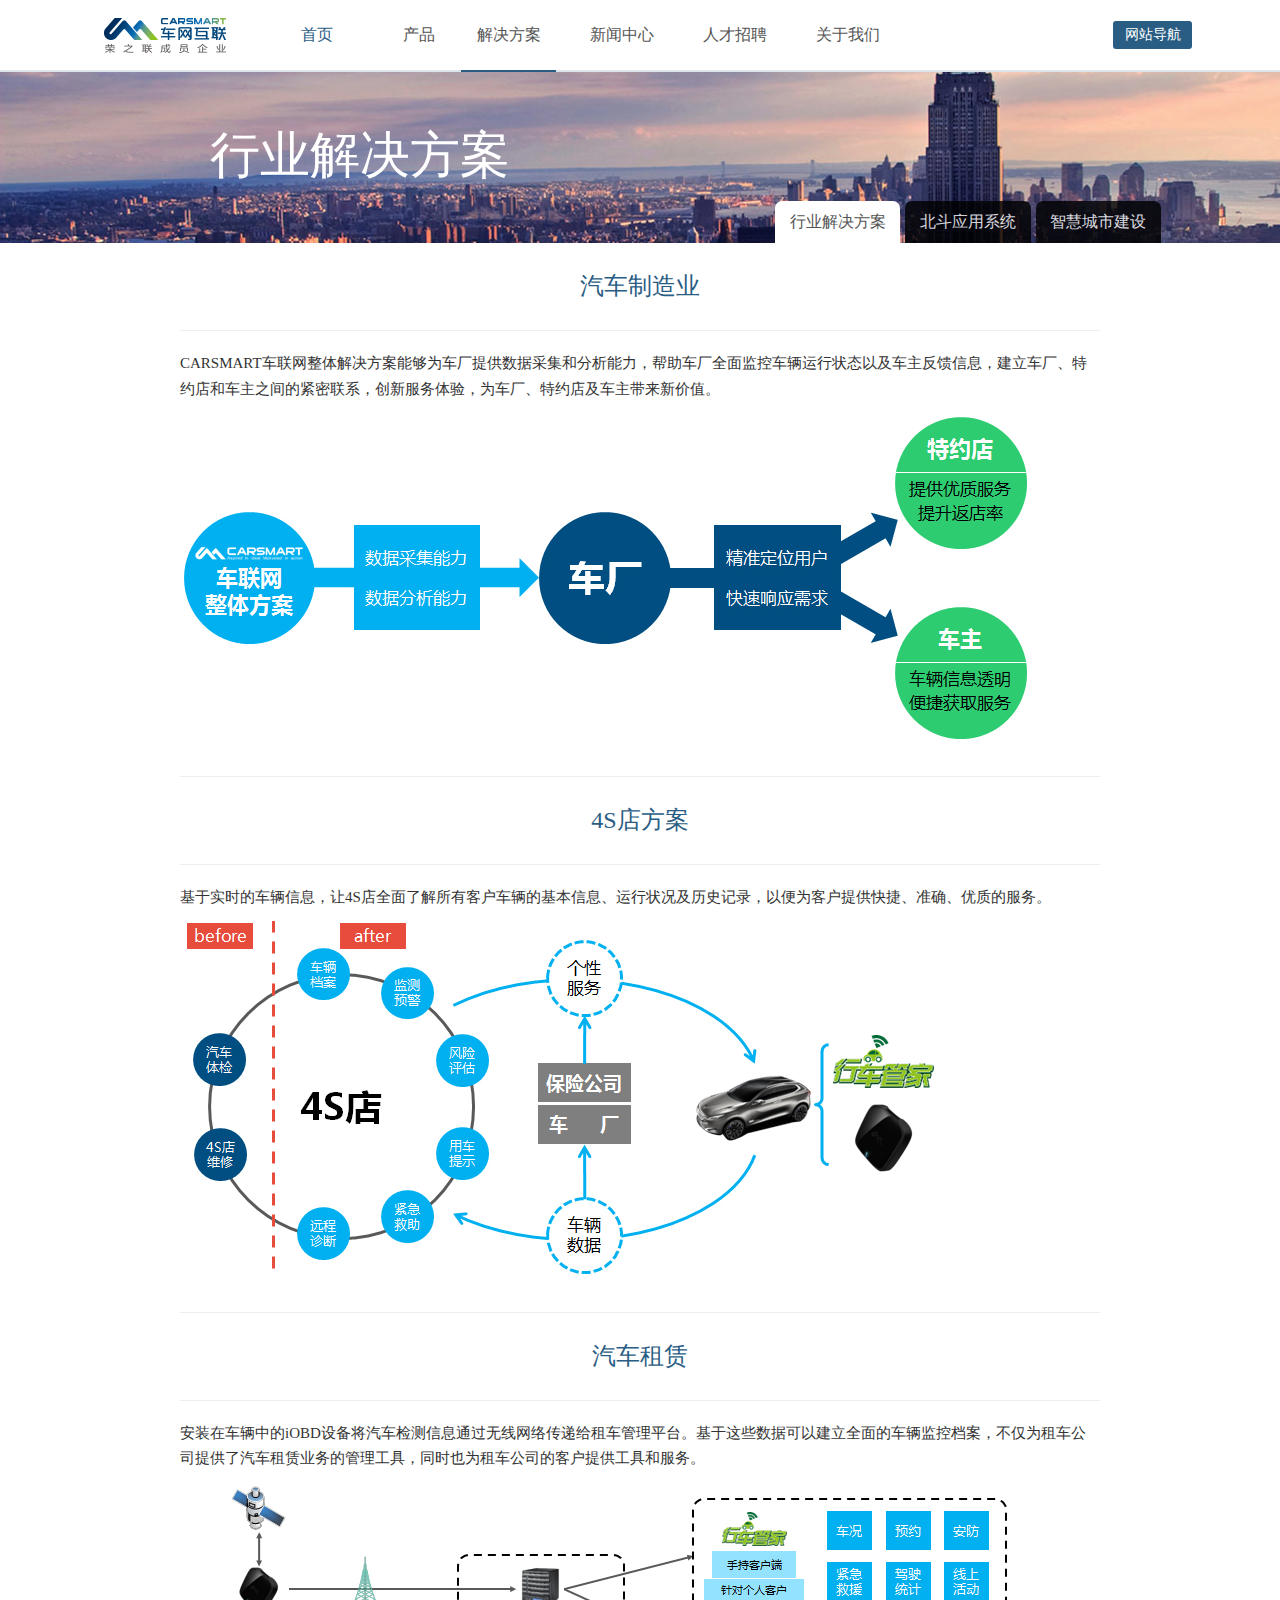
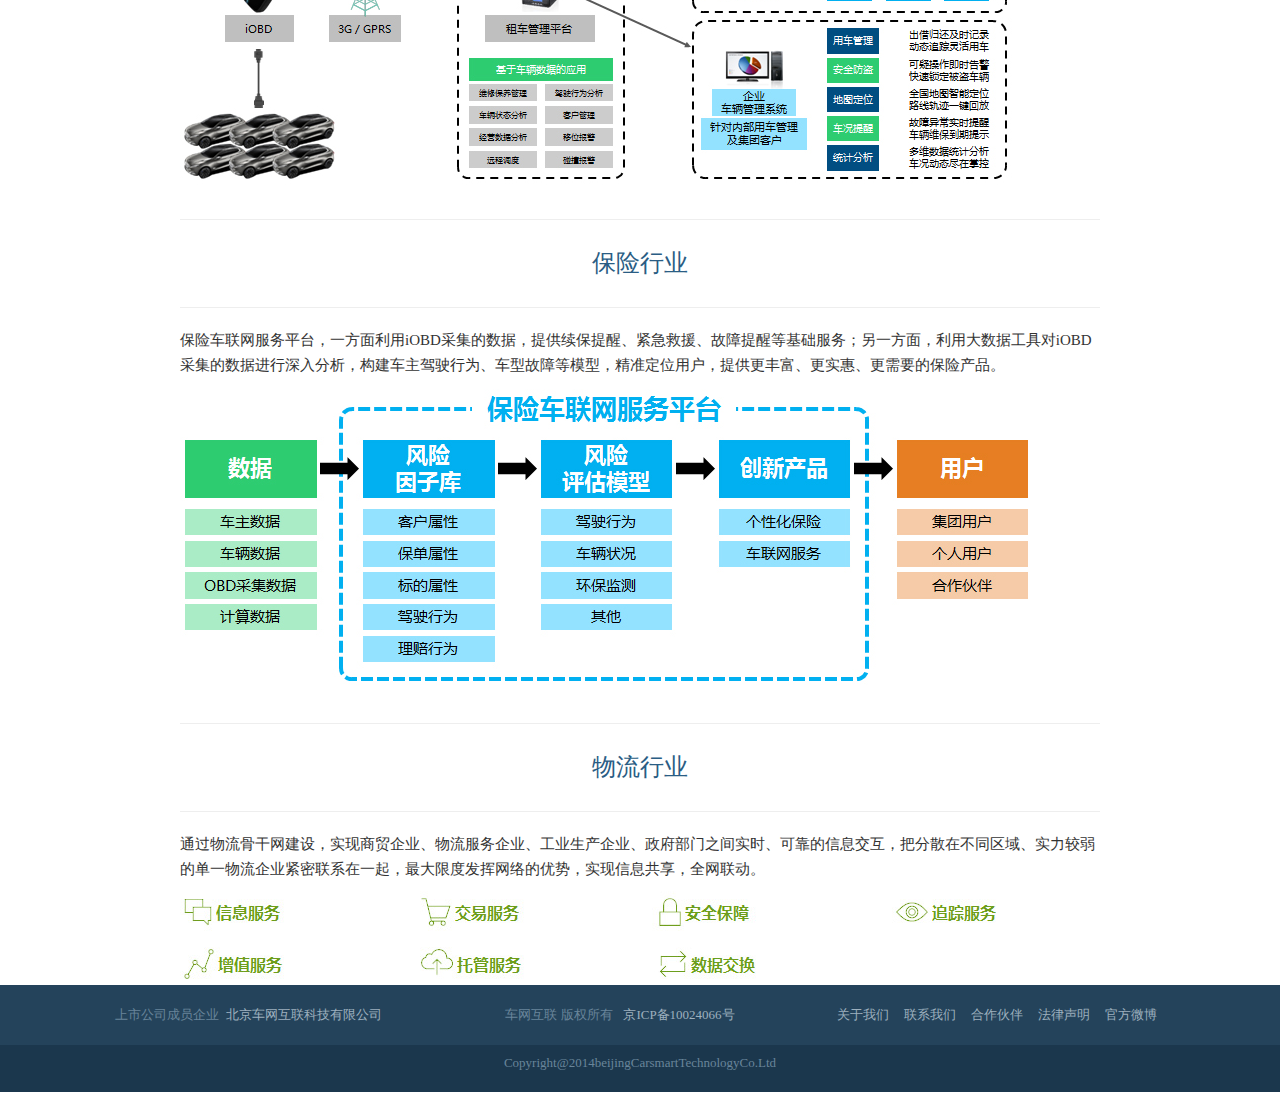
<file: 二级页面/解决方案/行业解决方案/answer.html>
<!doctype html>
<html lang="en">
<head>
	<meta charset="UTF-8">
	<title>行业解决方案</title>
	<link rel="stylesheet" href="css/answer.css">
	<script src="js/function.js"></script>
	<script src="js/animate.js"></script>
	<script src="js/answer.js"></script>
</head>
<body>
	<div class="logo">
		<div class="logo1">
			<a href=""><img src="images/logo.png" alt="" class="logo2"></a>
			<ul>
				<li class="sy"><a href="file:///D:/WUIF1603-2/%E8%BD%A6%E7%BD%91%E4%BA%92%E8%81%94/%E9%A6%96%E9%A1%B5/index.html">首页</a></li>
				<li class="cp cp66"><a href="" class="lianjie">产品</a>
                    <div class="cpxl">
                    	<div class="cpxlw">
                    		<div class="cpxl1"><i>个人产品：</i></div>
                    		<a href="file:///D:/WUIF1603-2/%E8%BD%A6%E7%BD%91%E4%BA%92%E8%81%94/%E4%BA%8C%E7%BA%A7%E9%A1%B5%E9%9D%A2/%E4%BA%A7%E5%93%81/%E4%B9%90%E4%B9%98/lecheng.html"><div class="cpxl2">乐乘</div></a>
                    		<a href=""><div class="cpxl3">智乘（即将发布）</div></a>
                    		<a href=""><div class="cpxl4">纷乘</div></a>
                    		<div class="cpxl5"><i>行业应用：</i></div>
                    		<a href=""><div class="cpxl6">车店通</div></a>
                    		<div class="cpxl7"><i>硬件产品：</i></div>
                    		<a href=""><div class="cpxl8">乐乘盒子</div></a>
                    		<a href=""><div class="cpxl9">纷乘行车记录仪</div></a>
                    	</div>
                    </div>
				</li>
				<li class="jjfa cp66"><a href="" class="lianjie">解决方案</a>
                     <div class="cpxl">
                    	<div class="cpxlw">

                            <a href=""><div class="cpxl2">行业解决方案</div></a>
                    		<a href=""><div class="cpxl3">北斗应用系统</div></a>
                    	    <a href=""><div class="cpxl9">智慧城市建设</div></a>
                    	</div>
                    </div>
				</li>
				<li class="xwzx cp66"><a href="" class="lianjie">新闻中心</a>
				    <div class="cpxl">
                    	<div class="cpxlw">

                            <a href=""><div class="cpxl2">公司动态</div></a>
                    		<a href=""><div class="cpxl3">员工天地</div></a>
                    	    <a href=""><div class="cpxl9">专题报道</div></a>
                    	</div>
                    </div>
                </li>
				<li class="rczp"><a href="" class="lianjie lianjie1">人才招聘</a></li>
				<li class="gywm  cp66"><a href="" class="lianjie">关于我们</a>
                    <div class="cpxl">
                    	<div class="cpxlw">

                            <a href=""><div class="cpxl2">公司简介</div></a>
                    		<a href=""><div class="cpxl3">企业文化</div></a>
                    		<a href=""><div class="cpxl4">大事记</div></a>
                    		<a href=""><div class="cpxl6">资质&荣誉</div></a>
                    	    <a href=""><div class="cpxl9">合作伙伴</div></a>
                    	</div>
                    </div>
				</li>
				<li class="wzdh"><a href="" class="lianjie">网站导航
                 <div class="wzdhdx"></div>
				</li></a>
			</ul>
		</div>
	</div>



       <div class="banner">
         <img src="images/1.jpg" alt="">
         <p>行业解决方案</p>
         <ul>
           <a href=""><li class="list1">行业解决方案</li></a>
           <a href=""><li class="list2">北斗应用系统</li></a>
           <a href=""><li class="list3">智慧城市建设</li></a>
         </ul>
       </div>


  <div class="nr">
    <!-- 限制宽920px; -->


       <!-- 汽车制造业开始 -->




       <div class="qczz">汽车制造业</div>
       <div class="qczz1" style="line-height:170%;">CARSMART车联网整体解决方案能够为车厂提供数据采集和分析能力，帮助车厂全面监控车辆运行状态以及车主反馈信息，建立车厂、特约店和车主之间的紧密联系，创新服务体验，为车厂、特约店及车主带来新价值。 
       </div>
        <div class="qczz2">
              <img src="images/2.jpg" alt="" >
         </div>





       <div class="qczz">4S店方案</div>
       <div class="qczz1" style="line-height:170%;">基于实时的车辆信息，让4S店全面了解所有客户车辆的基本信息、运行状况及历史记录，以便为客户提供快捷、准确、优质的服务。  
       </div>
       <div class="qczz2">
              <img src="images/3.jpg" alt="" >
         </div>





         <div class="qczz">汽车租赁</div>
       <div class="qczz1" style="line-height:170%;">安装在车辆中的iOBD设备将汽车检测信息通过无线网络传递给租车管理平台。基于这些数据可以建立全面的车辆监控档案，不仅为租车公司提供了汽车租赁业务的管理工具，同时也为租车公司的客户提供工具和服务。   
       </div>
       <div class="qczz2">
              <img src="images/4.jpg" alt="" >
         </div>






         <div class="qczz">保险行业</div>
       <div class="qczz1" style="line-height:170%;">保险车联网服务平台，一方面利用iOBD采集的数据，提供续保提醒、紧急救援、故障提醒等基础服务；另一方面，利用大数据工具对iOBD采集的数据进行深入分析，构建车主驾驶行为、车型故障等模型，精准定位用户，提供更丰富、更实惠、更需要的保险产品。   
       </div>
       <div class="qczz2">
              <img src="images/5.jpg" alt="" >
         </div>




         <div class="qczz">物流行业</div>
       <div class="qczz1" style="line-height:170%;">通过物流骨干网建设，实现商贸企业、物流服务企业、工业生产企业、政府部门之间实时、可靠的信息交互，把分散在不同区域、实力较弱的单一物流企业紧密联系在一起，最大限度发挥网络的优势，实现信息共享，全网联动。    
       </div>
       <div class="qczz3">
              <img src="images/6.jpg" alt="" >
         </div>





















  </div>
    <!-- 内容结束 -->

       <div class="ssgs">
         <div class="ssgs1">
           <div class="ssgs2">上市公司成员企业</div>
           <div class="ssgs3">北京车网互联科技有限公司</div>
           <div class="ssgs4">车网互联&nbsp;版权所有</div>
           <div class="ssgs5">京ICP备10024066号</div>
           <ul>
             <li class="ssgs6">关于我们</li>
             <li class="ssgs6">联系我们</li>
             <li class="ssgs6">合作伙伴</li>
             <li class="ssgs6">法律声明</li>
             <li class="ssgs6">官方微博</li>
           </ul>

         </div>
       </div>
       <div class="foot">
         <div class="foot1">Copyright@2014beijingCarsmartTechnologyCo.Ltd</div>
       </div>

   

</body>
</html>
</file>
<file: 首页/css/index.css>
a{text-decoration: none;/*取消下划线*/}
 h1,h2,h3,h4,h5,body,p,ul,li{
	margin:0px;
	padding:0px;
	/*list-style: none;*/
}
img{
	border: 0;
}
.logo ul{
	list-style: none;
}
.window ul{
	list-style: none;
}
.logo{
	width: 100%;
	height: 70px;
	/*background: red;*/
	border-bottom: 2px solid #dde5eb;
}
.logo1{
	height: 70px;
	width: 1350px;
	/*background: blue;*/
	/*float: left;*/
	margin: 0 auto;
}
.logo2{
	margin-left: 104px;
	line-height: 70px;
	margin-top: 17.5px;
	float: left;
    font-size: 16px;
}

.logo1 ul li{
	float: left;
	margin-right: 18px;
    position: relative;
}
.sy{
	width: 72px;
	height: 70px;
	margin-left: 55px;
}
.sy a{
	line-height: 70px;
	width: 72px;
	height: 70px;
	/*background: yellow;*/
	text-align: center;
    float: left;
	border-bottom:2px solid #2a5d84;
    color: #2a5d84;

}

.cp{
	width: 72px;
	height: 70px;

}

.cp a:hover{
	color: #2a5d84;
}
.cpxl{
	width: 172px;
	/*height: 100%;*/
	background: #fff;
	position: absolute;
	left: 0px;
	top:70px;
	border-top: 2px solid #2a5d84;
	display: none;
	z-index: 9;
}
.cpxlw{
	width: 148px;
	/*height: 100%;*/
	/*background: yellow;*/
	margin: 0 auto;
	font-size: 13px;
	padding-bottom: 7px;

}
.cpxlw div{
	width: 130px;
	height: 17px;
	padding: 9px;
}

.cpxl1,.cpxl5,.cpxl7{
	border-bottom: 1px solid #ccc;
	color: #ccc;
}
.cpxl2,.cpxl3,.cpxl4,.cpxl6,.cpxl8{
	border-bottom: 1px dashed #ccc;
	color: #000;

}
.cpxl2:hover,.cpxl3:hover,.cpxl4:hover,.cpxl6:hover,.cpxl8:hover{
	background: #eee;
	color:#01a2d6;
	
}
.cpxl9{
	color: #000;
}
.cpxl9:hover{
	background: #eee;
	border-bottom: 1px dashed #ccc;
	color: #01a2d6;
}

.jjfa,.xwzx,.rczp,.gywm{
	width:95px; 
	height:70px ;
    

}
.lianjie{
	line-height: 70px;
    /*background: yellow;*/
	text-align: center;
    float: left;
    width: 95px;
    height: 70px;
    color: #555555;
}

.rczp a:hover{
	border-bottom: 2px solid #ccc;
}
.jjfa a{
	color:  #555555;
}
.xwzx a{
	color: #555555;
}
.gywm a{
	color: #555555;
}
.rczp a{
	color: #555555;
}
.jjfa a:hover{
    color: #2a5d84;
}
.xwzx a:hover{
    color: #2a5d84;
}
.rczp a:hover{
    color: #2a5d84;
}
.gywm a:hover{
    color: #2a5d84;
}
.wzdh{
  width: 79px;
  height: 28px;
  border-radius: 3px;
  background: #2a5d84;
  margin-top: 21px;
  margin-left: 200px;

}
.wzdh a{
	float: left;
	width: 79px;
	height: 28px;
	line-height: 28px;
	text-align: center;
	font-size: 14px;
	color: #fff;
}
.wzdhdx{
	width: 79px;
	height: 28px;
	background: #fff;
	opacity: 0;
	position: absolute;
	left: 0px;
	top:0px;
}
.wzdhdx:hover{
opacity: 0.2;
}

/*轮播-------------------------------------------------------*/
.window{
	width: 1360px;
	height: 375px;
	margin: 0 auto;

	position: relative;
	overflow: hidden;
}

.box{
	width: 100%;
	height: 100%;
}
.box img{
	width: 1360px;
	height: 375px;
}
.box a{
	display: block;
	font-size: 0;
	position: absolute;
	top: 0;
	left: 0;
}
.window ul{
	width: 90px;
	height: 20px;
    position: absolute;
    bottom: 10px;
     left: 50%;
     margin-left: -45px; 
     z-index: 1; 
}
.window ul li{
	width: 12px;
	height: 12px;
	margin-right: 10px;
	border-radius: 50%;
	float: left;
	/*background: #ccc;*/
	border: 1px solid #fff;
	cursor: pointer;
} 
/*.window  .Left{
	width: 32px;
	height: 70px;
	margin-left: ;
	float: left;
	background: url(img/zuoyou.png)left top;
	cursor: pointer;
	position: absolute;
	left:210px;
	top:50%;
	z-index: 99999999;
	float: left;
	background: red;
	/*opacity: 0;*/
/*}*/
/*.window  .Right{
	width: 32px;
	height: 70px;
	float: right;
	background: url(img/zuoyou.png)right top;
	cursor: pointer;
	position: absolute;
	z-index: 999999999;
	right: 200px;
	top:50%;
	float: right;
}*/
.window  .Left{
	width: 200px;
	height: 375px;
	margin-left: ;
	float: left;
	
	cursor: pointer;
	position: absolute;
	left:0px;
	top:0px;
	z-index: 2;
	float: left;

	opacity: 0.1;

}

.window  .Right{
	width: 200px;
	height: 375px;
	float: right;
	
	cursor: pointer;
	position: absolute;
	z-index: 2;
	right: 0px;
	top:0px;
	float: right;

	opacity: 0.1;
}
/*.zuojt{
	width: 32px;
	height: 70px;
	float: left;
	background: url(img/zuoyou.png)left top;
	cursor: pointer;
	position: absolute;
	z-index: 999999999999;
	left: 85px;
	top:50%;
	margin: -35px;
	opacity: 0.1;


}*/

/*轮播完-------------------------------------------------------------*/
.hljs1{
	width: 100%;
	height: 65px;
	font-size: 36px;
	line-height: 65px;
	text-align: center;
	/*background: red;*/
	color:#2a5d84;
	margin-top: 60px;
	position: relative;
}
.baitu1{
	position: absolute;
	left: 0;
	top:0;
	width: 100%;
	height: 100%;
	background: #fff;
	opacity: 0;
}
.baitu1:hover{
	opacity: 0.2;
}
.hljs2{
	width: 100%;
	height: 30px;
	font-size: 17px;
	line-height: 30px;
	text-align: center;
	/*background: yellow;*/
	color:#999999;
}
.hljs3{
	width: 100%;
	height: 30px;
	font-size: 17px;
	line-height: 30px;
	text-align: center;
	/*background: blue;*/
	color:#999999;
}
.hljs4{
	width: 100%;
	height: 50px;
	/*background: yellow;*/
	position: relative;

}
.hljs5{
	width: 132px;
	height: 44px;
	background: #6d9e1c;
	border-radius: 5px;
	font-size: 16px;
	color: #fff;
	text-align: center;
	line-height: 44px;
   position: absolute;
   left: 50%;
   top:0px;
   margin-left: -66px;
   margin-top: 15px;

}
.stp{
	width: 100%;
	height: 140px;
	/*background: red;*/
    position: relative;
    margin-top: 40px;
}
.stp1{
	width: 120px;
	height: 150px;
	float: left;
	margin-right: 110px;
	/*background: red;*/

}
.stp2{
	width: 920px;
	height: 120px;
	position: absolute;
	left: 50%;
	margin-left: -405px;
	top:20px;
	opacity: 0;
	text-align: center;
	font-size: 17px;
	color: #999999;

}
.xwzxzj{
	width: 100%;
	height: 866px;
	background: #f2f5f8;
	margin-top: 100px;
}
.xwzxzj1{
	width: 100%;
	height: 80px;
	font-size: 36px;
	/*background: red;*/
	color: #2a5d84;
	margin: 0 auto;
	text-align: center;
	line-height: 80px;
	padding-top: 100px;
}
.xwzxzj2{
	width: 100%;
	height: 30px;
	font-size: 17px;
	/*background: blue;*/
	color: #999999;
	margin: 0 auto;
	text-align: center;
	line-height: 30px;
	/*padding-top: 100px;*/
}
.gsdt{
	width: 1200px;
	height: 540px;
	/*background: #000;*/
	margin: 0 auto;
	margin-top: 55px;
}
.gsdt1{
	float: left;
	width: 338px;
	height: 540px;
	/*background: red;*/
	margin-left: 46px;

}
.gsdt2{
	float: left;
	width: 338px;
	height: 540px;
	/*background: blue;*/
	margin-left: 46px;

}
.gsdt3{
	float: left;
	width: 338px;
	height: 540px;
	/*background: yellow;*/
	margin-left: 66px;

}
.gsdt11{
	width: 100%;
	height: 30px;
	color: #2a5d84;
	float: left;
	font-size: 23px;
	line-height: 30px;
	/*background: #fff;*/

}
.gsdt1 ul{
	margin-top: 50px;
}
.gsdt1 li{
	height: 100%;
    margin-left: 13px;
	font-size: 14px;
	color: #555555;
	margin-right: 20px;
	padding-bottom: 30px;
}
.gsdt1 li a{
	color: #555555;
}
.gsdt1 li a:hover{
	text-decoration: underline;
}

.gsdt2 ul{
	margin-top: 50px;
}
.gsdt2 li{
	height: 100%;
    margin-left: 13px;
	font-size: 14px;
	color: #555555;
	margin-right: 20px;
	padding-bottom: 30px;
}
.gsdt2 li a{
	color: #555555;
}
.gsdt2 li a:hover{
	text-decoration: underline;
}


.gsdt3 ul{
	margin-top: 50px;
}
.gsdt3 li{
	height: 100%;
    margin-left: 13px;
	font-size: 14px;
	color: #555555;
	margin-right: 15px;
	padding-bottom: 30px;
}
.gsdt3 li a{
	color: #555555;
}
.gsdt3 li a:hover{
	text-decoration: underline;
}
.more{
	width: 52px;
	height: 32px;
	background: #6d9e1c;
	color:#fff;
	font-size: 12px;
	text-align: center;
	line-height: 32px;
	margin-left: 2px;
	border-radius: 3px;
	position: relative;
}
.baitu{
	position: absolute;
	left: 0;
	top:0;
	width: 100%;
	height: 100%;
	background: #fff;
	opacity: 0;
}
.ztb{
	height: 611px;
	width: 100%;
	/*background: yellow;*/
}
.ggtz{
	width: 1200px;
	height: 401px;
	position: relative;
	/*background: #000;*/
	margin: 0 auto;
	
}
.ggtz1{
	text-align: center;
	line-height: 30px;
	width: 100px;
	height: 30px;
	/*background: #555;*/
	padding-top: 40px;
	padding-left: 20px;
	color: #2a5d84;
	font-size: 23px;

}
.ggtz2{
	width: 370px;
	height: 344px;
	position: absolute;
	top:0px;
	right: 0px;
}

.ssgs{
	width: 100%;
	height: 60px;
	background: #24435b;
	margin: 0 auto;
}
.ssgs1{
	width: 1200px;
	height: 60px;
	/*background: red;*/
	margin: 0 auto;
}
.ssgs2{
	width: 114px;
	height: 60px;
	text-align: center;
	line-height: 60px;
	color: #69859a;
	font-size: 13px;
	margin-left: 70px;
	float: left;
	/*background: blue;*/
}
.ssgs3{
	width: 160px;
	height: 60px;
	text-align: center;
	line-height: 60px;
	color: #9db0be;
	font-size: 13px;
	float: left;

}
.ssgs4{
	width: 120px;
	height: 60px;
	text-align: center;
	line-height: 60px;
	color: #69859a;
	font-size: 13px;
	float: left;
	margin-left: 115px;

}
.ssgs5{
	width: 120px;
	height: 60px;
	text-align: center;
	line-height: 60px;
	color: #9db0be;
	font-size: 13px;
	float: left;

}
.ssgs ul{
	float: left;
	margin-left:95px; 
}
.ssgs6{
	width: 57px;
	height: 60px;
	text-align: center;
	line-height: 60px;
	color: #9db0be;
	font-size: 13px;
	float: left;
	list-style:none;
	margin-right: 10px;


}
.ssgs6 a{
	color: #9db0be;
    
}
.ssgs6:hover{
	text-decoration: underline;

}
.foot{
	width: 100%;
	height: 47px;
	background: #1b374d;
}
.foot1{
	width: 310px;
	height: 47px;
	text-align: center;
	/*line-height: 47px;*/
	margin: 0 auto;
	font-size: 13px;
	color: #69859a;
	padding-top: 10px;
}







.ycdw{
	width: 36px;
	/*background: #4c4c4c;*/
	position: fixed;
	bottom: 50px;
	right: 20px;
	border-radius: 3px;
	border-radius: 3px;

}
.ycdw1{
	width: 36px;
	height: 36px;
	float: left;
	background:url(../images/icon.png);
	background-position: -568px -249px;
    position: relative;
    opacity: 0.8;
    cursor: pointer;

}
.ycdw11{
	position: absolute;
	left: -276px;
	top:-270px;
	width: 270px;
	height: 355px;
	display: none;
	background-image: url(../images/icon.png);
	background-position: -291px -12px;
	
	z-index: 9999;
}
.ycdw1:hover .ycdw11{
	display: block;
}
.ycdw1:hover{
	opacity: 1;
}
.ycdw2:hover{
	opacity: 1;
}
.ycdw2{
	width: 36px;
	height: 36px;
	float: left;
	/*background: blue;*/
    position: relative;	
	background-image: url(../images/icon.png);
    opacity: 0.8;
	background-position: -568px -290px;
    cursor: pointer;


}
.ycdw22{
	position: absolute;
	left: -276px;
	top:-270px;
	width: 270px;
	height: 355px;
	display: none;
	background-image: url(../images/icon.png);
	background-position: -12px -12px;
	
	z-index: 9999;
}
.ycdw2:hover .ycdw22{
	display: block;
}
.ycdw3{
	position: fixed;
	bottom:10px;
	right:20px;
	width: 36px;
	height: 36px;
	float: left;
	border-radius: 3px;
	background-image: url(../images/icon.png);
    opacity: 0.8;
	background-position: -568px -331px;
    cursor: pointer;
	
}
</file>
<file: 三级页面/安装说明/css/azsm.css>
a{text-decoration: none;/*取消下划线*/}
 h1,h2,h3,h6,h5,body,p,ul,li{
	margin:0px;
	padding:0px;
	list-style: none;
}
img{
	border: 0;
}

/*head开始*/
.head{
	width: 100%;
	height: 61px;
	/*background: red;*/
}
.head .head_one{
	width:1349px ;
	height: 61px;
	/*background: red;*/
	margin: 0 auto;
}
.head_one img{
	float: left;
    margin-top: 10.5px;
    margin-left: 100px;
}
.head_one ul{
	float: left;
	margin-left: 38px;
	margin-top: 10px;
}
.head_li,.head_border{
	width: 96px;
	/*height: 40px;*/
	border-radius: 40px;
	/*background: blue;*/
	float: left;
	text-align: center;
	line-height: 40px;
	margin-right:38px; 
	border: 1px solid #fff;
	color: #333333;
	font-size: 13px;
}
.head_border{
	height: 36px;
}
.head_li{
	height: 40px;

	border: 1px solid #274263;

}
.head_border:hover{
	/*background: #000;*/
	border: 1px solid #274263;

}

/*网站导航开始*/
.wzdh{
	width: 120px;
	height: 36px;
	/*background:red ;*/
	position: relative;
	/*text-align: center;*/
	line-height:36px ;
	float: right;
    margin-right: 140px;
    margin-top: 10.5px;
	border-radius: 40px;
	font-size: 12px;
	border: 1px solid #fff;


}
.wzdh p{
	float: left;
	color: #333333;
	margin-left:24px; 

}
.wzdh_sj{
	width: 0px;
    height: 0px;
    border:5px solid transparent;
    border-top-color:#333333;
    position: absolute;
    top:50%;
    left:84px;
    margin-top: -2.5px;


}
.wzdh:hover{
	border: 1px solid #274263;

}
/*网站导航结束*/



/*head结束*/


	
.one{
	width: 1366px;
	height: 678px;
	margin: 0 auto;
	/*background: red;*/
	position: relative;
}
.one p{
	width:338px;
	height: 60px;
	color:#333333 ;
	font-size:25px ; 
	margin: 0 auto;
	padding-top: 44px;
	text-align: center;
}
.one img{
	width: 289px;
	height: 509px;
	position: absolute;
	left:308px;
	top:120px;
}
.one1{
	width: 400px;
	height: 100px;
	
	position: absolute;
	top:225px;
	left:658px;
}
.one2{
	width: 50px;
	height: 50px;
	background: #ff9900;
	border-radius: 50%;
	text-align: center;
	line-height: 50px;
	color: #fff;
	font-size: 20px;
	float: left;
}
.one3{
	float: left;
	height: 61px;
	width: 325px;
	margin-top: 18px;
	margin-left: 10px;
}
.two{
	width: 1366px;
	height: 586px;
	margin: 0 auto;
	/*background: blue;*/
	position: relative;
}
.two p{
	width:338px;
	height: 60px;
	color:#333333 ;
	font-size:25px ; 
	margin: 0 auto;
	padding-top: 44px;
}
.two img{
	width: 289px;
	height: 509px;
	position: absolute;
	right:308px;
	top:47px;
}
.two1{
	width: 400px;
	height: 100px;
	
	position: absolute;
	top:157px;
	left:310px;
}
.two2{
	width: 50px;
	height: 50px;
	background: #ff9900;
	border-radius: 50%;
	text-align: center;
	line-height: 50px;
	color: #fff;
	font-size: 20px;
	float: left;
}
.two3{
	float: left;
	height: 61px;
	width: 325px;
	margin-top: 18px;
	margin-left: 10px;
}



.three{
	width: 1366px;
	height: 586px;
	margin: 0 auto;
	/*background: red;*/
	position: relative;
}
.three p{
	width:338px;
	height: 60px;
	color:#333333 ;
	font-size:25px ; 
	margin: 0 auto;
	padding-top: 44px;
}
.three img{
	width: 289px;
	height: 509px;
	position: absolute;
	left:308px;
	top:50px;
}
.three1{
	width: 400px;
	height: 100px;
	
	position: absolute;
	top:225px;
	left:658px;
}
.three2{
	width: 50px;
	height: 50px;
	background: #ff9900;
	border-radius: 50%;
	text-align: center;
	line-height: 50px;
	color: #fff;
	font-size: 20px;
	float: left;
}
.three3{
	float: left;
	height: 61px;
	width: 325px;
	margin-top: 18px;
	margin-left: 10px;
}

.four{
	width: 1366px;
	height: 586px;
	margin: 0 auto;
	/*background: blue;*/
	position: relative;
}
.four p{
	width:338px;
	height: 60px;
	color:#333333 ;
	font-size:25px ; 
	margin: 0 auto;
	padding-top: 44px;
}
.four img{
	width: 289px;
	height: 509px;
	position: absolute;
	right:308px;
	top:47px;
}
.four1{
	width: 400px;
	height: 100px;
	
	position: absolute;
	top:157px;
	left:310px;
}
.four2{
	width: 50px;
	height: 50px;
	background: #ff9900;
	border-radius: 50%;
	text-align: center;
	line-height: 50px;
	color: #fff;
	font-size: 20px;
	float: left;
}
.four3{
	float: left;
	height: 61px;
	width: 325px;
	margin-top: 18px;
	margin-left: 10px;
}

.five{
	width: 1366px;
	height: 738px;
	margin: 0 auto;
	/*background: red;*/
	position: relative;
	border-bottom
}
.five p{
	width:338px;
	height: 60px;
	color:#333333 ;
	font-size:25px ; 
	margin: 0 auto;
	padding-top: 44px;
}
.five img{
	width: 289px;
	height: 509px;
	position: absolute;
	left:308px;
	top:50px;
}
.five1{
	width: 400px;
	height: 100px;
	
	position: absolute;
	top:225px;
	left:658px;
}
.five2{
	width: 50px;
	height: 50px;
	background: #ff9900;
	border-radius: 50%;
	text-align: center;
	line-height: 50px;
	color: #fff;
	font-size: 20px;
	float: left;
}
.five3{
	float: left;
	height: 61px;
	width: 325px;
	margin-top: 18px;
	margin-left: 10px;
}
.five4{
	width:730px ;
	height:52px ;
	line-height: 52px;
	margin: 0 auto;
	font-size: 12px;
	color: #ba4442;
	text-align: center;
	background: #f2dede;
	border-radius: 5px;
	/*float: left;*/
	position: absolute;
	bottom:38px;
	left: 50%;
	margin-left: -365px;
}

.six{
	width: 1366px;
	height: 521px;
	margin: 0 auto;
	position: relative;
	border-bottom
}
.six p{
	width:338px;
	height: 60px;
	color:#333333 ;
	font-size:25px ; 
	margin: 0 auto;
	padding-top: 44px;
	text-align: center;
}
.six1{
		width: 500px;
	height: 290px;
	position: absolute;
	bottom:60px ;
	left: 50%;
	margin-left: -165px;
}
.six2{
	font-size: 17px;
	font-size: #333333;
}




.seven{
	width: 1366px;
	height: 623px;
	margin: 0 auto;
	position: relative;
	border-bottom
	/*background: red;*/
}
.seven p{
	width:338px;
	height: 60px;
	color:#333333 ;
	font-size:25px ; 
	margin: 0 auto;
	padding-top: 44px;
	text-align: center;
}
.seven1{
	width: 932px;
	height: 395px;
	position: absolute;
	bottom:60px ;
	left: 219px;
	text-align: center;
	
}
.seven2{
	font-size: 17px;
	font-size: #333333;
	text-align: center;
	/*background: blue;*/
}
.seven3{
	width: 307px;
	height: 25px;
	text-align: center;
	line-height: 25px;
	font-size: 15px;
	color: #777;
	margin: 0 auto;
	padding-top: 20px;
	/*background: yellow;*/
}



.eight{
	height: 855px;
	width: 1366px;
	margin: 0 auto;
	position: relative;
	border-bottom
}
.eight p{
	width:488px;
	height: 60px;
	color:#333333 ;
	font-size:25px ; 
	margin: 0 auto;
	padding-top: 44px;
	text-align: center;
}
.eight1{
	width: 704px;
	height: 669px;
	margin:0 auto;
	/*background: red;*/
	position: absolute;
	left:322px ;
	bottom:35px ;
}
.eight img{
	width: 702px;
	height: 466px;
	border: 1px solid #dddddd;
}
.eight2{
	width: 704px;
	height: 203px;
	/*background: blue;*/
	padding-top: 24px;
	overflow: hidden;
}
.eight3{
	width: 704px; 
	height: 36px;
	border-top:1px solid #cacaca ;
	
	line-height: 36px;
}
.eight4 b{
	padding-left: 80px;
}
.eight5{
	padding-left: 24px;
}
.eight6{
    background: #ededed;
}




.nine{
      height: 568px;
      width: 1366px;
      margin: 0 auto;
      /*background: red;*/
      position: relative;

}
.nine p{
    width:488px;
	height: 60px;
	color:#333333 ;
	font-size:25px ; 
	margin: 0 auto;
	padding-top: 44px;
	text-align: center;
}
.nine1{
    width:488px;
	height: 30px;
	color:#777777 ;
	font-size:21px ; 
	margin: 0 auto;
	/*padding-top: 44px;*/
	text-align: center;
}
.nine img{
	width:400px;
	height: 362px;
	margin: 0 auto;
	position: absolute;
	bottom: 0px;
	left:50%;
	margin-left: -215px;
}



.foot_one{
	height: 60px;
	width: 100%;
	background: #252525;
    float: left;
    /*margin-top:-4px;*/
}
.foot_two{
	height: 60px;
	width: 100%;
	background: #1b1b1b;
    float: left;
    
}

.foot_font1{
	width:126px ;
	height: 60px;
	text-align: center;
	line-height: 60px;
	font-size:14px; ;
	color:#999999 ;
	/*background: #FFF;*/
	float: left;
}
.foot_font2{
	width:126px ;
	height: 60px;
	text-align: center;
	line-height: 60px;
	font-size:14px; ;
	color:#fff ;
	/*background: #111;*/
	float: left;
}

.foot_font3{

	width: 57px;
	height: 60px;
	text-align: center;
	line-height: 60px;
	color: #fff;
	font-size: 14px;
	float: left;
	list-style:none;
	margin-right: 10px;
}
.foot_ul1{
	float: left;
	margin-left: 240px;
}
.foot_ul2{
    float: right;
    margin-right: 240px;
}
.foot11{
	width: 310px;
	height: 47px;
	text-align: center;
	line-height: 47px;
	margin: 0 auto;
	font-size: 13px;
	color: #333333;
	padding-top: 10px;
}







        /*foot结束*/
</file>
<file: 三级页面/适配车型/css/spcx.css>
a{text-decoration: none;/*取消下划线*/}
 h1,h2,h3,h6,h5,body,p,ul,li{
	margin:0px;
	padding:0px;
	list-style: none;
}
img{
	border: 0;
}

/*head开始*/
.head{
	width: 100%;
	height: 61px;
	/*background: red;*/
}
.head .head_one{
	width:1349px ;
	height: 61px;
	/*background: red;*/
	margin: 0 auto;
}
.head_one img{
	float: left;
    margin-top: 10.5px;
    margin-left: 100px;
}
.head_one ul{
	float: left;
	margin-left: 38px;
	margin-top: 10px;
}
.head_li,.head_border{
	width: 96px;
	/*height: 40px;*/
	border-radius: 40px;
	/*background: blue;*/
	float: left;
	text-align: center;
	line-height: 40px;
	margin-right:38px; 
	border: 1px solid #fff;
	color: #333333;
	font-size: 13px;
}
.head_border{
	height: 36px;
}
.head_li{
	height: 40px;

	border: 1px solid #274263;

}
.head_border:hover{
	/*background: #000;*/
	border: 1px solid #274263;

}

/*网站导航开始*/
.wzdh{
	width: 120px;
	height: 36px;
	/*background:red ;*/
	position: relative;
	/*text-align: center;*/
	line-height:36px ;
	float: right;
    margin-right: 140px;
    margin-top: 10.5px;
	border-radius: 40px;
	font-size: 12px;
	border: 1px solid #fff;


}
.wzdh p{
	float: left;
	color: #333333;
	margin-left:24px; 

}
.wzdh_sj{
	width: 0px;
    height: 0px;
    border:5px solid transparent;
    border-top-color:#333333;
    position: absolute;
    top:50%;
    left:84px;
    margin-top: -2.5px;


}
.wzdh:hover{
	border: 1px solid #274263;

}
/*网站导航结束*/



/*head结束*/

.banner{
	width: 1140px;
	height: 100%;
	margin: 0 auto;
	background: #eee;
}
.one{
	width: 1140px;
	height: 30px;
	background: #ccc;

}
.one1{
	width: 50px;
	height: 30px;
	text-align: center;
	line-height: 30px;
	color: #fff;
	background: #0076aa;
	border-radius: 30px;
	font-size: 12px;
	float: left;
}
.one2{
	width: 790px;
	height: 25px;
	/*background: red;*/
	float: left;
	margin-top: 2.5px;

}
.one3{
	width: 25px;
	height: 25px;
	/*background: #0076aa;*/
	border-radius: 50%;
	float:left;
	text-align: center;
	line-height: 25px;
	color: #0076aa;
	font-size: 11px;
	margin-left: 12px;
	cursor: ;
}
.one3:hover{
	background: #0076aa;
	color: #fff;
}



.one4{
	width: 11px;
	height: 11px;
	float: left;
	margin-top: 9.5px;
	background: #ff3300;
	margin-left: 24px;
}
.one5{
	width: 112px;
	height: 16px;
	color: #333333;
	font-size: 13px;
	text-align: center;
	line-height: 16px;
	float: left;
	margin-top: 7px;
}
.one6{
	width: 11px;
	height: 11px;
	float: left;
	margin-top: 9.5px;
	background: #656d78;
	margin-left: 24px;
}
.biaoge{
	width: 1138px;
	height: 325px;
	/*background: #ccc;*/
	border: 1px solid #dddddd;
	margin-top: 50px;
	float: left;

}
.biaoge  p{
	font-size: 16px;
	color: #666666;
	line-height: 32px;
	height: 32px;
	width: 32px;
	text-align: center;
	float: left;
	margin-left: 128px;

}
.bg1{
	width: 1138px;
	height: 31px;
	background: #fbfbfb;
	border-bottom: 1px solid #dddddd;
}
.bg2{
	width:1138px;
	height: 86px;
	background: yellow;
	border-bottom: 1px solid #dddddd;
}
.bg21{
	width: 266px;
	height: 86px;
	background: #fbfbfb;
	border-right: 1px solid #dddddd;

	float: left;
	/*text-align: center;*/

}
.bg211{
	width: 135px;
	height: 26px;
	line-height: 26px;
	float: left;
	margin-left:63px ;
	margin-top:22px; ;
	
}
.bg211 img{
	width: 44px;
	height: 21px;
	float: left;
	margin-top: 4px;

}
.bg211 div{
	font-size: 13px;
	color: #656d78;
	float: left;
	margin-left: 22px;

}


.bg311{
	width: 135px;
	height: 33px;
	line-height: 26px;
	float: left;
	margin-left:63px ;
	margin-top:22px; ;
	
}
.bg311 img{
	width: 44px;
	height: 33px;
	float: left;
	/*margin-top: 4px;*/

}
.bg311 div{
	font-size: 13px;
	color: #656d78;
	float: left;
	margin-left: 22px;
	margin-top: 4px;

}
.bg22{
	width: 871px;
	height: 86px;
	background: #fff;
	float: left;
}
.bg221{
	width: ;
	height: ;
}
.bg222{
	float: left;
	width: 78px;
	height: 20px;
	text-align: center;
	line-height: 20px;
	font-size:13px;
	color:#656d78 ;
	margin-right: 58px;
	margin-top: 15px;

}
.bg223{
	margin-left: 32px;
}
.bg3{
	width:1138px;
	height: 204px;
	/*background: blue;*/

}

.bg31{
	width: 266px;
	height: 205px;
	border-right: 1px solid #dddddd;
	background: #fbfbfb;
	float: left;
}
.bg32{
	width: 871px;
	height: 205px;
	background: #fff;
	float: left;
}
.bg321{
	width: 104px;
	height: 200px;
	/*background: red;*/
	margin-left: 16px;
	float: left;
	margin-top: 6px;
}
.bg321 div{
	width: 104px;
	height: 18px;
	color: #656d78;
	font-size:12px; 
	text-align: center;
	line-height: 18px;
	float: left;
	/*background: blue;*/
	margin-top: 12px;
}







	



.foot_one{
	height: 60px;
	width: 100%;
	background: #252525;
    float: left;
    /*margin-top:-4px;*/
}
.foot_two{
	height: 60px;
	width: 100%;
	background: #1b1b1b;
    float: left;
    
}

.foot_font1{
	width:126px ;
	height: 60px;
	text-align: center;
	line-height: 60px;
	font-size:14px; ;
	color:#999999 ;
	/*background: #FFF;*/
	float: left;
}
.foot_font2{
	width:126px ;
	height: 60px;
	text-align: center;
	line-height: 60px;
	font-size:14px; ;
	color:#fff ;
	/*background: #111;*/
	float: left;
}

.foot_font3{

	width: 57px;
	height: 60px;
	text-align: center;
	line-height: 60px;
	color: #fff;
	font-size: 14px;
	float: left;
	list-style:none;
	margin-right: 10px;
}
.foot_ul1{
	float: left;
	margin-left: 240px;
}
.foot_ul2{
    float: right;
    margin-right: 240px;
}
.foot11{
	width: 310px;
	height: 47px;
	text-align: center;
	line-height: 47px;
	margin: 0 auto;
	font-size: 13px;
	color: #333333;
	padding-top: 10px;
}







        /*foot结束*/
</file>
<file: 二级页面/人才招聘/css/zhaopin.css>
a{text-decoration: none;/*取消下划线*/}
 h1,h2,h3,h4,h5,body,p,ul,li{
	margin:0px;
	padding:0px;
	/*list-style: none;*/
}
img{
	border: 0;
}
.head{
	width: 1366px;
	height: 127px;
	/*background: red;*/
	margin: 0 auto;
	/*line-height: 127px;*/

}
.head img{
	margin-top: 45px;
	float: left;
	margin-left: 200px;
}
.zj{
	width: 149px;
	height: 37px;
	font-size: 13px;
	color:#333333 ;
	border-radius: 37px;
	float: left;
	margin-left: 255px;
	/*background: blue;*/
	border: 1px solid #d7d7d7; 
	text-align: center;
	line-height: 37px;
	margin-top: 45px;
}
.shzp,.xyzp{
	color: #999999;
	font-size: 15px;
	width: ;
	height:37px;
	float: left;
	margin-top: 45px;
	/*background: yellow;*/
	text-align: center;
	line-height: 37px;
	/*margin-left: 60px;*/
}
.wzdh{
	color: #999999;
	font-size: 15px;
	width: ;
	height:37px;
	float: left;
	margin-top: 45px;
	/*background: yellow;*/
	/*text-align: center;*/
	line-height: 37px;
	/*margin-left: 60px;*/
}
.shzp:hover,.xyzp:hover,.wzdh:hover{
	color:red;
}
.shzp{
	margin-left: 42px;

}
.xyzp,.wzdh{
	margin-left: 60px;
}
.wzdh{
	position: relative;
}
.wzdh1{
	width: 140px;
	/*height: 120px;*/
	border-top:2px solid red;
	background: #fff;
	color:#d7d7d7;
	position: absolute;
	left: -25px;
	top:37px;
	display: none;
	z-index: 9999999999999999;
}
.head ul{
	width: 140px;
	height: 120px;
	/*background: red;*/
	list-style:none;
}
.head ul li{
	width: 120px;
	height: 40px;
	border-bottom: 1px solid #e5e3e3;
	float: left;
	line-height: 40px;
	padding-left: 20px;

}

.wzdh2:hover{
	color: red;
}



/*轮播*/
.window{
	width: 1366px;
	height: 435px;
	margin: 0 auto;
	/*margin-top: 20px;*/
	/*border: 1px solid red;*/
	position: relative;
	overflow: hidden;
	background: yellow;


}
.window img{
	width: 1366px;
	height: 435px;
}
/*.window .box img{
	width: 780px;
	height: 470px;
}*/
.box{
	width: 1366px;
	height: 100%;
}
.box a{
	display: block;
	font-size: 0;
	position: absolute;
	top: 0;
	left: 0;
	z-index: 999;
}
.window ul{
	width: 100px;
	height: 20px;
    position: absolute;
    bottom: 10px;
     left: 50%;
     margin-left: -75px; 
     z-index: 999999999; 
     list-style: none;
}
.window ul li{
	width: 20px;
	height: 20px;
	margin-right: 10px;
	border-radius: 50%;
	float: left;
	background: #ccc;
	cursor: pointer;
} 

.window  .Left{
	width: 26px;
	height: 36px;
	margin-left: ;
	float: left;
	/*background: url(images/4.png)left top;*/
	cursor: pointer;
	position: absolute;
	left: 70px;
	top:50%;
	z-index: 99999;
	float: left;
	opacity: 0;
	/*background: red;*/
	overflow: hidden;
}
.Left img{
	width: 51px;
	height: 36px;

}
.window  .Right{
	width: 26px;
	height: 36px;
	float: right;
	/*background: url(images/4.png)right top;*/
	cursor: pointer;
	position: absolute;
	z-index: 99999;
	right: 70px;
	top:50%;
	float: right;
	/*background: red;*/
	/*margin-right: 200px;*/
	opacity: 0;
	overflow: hidden;
}
.Right img{
	position: absolute;
	width: 51px;
	height: 36px;
	right: 0px;
	top:0px;
}


.gzbt{
	height: 575px;
	width: 1366px;
	background: #ccc;
	margin: 0 auto;
}
.gzbt1{
	width: 373px;
	height: 57px;
	text-align: center;
	line-height: 57px;
	color: #000;
	font-size: 30px;
	margin: 0 auto;
	padding-top: 77px;
}
.gzbt2{
	width: 573px;
	height: 32px;
	text-align: center;
	line-height: 32px;
	color: #666;
	font-size: 17px;
	margin: 0 auto;
	padding-top: 6px;
}
.gzbt3{
	width: 970px;
	height: 250px;
	margin: 0 auto;
	/*background: red;*/
}
.gzbt3 img{
	width: 300px;
	height: 225px;
}
.gzbt4{
	width: 300px;
	height: 250px;
	margin-right: 20px;
	float: left;
	list-style: none;
}
.gzbt4 p{
   width: 300px;
   text-align: center;

}
</file>
<file: 二级页面/产品/乐乘/css/lecheng.css>
a{text-decoration: none;/*取消下划线*/}
 h1,h2,h3,h6,h5,body,p,ul,li{
	margin:0px;
	padding:0px;
	list-style: none;
}
img{
	border: 0;
}

/*head开始*/
.head{
	width: 100%;
	height: 61px;
	/*background: red;*/
}
.head .head_one{
	width:1349px ;
	height: 61px;
	/*background: red;*/
	margin: 0 auto;
}
.head_one img{
	float: left;
    margin-top: 10.5px;
    margin-left: 100px;
}
.head_one ul{
	float: left;
	margin-left: 38px;
	margin-top: 10px;
}
.head_li,.head_border{
	width: 96px;
	/*height: 40px;*/
	border-radius: 40px;
	/*background: blue;*/
	float: left;
	text-align: center;
	line-height: 40px;
	margin-right:38px; 
	border: 1px solid #fff;
	color: #333333;
	font-size: 13px;
}
.head_border{
	height: 36px;
}
.head_li{
	height: 40px;

	border: 1px solid #274263;

}
.head_border:hover{
	/*background: #000;*/
	border: 1px solid #274263;

}

/*网站导航开始*/
.wzdh{
	width: 120px;
	height: 36px;
	/*background:red ;*/
	position: relative;
	/*text-align: center;*/
	line-height:36px ;
	float: right;
    margin-right: 140px;
    margin-top: 10.5px;
	border-radius: 40px;
	font-size: 12px;
	border: 1px solid #fff;


}
.wzdh p{
	float: left;
	color: #333333;
	margin-left:24px; 

}
.wzdh_sj{
	width: 0px;
    height: 0px;
    border:5px solid transparent;
    border-top-color:#333333;
    position: absolute;
    top:50%;
    left:84px;
    margin-top: -2.5px;


}
.wzdh:hover{
	border: 1px solid #274263;

}
/*网站导航结束*/



/*head结束*/


	/*中部通长图片开始*/
.mid{
	width: 1349px;
	height: 549px;
	background: blue;
	margin: 0 auto;
	position: relative;
	overflow: hidden;
}
.midimg{
	position: absolute;
	left: -300px;
	top:0px;
	/*width: 1349px;*/
	height: 549px;
}
.midimg1{
	position: absolute;
	left: 600px;
	top:70px;
}
.midfont{
	width: 466px;
	height: 170px;
	/*background: blue;*/
	position: absolute;
	top:155px;
	left: 630px;
	z-index: 20;
}
.midfont p{
	height: 30px;
	font-size: 16px;
	width: 100%;
	margin-top: 3px;
	/*background: red;*/
	float: left;
	line-height: 30px;
	color: #dfe1e4;
}
.mid ul{
	position: absolute;
	right:367px;
	bottom: 110px;
}
.mid_one{
	width: 108px;
	height: 62px;
	border-radius: 62px;
	float: left;
	text-align: center;
	line-height: 62px;
	margin-right:10px; 
	border: 2px solid #fff;
	color: #fff;
	font-size: 14px;
}
.mid_one:hover{
	border-color: #000;
	background: #fff;
	color: #000;
}
.mid_ewm{
	position: absolute;
	right: 260px;
	bottom: 88px;
}

	/*中部通长图片结束*/
	/*<!-- 中部通长限制框1368px;开始 -->*/
.mid_width{
    width: 1349px;
    height: 100%;
    /*background: red;*/
    margin: 0 auto;
    overflow: hidden;
    /*position: relative;*/
}
	/*<!-- 中部通长限制框1368px; 结束-->*/
.mid_onebgcolor{
	width: 100%;
	height: 804px;
	background: #ccc;
	position: relative;
}
.iphone{
	width:632px; ;
	height:450px ;
	margin: 80px auto;
	position: relative;
}





/*iphone节点轮播开始*/

.window{
	width: 191px;
	height: 337px;
	position: absolute;
	left: 221px;
	top:50px;
	background: red;
	overflow: hidden;
}
.box{
	width: 1146px;
	height: 100%;
	background: yellow;
	position: absolute;
	left: 0;
	top:0;
}
.box img{
	float: left;
	width:191px ;
	height:337px ;
}
.btnl{
     width: 76px;
     height: 76px;
     position: absolute;
     left: 200px;
     top:50%;
     margin-top: 30px;
     opacity: 0.5;
}
.btnr{
     width: 76px;
     height: 76px;
     position: absolute;
     right: 200px;
     top:50%;
     margin-top: 30px;
     opacity: 0.5;

}

.btnl:hover{
     opacity: 1;

}
.btnr:hover{
     opacity: 1;

}












/*iphone节点轮播结束*/
.mid_twobgcolor{
	width: 100%;
	height: 804px;
	background: #eee;
}
.jsxw{
	width: 489px;
	height: 450px;
	margin: 0 auto;
	margin-top: 100px;
}

.mid_threebgcolor{
	width: 100%;
	height: 709px;
	/*background: #333;*/
}
.xcaful,.xcaful2{
	width:387px ;
	height:453px ;
	/*background: #666;*/
	float: left;
	margin-top: 90px;
	/*margin-left: 30px;*/
}
.xcaful{
	margin-left: 50px;
}
.xcaful li{
	height: 150px;
	width: 387px;

}
.xcaful2 li{
	height: 150px;
	width: 387px;
}
.yyy{
	float: left;
	width: 322px;
	height: 25px;
	font-size:18px ;
	color:#333333 ;
	margin-top: -19px;
	margin-left: 62px;


}
.afkg{
	width:278px;
	height: 25px;
	float: left; 
	margin-left: 62px;
	margin-top: 5px;
	font-size:13px ;
	color:#333333 ;
}
.xcaful img{
	width: 52px;
	height: 52px;
	float: left;
}

.xcaful2{
    margin-left: 20px;
}
.xcaful2 img{
	float: left;

}
.xcaf{
	width: 210px;
	height: 450px;
	float: left;
	margin-top: 60px;
	margin-left: 170px;
}
.mid_fourbgcolor{
	width: 100%;
	height: 709px;
	background: #f4f5f7;
}

.tijian{
	width: 379px;
	height: 454px;
	/*background: blue;*/
	float: left;
	margin-left: 100px;
}
.tijian li{
	width: 379px;
	height: 92px;
	margin-bottom: 64px;
	/*background: yellow;*/
	position: relative;
}
.fengxian{
	width: 210px;
	height: 450px;
	float: left;
	margin-left: 100px;
	margin-right: 100px;
}
.jiance{
	width: 379px;
	height: 454px;
	/*background: red;*/
	float: left;
}
.jiance li{
	width: 379px;
	height: 92px;
	margin-bottom: 110px;
	margin-top: 40px;
	/*background: yellow;*/
	position: relative;
}
.health p{
	position: absolute;
	left: 70px;
	top:20px;
	width: 260px;
	height: 40px;
	/*background: #eee;*/
	color:#333333 ;
	font-size: 17px;
}
.health11 p{
	position: absolute;
	left: 70px;
	top:30px;
	width: 260px;
	height: 40px;
	/*background: #eee;*/
	color:#333333 ;
	font-size: 17px;
}
.health div{
	position: absolute;
	left: 70px;
	top:52px;
	width: 260px;
	height: 40px;
	/*background: #ccc;*/
	font-size: 13px;
	color: #333333;
}

.health1 p{
	position: absolute;
	left: 70px;
	top:15px;
	width: 260px;
	height: 40px;
	/*background: #eee;*/
	color:#333333 ;
	font-size: 17px;
}
.health1 div{
	position: absolute;
	left: 70px;
	top:40px;
	width: 260px;
	height: 40px;
	/*background: #ccc;*/
	font-size: 13px;
	color: #333333;
}
.health2 p{
	position: absolute;
	left: 70px;
	top:15px;
	width: 260px;
	height: 40px;
	/*background: #eee;*/
	color:#333333 ;
	font-size: 17px;
}
.health2 div{
	position: absolute;
	left: 70px;
	top:40px;
	width: 292px;
	height: 40px;
	/*background: #ccc;*/
	font-size: 13px;
	color: #333333;
}











.mid_fivebgcolor{
	width: 100%;
	height: 709px;
	background: #fff;
}

.mid_head{
	width: 100%;
	height: 44px;
	line-height: 44px;
	text-align: center;
	color:#000;
	font-size: 30px;
	padding-top: 96px;
}
.mid_headone{
	width: 100%;
	height: 30px;
	line-height: 30px;
	text-align: center;
	color:#000;
	font-size: 21px;
	padding-top: 6px;

}
.mid_xcyh{
	width: 100%;
	height: 30px;
	line-height: 30px;
	text-align: center;
	color:#000;
	font-size: 19px;
	padding-top: 6px;
}
.mid_app{
	width: 100%;
	height: 22px;
	font-size: 14px;
	color: #777777;
	text-align: center;
	line-height: 22px;
	padding-top: 8px;
}
.mid_app a{
	color:#428bca;
}
.mid_fivebgcolor img{
	margin-top:20px;
}
        /*foot开始*/
.foot img{
	height: 477px;
	width: 1368px;
}
.foot_one{
	height: 60px;
	width: 100%;
	background: #252525;
    float: left;
    margin-top:-4px;
}
.foot_two{
	height: 60px;
	width: 100%;
	background: #1b1b1b;
    float: left;
    
}

.foot_font1{
	width:126px ;
	height: 60px;
	text-align: center;
	line-height: 60px;
	font-size:14px; ;
	color:#999999 ;
	/*background: #FFF;*/
	float: left;
}
.foot_font2{
	width:126px ;
	height: 60px;
	text-align: center;
	line-height: 60px;
	font-size:14px; ;
	color:#fff ;
	/*background: #111;*/
	float: left;
}

.foot_font3{

	width: 57px;
	height: 60px;
	text-align: center;
	line-height: 60px;
	color: #fff;
	font-size: 14px;
	float: left;
	list-style:none;
	margin-right: 10px;
}
.foot_ul1{
	float: left;
	margin-left: 240px;
}
.foot_ul2{
    float: right;
    margin-right: 240px;
}
.foot11{
	width: 310px;
	height: 47px;
	text-align: center;
	line-height: 47px;
	margin: 0 auto;
	font-size: 13px;
	color: #333333;
	padding-top: 10px;
}







        /*foot结束*/
</file>
<file: 二级页面/产品/纷乘/fencheng.css>
a{text-decoration: none;/*取消下划线*/}
 body,h1,h2,h3,h6,h5,body,p,ul,li{
	margin:0px;
	padding:0px;
	list-style: none;
}
img{
	border: 0;
}




/*head开始*/
.head{
	width: 1366px;
	height: 461px;
	margin: 0 auto;
	background: red;
    position: relative;

}
.head img{
	width: 1366px;
}
.head .baitu1{
	width: 208px;
	height: 64px;
	background:#fff;
	position: absolute;
	right:482px ;
	bottom:63px;
	opacity: 0;
}
.head .baitu2{
	width: 208px;
	height: 64px;
	background:#fff;
	position: absolute;
	right:255px; 
	bottom:63px;
	opacity: 0;

}
.baitu1:hover,.baitu2:hover{
	opacity: 0.2;
}
/*head开始*/

/*身体部分开始*/
.one{
	width: 1256px;
	height: 311px;
	/*background: red;*/
	margin: 0 auto;
}

.two{
	width: 292px;
	height: 211px;
	margin-left: 16px;
	/*background: yellow;*/
	float: left;
	text-align: center;
	margin-top: 50px;
}
.two p{
	color: #333333;
	font-size: 23px;
}
.two div{
	margin-top: 5px;
	color: #999999;
	font-size: 15px;
}






/*three开始*/
.three{
	width: 1366px;
	height: 389px;
	background: #e4e8eb;
	position: relative;
	margin: 0 auto;

}
.img1{
	margin-left: 148px;
}
.img2{
	position: absolute;
	left: 213px;
	top:60px;
}
.three ul{
	position: absolute;
	width:250px ;
	height:349px ;
	top: 0px;
	right: 227px;
	/*background: red;*/
	margin-top: 40px;
}
.three1{
    margin-bottom: 20px;
    float: left;
    width: 250px;
    height: 50px;
    /*background: blue;*/
}
.three img{
	float: left;
}
.three1 div{
	float: left;
    margin-top: 12px;
	color: #333333;
	font-size: 17px;
	text-align: center;
	list-style: 50px;
	margin-left: 10px;
}
/*three完*/





.four{
	height: 686px;
	width: 1366px;
	margin: 0 auto;
	/*background: red;*/
}
.four1{
	width: 218px;
	height: 686px;
	text-align: center;
	float: left;
	margin-left: 180px;
}
.four1 img{
	margin-top: 100px;
}
.four1 div{
	font-size:18px ;
	color:#333333 ;
	text-align: center;
	/*float: left;*/
	margin-top: 55px;
}
.five{
	height: 750px;
    background: #eff1f3;
	width: 1366px;
	margin: 0 auto;
}
.five1{
	height: 100px;
	width: 100%;
	text-align: center;
	line-height: 132px;
	/*background: red;*/
	font-size: 27px;
	color: #333333;
}
.five table{
	width: 1140px;
	border-top: 1px solid #d4dade;
	border-left: 1px solid #d4dade;
	margin: 0 auto;
	border-collapse: collapse;
}
.five tr{
	height: 30px;
}
.five2{
	width: 252px;
	height: 30px;
	text-align: center;
	line-height: 30px;
	color: #333333;
	font-size: 13px;
	/*background: blue;*/
	border-bottom: 1px solid #d4dade;
	border-right: 1px solid #d4dade;

}
.five3{
	width: 885px;
	height: 30px;
	text-align: center;
	line-height: 30px;
	color: #333333;
	font-size: 13px;
	/*background: red;*/
	border-bottom: 1px solid #d4dade;
	border-right: 1px solid #d4dade;

}




.foot_one{
	height: 60px;
	width: 1366px;
	background: #252525;
    margin: 0 auto;
    margin-top:-4px;
}
.foot_two{
	height: 60px;
	width: 100%;
	background: #1b1b1b;
    float: left;
    
}

.foot_font1{
	width:126px ;
	height: 60px;
	text-align: center;
	line-height: 60px;
	font-size:14px; ;
	color:#999999 ;
	/*background: #FFF;*/
	float: left;
}
.foot_font2{
	width:126px ;
	height: 60px;
	text-align: center;
	line-height: 60px;
	font-size:14px; ;
	color:#fff ;
	/*background: #111;*/
	float: left;
	margin-left: 5px;
}

.foot_font3{

	width: 57px;
	height: 60px;
	text-align: center;
	line-height: 60px;
	color: #fff;
	font-size: 14px;
	float: left;
	list-style:none;
	margin-right: 0px;
}
.foot_font4{

	width: 57px;
	height: 60px;
	text-align: center;
	line-height: 60px;
	color: #fff;
	font-size: 14px;
	float: left;
	list-style:none;
	margin-right: 6px;
}
.foot_ul1{
	float: left;
	/*margin-left: 100px;*/

}
.foot66{
	margin-left: 240px;
}
.foot_ul2{
    float: left;
    margin-left: 20px;
}
.foot11{
	width: 310px;
	height: 47px;
	text-align: center;
	line-height: 30px;
	margin: 0 auto;
	font-size: 13px;
	color: #333333;
	padding-top: 10px;
}
</file>
<file: 二级页面/产品/车店通/css/cdt.css>
a{text-decoration: none;/*取消下划线*/}
 h1,h2,h3,h6,h5,body,p,ul,li{
	margin:0px;
	padding:0px;
	list-style: none;
}
img{
	border: 0;
}


/*head开始*/

.head{
	width: 1366px;
	height: 71px;
	line-height: 71px;
	/*background: blue;*/
	margin: 0 auto;

}
.head img{
	width: 142px;
	height: 40px;
	float: left;
	margin-left:103px ;
	margin-top: 15.5px;

}
.cdt{
	width: 78px;
	height: 71px;
	float: left;
	margin-left: 80px;

}
.cdt a{
	float: left;
	width: 78px;
	height: 68px;
	border-top: 3px solid #0099e0;
	text-align: center;
	line-height: 68px;
	color:  #0099e0;
	font-size:16px;


}
.spcx{
		width: 78px;
	height: 71px;
	float: left;
	margin-left: 80px;
}
.spcx a{
	float: left;
	width: 78px;
	height: 68px;
	/*border-top: 3px solid #0099e0;*/
	text-align: center;
	line-height: 68px;
	color:  #777777;
	font-size:16px;


}



.wzdh{

  border-radius: 3px;
  /*background: #2a5d84;*/
  margin-top: 21px;
  margin-right: 153px;
  float: right;

}
.wzdh a{
	float: left;
	width: 79px;
	height: 28px;
	line-height: 28px;
	text-align: center;
	font-size: 14px;
	color: #333;
	padding: 3px;
}
.wzdhdx{
	width: 79px;
	height: 28px;
	background: #fff;
	opacity: 0;
	position: absolute;
	left: 0px;
	top:0px;
}
.wzdh a:hover{
	background: #777;

}
.wzdhdx:hover{
opacity: 0.2;
}

.one{
	width: 1366px;
	height:469px; ;
	/*background: blue;*/
	margin: 0 auto;
}
.one img{
	width: 1366px;
	height: 469px;
}


.two{
	width: 1366px;
	height: 510px;
	margin: 0 auto;
	/*background: red;*/
}
.two1{
	width: 1366px;
	height: 57px;
	text-align: center;
	line-height: 57px;
	font-size:36px;
	color: #333333;
	/*background: blue;*/
}
.two2{
	width: 1366px;
	height: 30px;
	font-size: 16px;
	color: #999999;
	text-align: center;
	line-height: 30px;
}
.two3{
	margin: 0 auto;
	width: 1366px;
	height: 300px;
	/*background: yellow;*/
	margin-top: 36px;
}
.two4{
	width: 285px;
	height: 300px;
	/*background: blue;*/
	float: left;
	margin-right: 25px;
}
.two4 img{
	margin: 0 auto;
	width: 100px;
	height: 100px;
	padding-left: 92.5px;
	padding-right: 92.5px;
}
.two5{
	width: 285px;
	height: 30px;
	color:#333333; ;
	font-size:23px ;
	text-align: center;
	line-height: 30px;
	padding-top: 16px;
}
.two6{
	width: 285px;
	height: 24px;
	color:#999999; ;
	font-size:16px ;
	text-align: center;
	line-height: 24px;
	padding-top: 6px;
}
.two7{
	margin: 0 auto;
	width: 250px;
	height: 100px;
	color: #333333;
    font-size: 13px;
    margin-top: 8px;
}
.two8{
	margin-left: 63px;
}









.three{
	width: 1366px;
	height: 764px;
	margin: 0 auto;
	/*background: red;*/
	text-align: center;
}
.three p{
	width: 1366px;
	height: 55px;
	color:#333333; ;
	font-size:34px ;
	text-align: center;
	line-height: 55px;
	padding-top: 45px;

}
.three img{
     width: 945px;
     height: 564px;
     padding-top: 40px;
}
.four{
	width: 1366px;
	height: 553px;
	margin: 0 auto;
	/*background: red;*/
	text-align: center;
}
.four p{
	width: 1366px;
	height: 55px;
	color:#333333; ;
	font-size:34px ;
	text-align: center;
	line-height: 55px;
	padding-top: 45px;

}
.four img{
     width: 932px;
     height: 365px;
     padding-top: 40px;
}






















.foot_one{
	height: 60px;
	width: 1366px;
	background: #252525;
    margin: 0 auto;
    margin-top:-4px;
}
.foot_two{
	height: 60px;
	width: 100%;
	background: #1b1b1b;
    float: left;
    
}

.foot_font1{
	width:126px ;
	height: 60px;
	text-align: center;
	line-height: 60px;
	font-size:14px; ;
	color:#999999 ;
	/*background: #FFF;*/
	float: left;

}
.foot_font2{
	width:126px ;
	height: 60px;
	text-align: center;
	line-height: 60px;
	font-size:14px; ;
	color:#fff ;
	/*background: #111;*/
	float: left;
	margin-left: 5px;
}

.foot_font3{

	width: 57px;
	height: 60px;
	text-align: center;
	line-height: 60px;
	color: #fff;
	font-size: 14px;
	float: left;
	list-style:none;
	margin-right: 0px;
}
.foot_font4{

	width: 57px;
	height: 60px;
	text-align: center;
	line-height: 60px;
	color: #fff;
	font-size: 14px;
	float: left;
	list-style:none;
	margin-right: 6px;
}
.font5{
	/*float: left;*/
	/*margin-left: 100px;*/
	padding-left: 30px;

}
.foot_ul1{
	float: left;
}
.foot66{
	margin-left: 200px;
}
.foot_ul2{
    float: left;
    margin-left: 20px;
}
.foot11{
	width: 310px;
	height: 47px;
	text-align: center;
	line-height: 30px;
	margin: 0 auto;
	font-size: 13px;
	color: #333333;
	padding-top: 10px;
}
</file>
<file: 二级页面/关于我们/公司简介/css/gsjj.css>
a{text-decoration: none;/*取消下划线*/}
 h1,h2,h3,h4,h5,body,p,ul,li{
	margin:0px;
	padding:0px;
	/*list-style: none;*/
}
img{
	border: 0;
}
.logo ul{
	list-style: none;
}
.window ul{
	list-style: none;
}
.logo{
	width: 100%;
	height: 70px;
	/*background: red;*/
	border-bottom: 2px solid #dde5eb;
}
.logo1{
	height: 70px;
	width: 1350px;
	/*background: blue;*/
	/*float: left;*/
	margin: 0 auto;
}
.logo2{
	margin-left: 104px;
	line-height: 70px;
	margin-top: 17.5px;
	float: left;
    font-size: 16px;
}

.logo1 ul li{
	float: left;
	margin-right: 18px;
    position: relative;
}
.sy{
	width: 72px;
	height: 70px;
	margin-left: 55px;
}
.sy a{
	line-height: 70px;
	width: 72px;
	height: 70px;
	/*background: yellow;*/
	text-align: center;
    float: left;
	/*border-bottom:2px solid #2a5d84;*/
    color: #2a5d84;

}
.sy a:hover{
	border-bottom:2px solid #ccc;
     
}

.cp{
	width: 72px;
	height: 70px;

}

.cp a:hover{
	color: #2a5d84;
}
.cpxl{
	width: 172px;
	/*height: 100%;*/
	background: #fff;
	position: absolute;
	left: 0px;
	top:70px;
	border-top: 2px solid #2a5d84;
	display: none;
	z-index: 9;
}
.cpxlw{
	width: 148px;
	/*height: 100%;*/
	/*background: yellow;*/
	margin: 0 auto;
	font-size: 13px;
	padding-bottom: 7px;

}
.cpxlw div{
	width: 130px;
	height: 17px;
	padding: 9px;
}

.cpxl1,.cpxl5,.cpxl7{
	border-bottom: 1px solid #ccc;
	color: #ccc;
}
.cpxl2,.cpxl3,.cpxl4,.cpxl6,.cpxl8{
	border-bottom: 1px dashed #ccc;
	color: #000;

}
.cpxl2:hover,.cpxl3:hover,.cpxl4:hover,.cpxl6:hover,.cpxl8:hover{
	background: #eee;
	color:#01a2d6;
	
}
.cpxl9{
	color: #000;
}
.cpxl9:hover{
	background: #eee;
	border-bottom: 1px dashed #ccc;
	color: #01a2d6;
}

.jjfa,.xwzx,.rczp,.gywm{
	width:95px; 
	height:70px ;
    

}
.jjfa a{
	/*border-bottom: 2px solid #2a5d84;*/

}
.lianjie{
	line-height: 70px;
    /*background: yellow;*/
	text-align: center;
    float: left;
    width: 95px;
    height: 70px;
    color: #555555;
}

.rczp a:hover{
	border-bottom: 2px solid #ccc;
}
.jjfa a{
	color:  #555555;
}
.xwzx a{
	color: #555555;
}
.gywm a{
	color: #555555;
}
.rczp a{
	color: #555555;
}
.jjfa a:hover{
    color: #2a5d84;
}
.xwzx a:hover{
    color: #2a5d84;
}
.rczp a:hover{
    color: #2a5d84;

}
.gywm a{
    color: #2a5d84;
}
.gywm a{
	border-bottom: 2px solid #2a5d84;

}
.wzdh{
  width: 79px;
  height: 28px;
  border-radius: 3px;
  background: #2a5d84;
  margin-top: 21px;
  margin-left: 200px;

}
.wzdh a{
	float: left;
	width: 79px;
	height: 28px;
	line-height: 28px;
	text-align: center;
	font-size: 14px;
	color: #fff;
}
.wzdhdx{
	width: 79px;
	height: 28px;
	background: #fff;
	opacity: 0;
	position: absolute;
	left: 0px;
	top:0px;
}
.wzdhdx:hover{
opacity: 0.2;
}







.banner{
	width: 1366px;
	height: 171px;
	margin: 0 auto;
	/*text-align: center;*/
	position: relative;
	overflow: hidden;
}
.banner img{
	width: 1366px;
	height: 171px;
}
.banner p{
	font-size: 50px;
	color: #fff;
	width: 310px;
	/*height: 70px;*/
	position: absolute;
	left: 210px;
	top:50px;
}
.banner ul{
    width: 489px;
    height: 52px;
    position: absolute;
    bottom: -10px;
    right: 80px;
    list-style: none;
}
.banner li{
	border-radius: 7px;
}
.banner li a{
	border-radius: 7px;

}

.banner .list1{
	text-align: center;
	line-height: 42px;
	color: #555555;
	font-size: 16px;
	background: #fff;
	margin-right: 5px;
	width: 88px;
	height: 52px;
	float: left;

}
.list1 a{
	color: #555555;
}
.list2{
	/*background: #fff;*/

	opacity: 0.8;
	margin-right: 5px;
	width: 88px;
	height: 52px;
	float: left;
	width: 88px;
	height: 52px;
	background: #000;
    text-align: center;
	line-height: 42px;
	font-size: 16px;
	color: #fff;
    

}
.list2:hover{
	opacity: 1;
	background: #fff;
	color: #555555;
}

.list3{
	opacity: 0.8;
	margin-right: 2px;
	width: 88px;
	height:52px;
	float: left;
	color: #fff;
	text-align: center;
	line-height: 42px;
	font-size: 16px;
	background: #000;
	width: 88px;
	height:52px;

}
.list4{
	opacity: 0.8;
	margin-right: 2px;
	width: 88px;
	height:52px;
	float: left;
	color: #fff;
	text-align: center;
	line-height: 42px;
	font-size: 16px;
	background: #000;
	width: 88px;
	height:52px;

}
.list5{
	opacity: 0.8;
	margin-right: 2px;
	width: 88px;
	height:52px;
	float: left;
	color: #fff;
	text-align: center;
	line-height: 42px;
	font-size: 16px;
	background: #000;
	width: 88px;
	height:52px;

}
.list3:hover,.list4:hover,.list5:hover{
	opacity: 1;
	background: #fff;
	color: #555555;
}






.ong{
	width: 1366px;
	height: 472px;
	margin: 0 auto;

}
.one p{
	width: 920px;
	height: 88px;
	margin: 0 auto;
	/*background: red;*/
	text-align: center;
	line-height: 88px;
	border-bottom: 1px solid #eeeeee;
	font-size: 24px;
	color: #2a5d84;
}
.one1 {
	width: 920px;
	height:335px; ;
	margin: 0 auto;
	/*text-align: center;*/
	color: #333333;
	font-size: 14px;

}
.one1 a{
	color: blue;
}






.ssgs{
	width: 100%;
	height: 60px;
	background: #24435b;
	margin: 0 auto;
}
.ssgs1{
	width: 1200px;
	height: 60px;
	/*background: red;*/
	margin: 0 auto;
}
.ssgs2{
	width: 114px;
	height: 60px;
	text-align: center;
	line-height: 60px;
	color: #69859a;
	font-size: 13px;
	margin-left: 70px;
	float: left;
	/*background: blue;*/
}
.ssgs3{
	width: 160px;
	height: 60px;
	text-align: center;
	line-height: 60px;
	color: #9db0be;
	font-size: 13px;
	float: left;

}
.ssgs4{
	width: 120px;
	height: 60px;
	text-align: center;
	line-height: 60px;
	color: #69859a;
	font-size: 13px;
	float: left;
	margin-left: 115px;

}
.ssgs5{
	width: 120px;
	height: 60px;
	text-align: center;
	line-height: 60px;
	color: #9db0be;
	font-size: 13px;
	float: left;

}
.ssgs ul{
	float: left;
	margin-left:95px; 
}
.ssgs6{
	width: 57px;
	height: 60px;
	text-align: center;
	line-height: 60px;
	color: #9db0be;
	font-size: 13px;
	float: left;
	list-style:none;
	margin-right: 10px;


}
.foot{
	width: 100%;
	height: 47px;
	background: #1b374d;
}
.foot1{
	width: 310px;
	height: 47px;
	text-align: center;
	/*line-height: 47px;*/
	margin: 0 auto;
	font-size: 13px;
	color: #69859a;
	padding-top: 10px;
}
</file>
<file: 二级页面/解决方案/行业解决方案/css/answer.css>
a{text-decoration: none;/*取消下划线*/}
 h1,h2,h3,h4,h5,body,p,ul,li{
	margin:0px;
	padding:0px;
	/*list-style: none;*/
}
img{
	border: 0;
}
.logo ul{
	list-style: none;
}
.window ul{
	list-style: none;
}
.logo{
	width: 100%;
	height: 70px;
	/*background: red;*/
	border-bottom: 2px solid #dde5eb;
}
.logo1{
	height: 70px;
	width: 1350px;
	/*background: blue;*/
	/*float: left;*/
	margin: 0 auto;
}
.logo2{
	margin-left: 104px;
	line-height: 70px;
	margin-top: 17.5px;
	float: left;
    font-size: 16px;
}

.logo1 ul li{
	float: left;
	margin-right: 18px;
    position: relative;
}
.sy{
	width: 72px;
	height: 70px;
	margin-left: 55px;
}
.sy a{
	line-height: 70px;
	width: 72px;
	height: 70px;
	/*background: yellow;*/
	text-align: center;
    float: left;
	/*border-bottom:2px solid #2a5d84;*/
    color: #2a5d84;

}
.sy a:hover{
	border-bottom:2px solid #ccc;
     
}

.cp{
	width: 72px;
	height: 70px;

}

.cp a:hover{
	color: #2a5d84;
}
.cpxl{
	width: 172px;
	/*height: 100%;*/
	background: #fff;
	position: absolute;
	left: 0px;
	top:70px;
	border-top: 2px solid #2a5d84;
	display: none;
	z-index: 9;
}
.cpxlw{
	width: 148px;
	/*height: 100%;*/
	/*background: yellow;*/
	margin: 0 auto;
	font-size: 13px;
	padding-bottom: 7px;

}
.cpxlw div{
	width: 130px;
	height: 17px;
	padding: 9px;
}

.cpxl1,.cpxl5,.cpxl7{
	border-bottom: 1px solid #ccc;
	color: #ccc;
}
.cpxl2,.cpxl3,.cpxl4,.cpxl6,.cpxl8{
	border-bottom: 1px dashed #ccc;
	color: #000;

}
.cpxl2:hover,.cpxl3:hover,.cpxl4:hover,.cpxl6:hover,.cpxl8:hover{
	background: #eee;
	color:#01a2d6;
	
}
.cpxl9{
	color: #000;
}
.cpxl9:hover{
	background: #eee;
	border-bottom: 1px dashed #ccc;
	color: #01a2d6;
}

.jjfa,.xwzx,.rczp,.gywm{
	width:95px; 
	height:70px ;
    

}
.jjfa a{
	border-bottom: 2px solid #2a5d84;

}
.lianjie{
	line-height: 70px;
    /*background: yellow;*/
	text-align: center;
    float: left;
    width: 95px;
    height: 70px;
    color: #555555;
}

.rczp a:hover{
	border-bottom: 2px solid #ccc;
}
.jjfa a{
	color:  #555555;
}
.xwzx a{
	color: #555555;
}
.gywm a{
	color: #555555;
}
.rczp a{
	color: #555555;
}
.jjfa a:hover{
    color: #2a5d84;
}
.xwzx a:hover{
    color: #2a5d84;
}
.rczp a:hover{
    color: #2a5d84;

}
.gywm a:hover{
    color: #2a5d84;
}
.wzdh{
  width: 79px;
  height: 28px;
  border-radius: 3px;
  background: #2a5d84;
  margin-top: 21px;
  margin-left: 200px;

}
.wzdh a{
	float: left;
	width: 79px;
	height: 28px;
	line-height: 28px;
	text-align: center;
	font-size: 14px;
	color: #fff;
}
.wzdhdx{
	width: 79px;
	height: 28px;
	background: #fff;
	opacity: 0;
	position: absolute;
	left: 0px;
	top:0px;
}
.wzdhdx:hover{
opacity: 0.2;
}







.banner{
	width: 1366px;
	height: 171px;
	margin: 0 auto;
	/*text-align: center;*/
	position: relative;
	overflow: hidden;
}
.banner img{
	width: 1366px;
	height: 171px;
}
.banner p{
	font-size: 50px;
	color: #fff;
	width: 310px;
	/*height: 70px;*/
	position: absolute;
	left: 210px;
	top:50px;
}
.banner ul{
    width: 389px;
    height: 52px;
    position: absolute;
    bottom: -10px;
    right: 202px;
    list-style: none;
}
.banner li{
	border-radius: 7px;
}
.banner li a{
	border-radius: 7px;

}

.banner .list1{
	text-align: center;
	line-height: 42px;
	color: #555555;
	font-size: 16px;
	background: #fff;
	margin-right: 5px;
	width: 125.3px;
	height: 52px;
	float: left;

}
.list1 a{
	color: #555555;
}
.list2{
	/*background: #fff;*/

	opacity: 0.8;
	margin-right: 5px;
	width: 125.3px;
	height: 52px;
	float: left;
	width: 125.3px;
	height: 52px;
	background: #000;
    text-align: center;
	line-height: 42px;
	font-size: 16px;
	color: #fff;
    

}
.list2:hover{
	opacity: 1;
	background: #fff;
	color: #555555;
}

.list3{
	opacity: 0.8;
	margin-right: 2px;
	width: 125.3px;
	height:52px;
	float: left;
	color: #fff;
	text-align: center;
	line-height: 42px;
	font-size: 16px;
	background: #000;
	width: 125.3px;
	height:52px;

}
.list3:hover{
	opacity: 1;
	background: #fff;
	color: #555555;
}




.nr{
	width: 920px;
	margin: 0 auto;
	/*background: red;*/
}
.qczz{
	width: 100%;
	height: 87px;
	border-bottom:1px solid  #eeeeee;
	font-size: 24px;
	color: #2a5d84;
	text-align: center;
	line-height:87px ;

}
.qczz1{
	width: 100%;
	color: #333333;
	font-size: 15px;
	margin-top: 20px;
}
.qczz2{
	width:100%;
	height: 100%;
	/*margin: 0 auto;*/
	margin-top: 60px;
	padding-bottom: 30px;
	border-bottom: 1px solid  #eeeeee;
}
.qczz2{
	width:100%;
	height: 100%;
	/*margin: 0 auto;*/
	margin-top: 10px;
	padding-bottom: 30px;
	/*border-bottom: 1px solid  #eeeeee;*/
}


























.ssgs{
	width: 100%;
	height: 60px;
	background: #24435b;
	margin: 0 auto;
}
.ssgs1{
	width: 1200px;
	height: 60px;
	/*background: red;*/
	margin: 0 auto;
}
.ssgs2{
	width: 114px;
	height: 60px;
	text-align: center;
	line-height: 60px;
	color: #69859a;
	font-size: 13px;
	margin-left: 70px;
	float: left;
	/*background: blue;*/
}
.ssgs3{
	width: 160px;
	height: 60px;
	text-align: center;
	line-height: 60px;
	color: #9db0be;
	font-size: 13px;
	float: left;

}
.ssgs4{
	width: 120px;
	height: 60px;
	text-align: center;
	line-height: 60px;
	color: #69859a;
	font-size: 13px;
	float: left;
	margin-left: 115px;

}
.ssgs5{
	width: 120px;
	height: 60px;
	text-align: center;
	line-height: 60px;
	color: #9db0be;
	font-size: 13px;
	float: left;

}
.ssgs ul{
	float: left;
	margin-left:95px; 
}
.ssgs6{
	width: 57px;
	height: 60px;
	text-align: center;
	line-height: 60px;
	color: #9db0be;
	font-size: 13px;
	float: left;
	list-style:none;
	margin-right: 10px;


}
.foot{
	width: 100%;
	height: 47px;
	background: #1b374d;
}
.foot1{
	width: 310px;
	height: 47px;
	text-align: center;
	/*line-height: 47px;*/
	margin: 0 auto;
	font-size: 13px;
	color: #69859a;
	padding-top: 10px;
}
</file>
